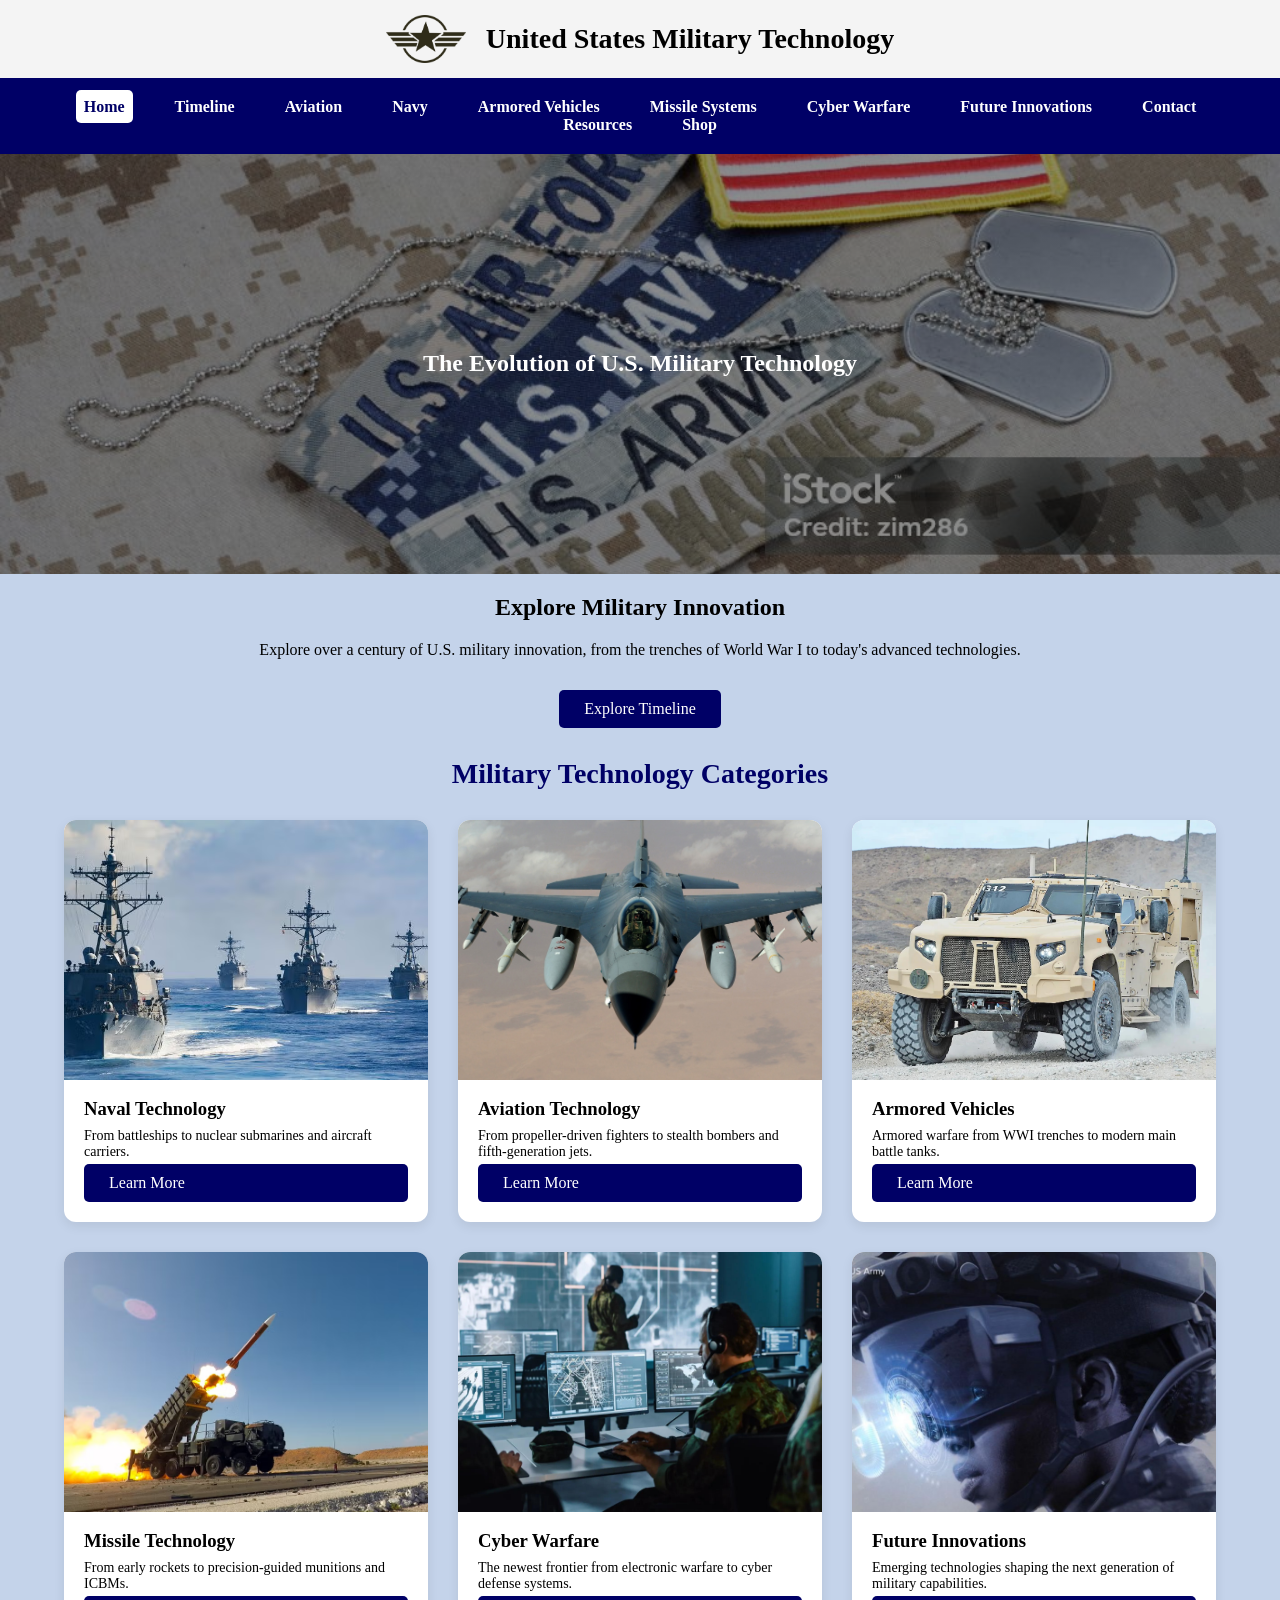
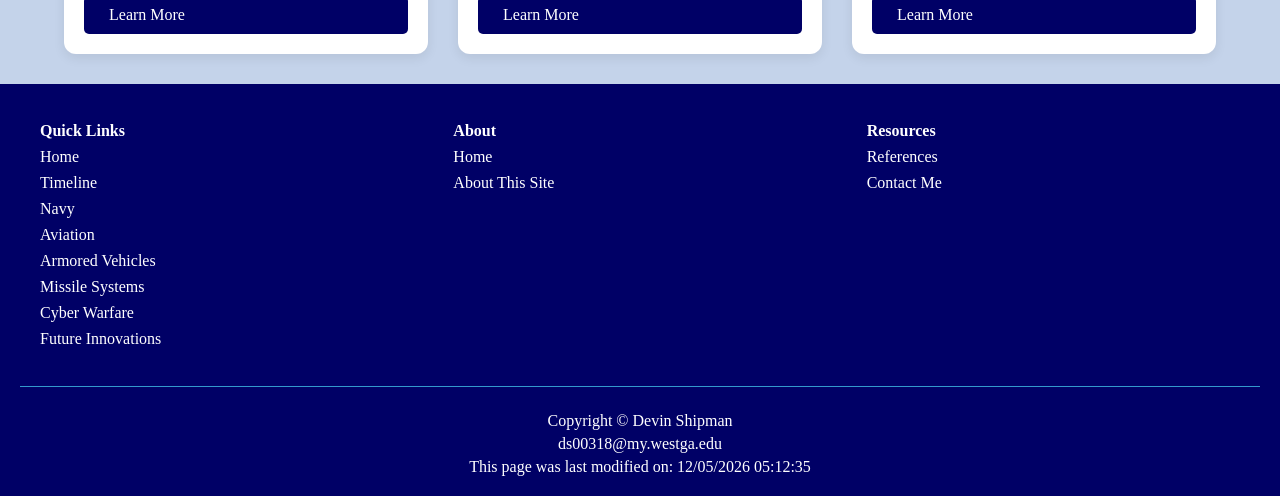
<file: index.html>
<!DOCTYPE html>
<html lang="en">

<head>
  <meta charset="UTF-8">
  <meta name="viewport" content="width=device-width, initial-scale=1.0">
  <meta name="description"
    content="Discover the evolution of U.S. military technology from WWI to today's advanced aviation, naval systems, armored vehicles, missiles, and cyber warfare innovations.">
  <title>Home | Military Technology</title>
  <link rel="stylesheet" href="project.css">
</head>

<body>

  <header class="top-header">
    <img src="images/logo1.png" alt="United States Military Technology website logo" class="logo">
    <a href="index.html" class="site-title-link">
      <h1 class="site-title">United States Military Technology</h1>
    </a>
  </header>

  <nav>
    <ul class="navbar">
      <li><a href="index.html">Home</a></li>
      <li><a href="timeline.html">Timeline</a></li>
      <li><a href="aviation.html">Aviation</a></li>
      <li><a href="navy.html">Navy</a></li>
      <li><a href="armored-vehicles.html">Armored Vehicles</a></li>
      <li><a href="missile-systems.html">Missile Systems</a></li>
      <li><a href="cyber-warfare.html">Cyber Warfare</a></li>
      <li><a href="future-innovations.html">Future Innovations</a></li>
      <li><a href="contact.html">Contact</a></li>
      <li><a href="resources.html">Resources</a></li>
      <li><a href="products.html">Shop</a></li>
    </ul>
  </nav>

  <main>

    <section class="hero">
      <h2>The Evolution of U.S. Military Technology</h2>
    </section>

    <section class="description">
      <h2>Explore Military Innovation</h2>
      <p>
        Explore over a century of U.S. military innovation, from the trenches of World War I to today's advanced
        technologies.
      </p>
      <a href="timeline.html" class="btn">Explore Timeline</a>
    </section>

    <section class="categories">

      <h2 class="section-title">Military Technology Categories</h2>

      <div class="learn-section">

        <article class="learn-card">
          <img src="images/navalhero_image1.avif" alt="Naval ships and submarines">
          <h3>Naval Technology</h3>
          <p>From battleships to nuclear submarines and aircraft carriers.</p>
          <a href="navy.html" class="btn">Learn More</a>
        </article>

        <article class="learn-card">
          <img src="images/aviationhero_image1.jpg" alt="Military aircraft and jets">
          <h3>Aviation Technology</h3>
          <p>From propeller-driven fighters to stealth bombers and fifth-generation jets.</p>
          <a href="aviation.html" class="btn">Learn More</a>
        </article>

        <article class="learn-card">
          <img src="images/armoredvehicleshero_image1.jpg" alt="Military tanks and armored vehicles">
          <h3>Armored Vehicles</h3>
          <p>Armored warfare from WWI trenches to modern main battle tanks.</p>
          <a href="armored-vehicles.html" class="btn">Learn More</a>
        </article>

        <article class="learn-card">
          <img src="images/missilehero_image1.avif" alt="Missile launch systems">
          <h3>Missile Technology</h3>
          <p>From early rockets to precision-guided munitions and ICBMs.</p>
          <a href="missile-systems.html" class="btn">Learn More</a>
        </article>

        <article class="learn-card">
          <img src="images/cyberwarfarehero_image1.jpg" alt="Cyber warfare and digital defense">
          <h3>Cyber Warfare</h3>
          <p>The newest frontier from electronic warfare to cyber defense systems.</p>
          <a href="cyber-warfare.html" class="btn">Learn More</a>
        </article>

        <article class="learn-card">
          <img src="images/futureinnovationshero_image1.jpeg" alt="Futuristic military technology concepts">
          <h3>Future Innovations</h3>
          <p>Emerging technologies shaping the next generation of military capabilities.</p>
          <a href="future-innovations.html" class="btn">Learn More</a>
        </article>

      </div>
    </section>

  </main>

  <footer>
    <div class="footer-container">

      <div class="footer-section">
        <p><strong>Quick Links</strong></p>
        <p><a href="index.html" class="active">Home</a></p>
        <p><a href="timeline.html">Timeline</a></p>
        <p><a href="navy.html">Navy</a></p>
        <p><a href="aviation.html">Aviation</a></p>
        <p><a href="armored-vehicles.html">Armored Vehicles</a></p>
        <p><a href="missile-systems.html">Missile Systems</a></p>
        <p><a href="cyber-warfare.html">Cyber Warfare</a></p>
        <p><a href="future-innovations.html">Future Innovations</a></p>
      </div>

      <div class="footer-section">
        <p><strong>About</strong></p>
        <p><a href="index.html">Home</a></p>
        <p><a href="timeline.html">About This Site</a></p>
      </div>

      <div class="footer-section">
        <p><strong>Resources</strong></p>
        <p><a href="resources.html">References</a></p>
        <p><a href="mailto:ds00318@my.westga.edu">Contact Me</a></p>
      </div>

    </div>

    <div class="footer-copyright">
      <p>Copyright &copy; Devin Shipman</p>
      <p><a href="mailto:ds00318@my.westga.edu">ds00318@my.westga.edu</a></p>
      <div>
        <script>
          document.write("This page was last modified on: " + document.lastModified)
        </script>
      </div>
    </div>
  </footer>

  <script src="script.js"></script>

</body>

</html>
</file>
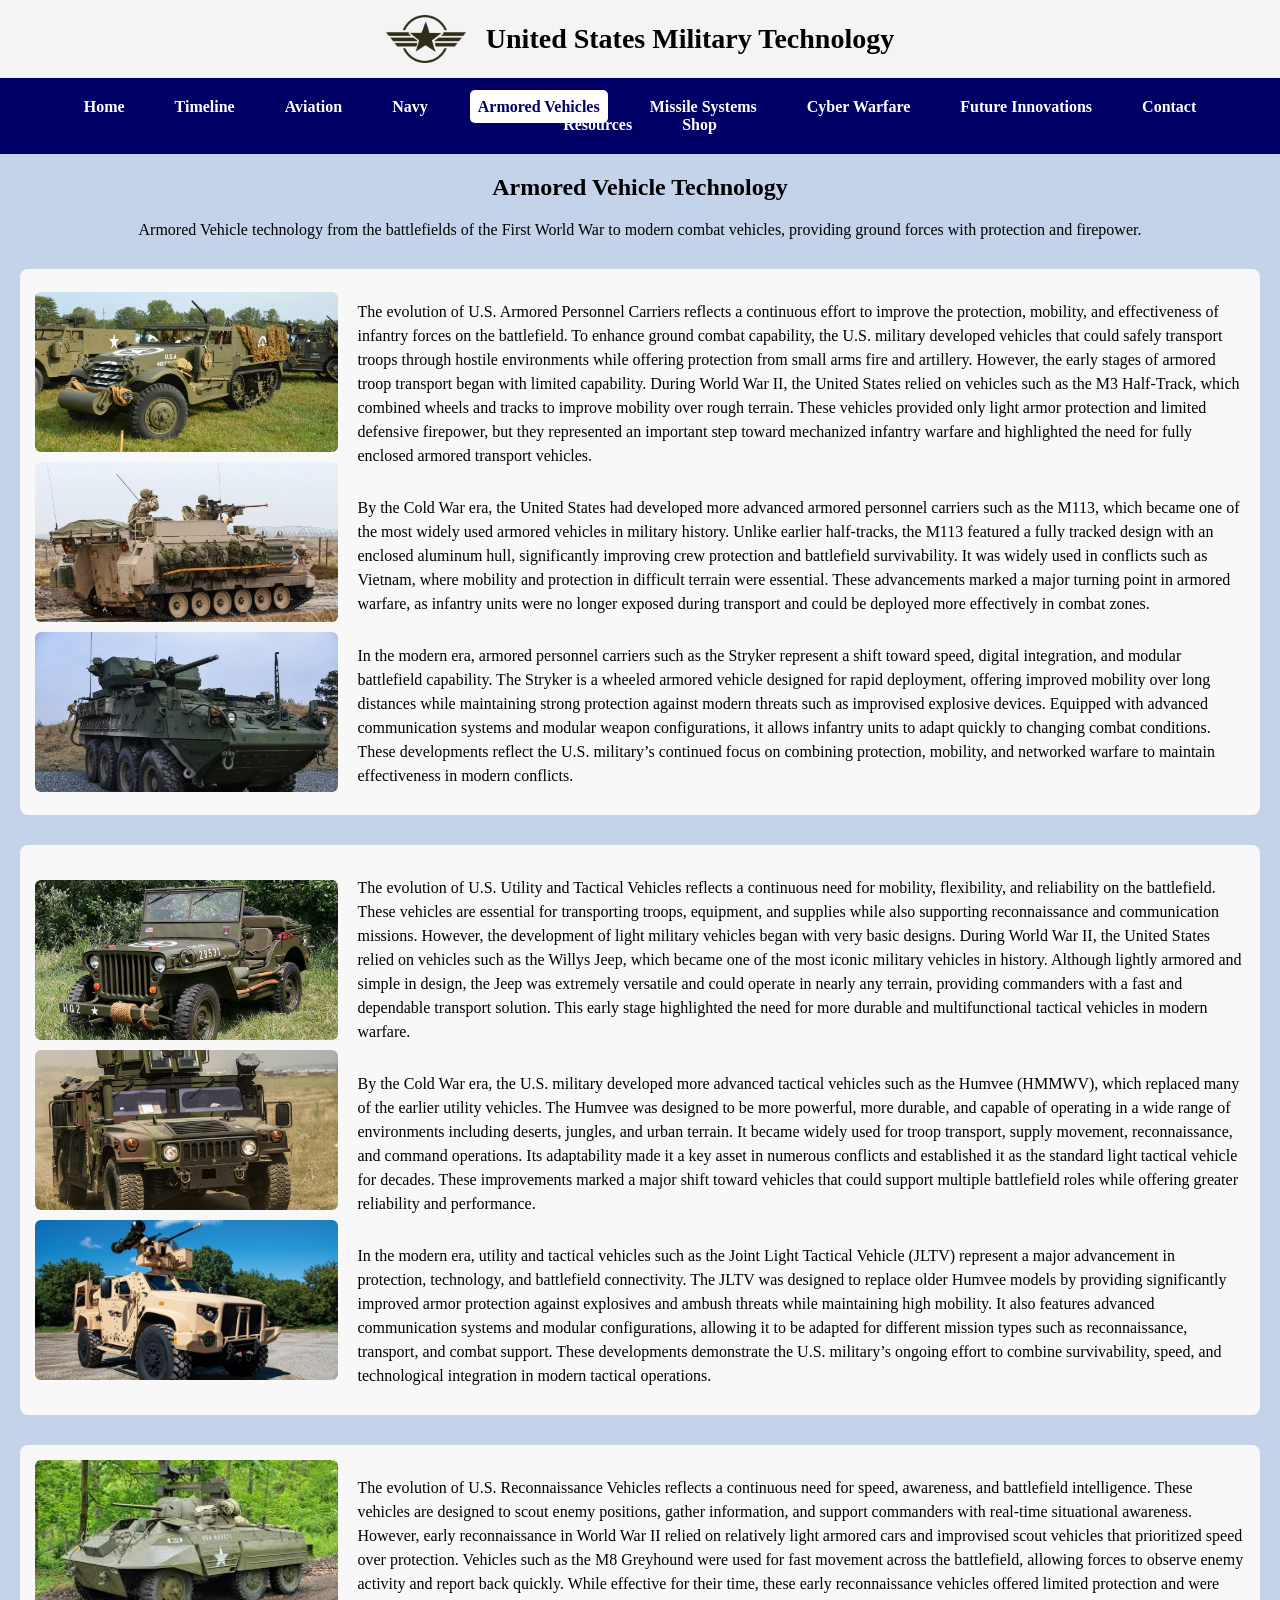
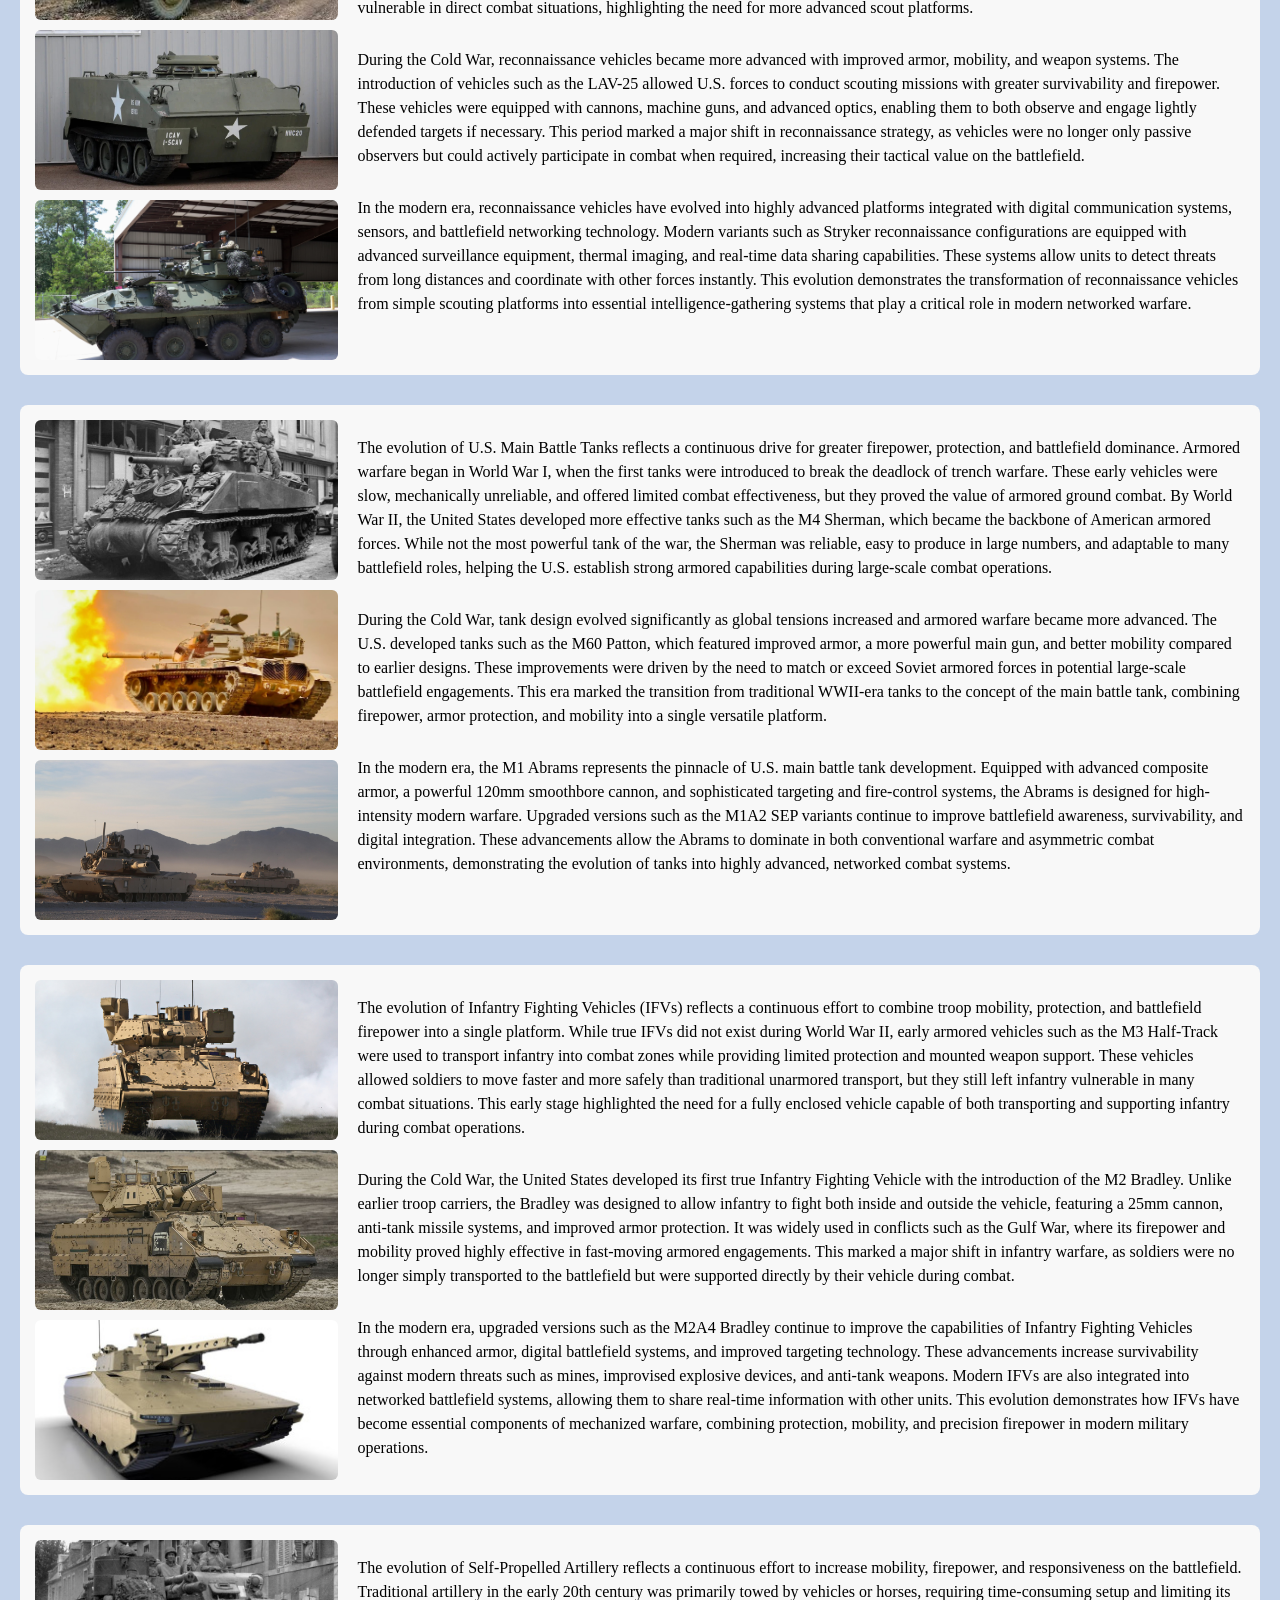
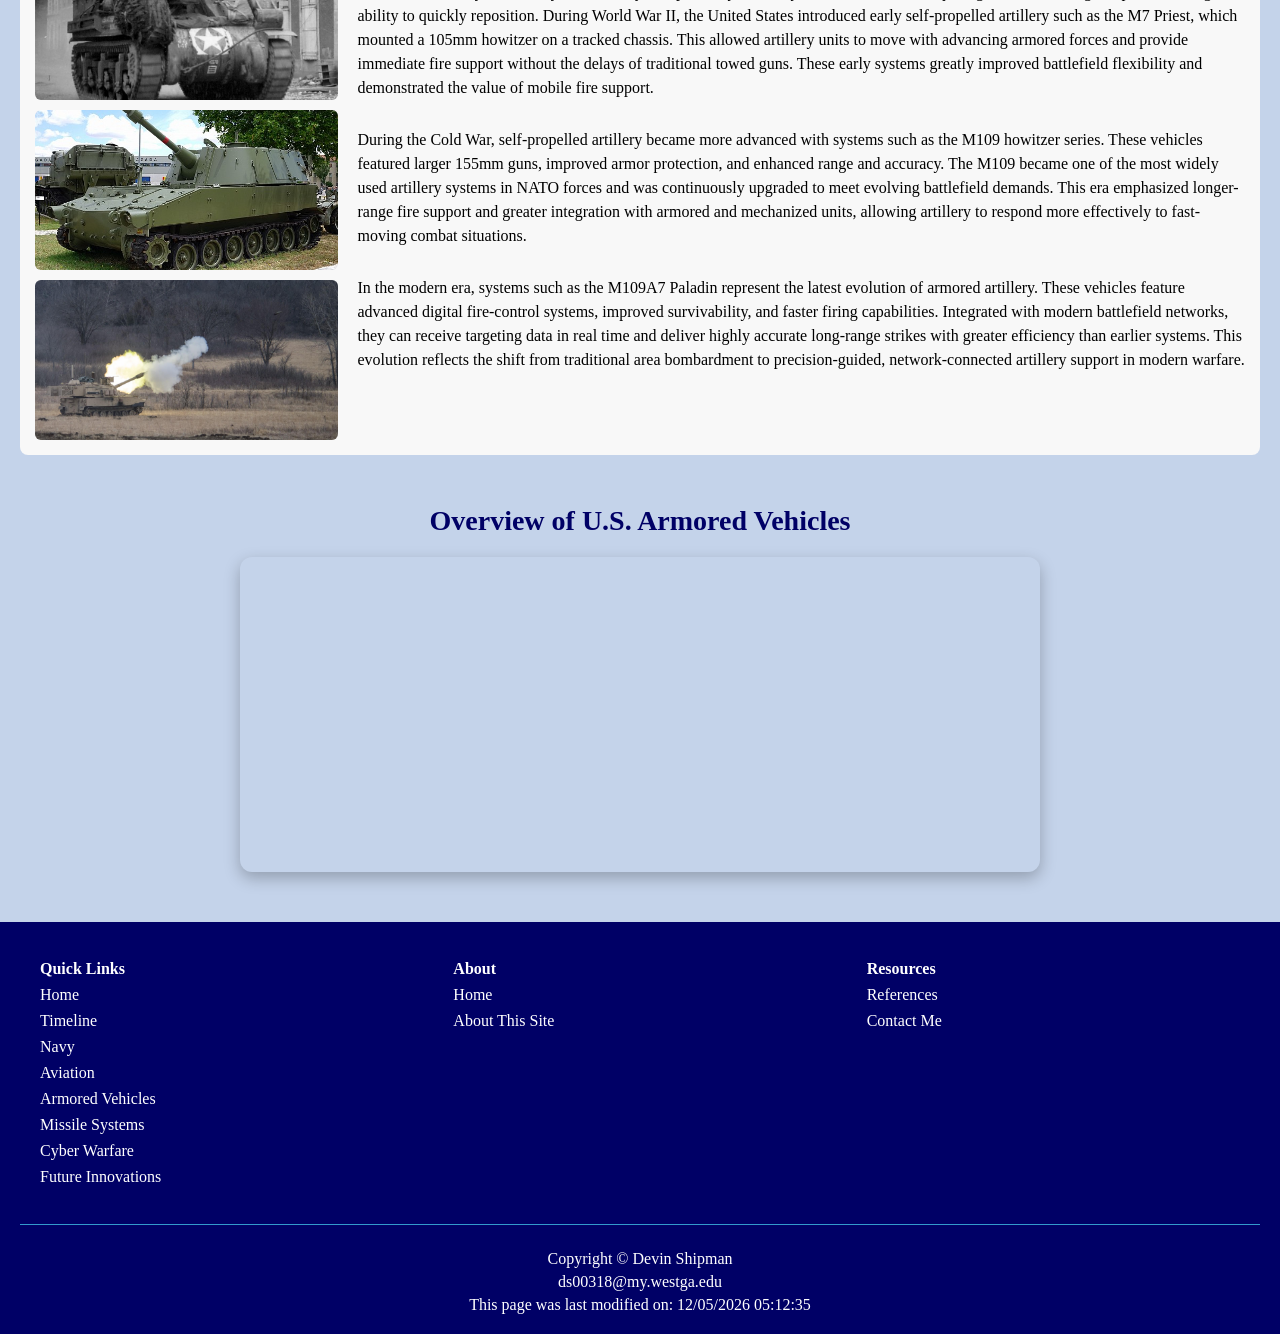
<file: armored-vehicles.html>
<!DOCTYPE html>
<html lang="en">

<head>
  <meta charset="UTF-8">
  <meta name="viewport" content="width=device-width, initial-scale=1.0">
  <meta name="description"
    content="Explore the evolution of U.S. armored vehicles, including  armored personnel carriers, tanks, reconnaissance vehicles, IFVs, and self-propelled artillery.">
  <title>Armored Vehicles | Military Technology</title>
  <link rel="stylesheet" href="project.css">
</head>

<body>

  <header class="top-header">
    <img src="images/logo1.png" alt="Logo" class="logo">
    <a href="index.html" class="site-title-link">
      <h1 class="site-title">United States Military Technology</h1>
    </a>
  </header>

  <nav>
    <ul class="navbar">
      <li><a href="index.html">Home</a></li>
      <li><a href="timeline.html">Timeline</a></li>
      <li><a href="aviation.html">Aviation</a></li>
      <li><a href="navy.html">Navy</a></li>
      <li><a href="armored-vehicles.html">Armored Vehicles</a></li>
      <li><a href="missile-systems.html">Missile Systems</a></li>
      <li><a href="cyber-warfare.html">Cyber Warfare</a></li>
      <li><a href="future-innovations.html">Future Innovations</a></li>
      <li><a href="contact.html">Contact</a></li>
      <li><a href="resources.html">Resources</a></li>
      <li><a href="products.html">Shop</a></li>
    </ul>
  </nav>

  <main>

    <section class="description">
      <h2> Armored Vehicle Technology</h2>
      <p>Armored Vehicle technology from the battlefields of the First World War to modern combat vehicles, providing
        ground
        forces with protection
        and firepower.</p>
    </section>


    <div class="content-section">

      <div class="content-card">
        <div class="image-column">
          <img src="images/M3_Half_Track.jpg" alt="M3 Half Track">
          <img src="images/M113_APC.jpeg" alt="M113 APC">
          <img src="images/Stryker.jpg" alt="Stryker">
        </div>

        <div class="content-text">
          <p>The evolution of U.S. Armored Personnel Carriers reflects a continuous effort to improve the protection,
            mobility, and effectiveness of infantry forces on the battlefield. To enhance ground combat capability, the
            U.S. military developed vehicles that could safely transport troops through hostile environments while
            offering protection from small arms fire and artillery. However, the early stages of armored troop transport
            began with limited capability. During World War II, the United States relied on vehicles such as the M3
            Half-Track, which combined wheels and tracks to improve mobility over rough terrain. These vehicles provided
            only light armor protection and limited defensive firepower, but they represented an important step toward
            mechanized infantry warfare and highlighted the need for fully enclosed armored transport vehicles.</p>
          <p>By the Cold War era, the United States had developed more advanced armored personnel carriers such as the
            M113, which became one of the most widely used armored vehicles in military history. Unlike earlier
            half-tracks, the M113 featured a fully tracked design with an enclosed aluminum hull, significantly
            improving
            crew protection and battlefield survivability. It was widely used in conflicts such as Vietnam, where
            mobility
            and protection in difficult terrain were essential. These advancements marked a major turning point in
            armored
            warfare, as infantry units were no longer exposed during transport and could be deployed more effectively in
            combat zones.</p>
          <p>In the modern era, armored personnel carriers such as the Stryker represent a shift toward speed, digital
            integration, and modular battlefield capability. The Stryker is a wheeled armored vehicle designed for rapid
            deployment, offering improved mobility over long distances while maintaining strong protection against
            modern
            threats such as improvised explosive devices. Equipped with advanced communication systems and modular
            weapon
            configurations, it allows infantry units to adapt quickly to changing combat conditions. These developments
            reflect the U.S. military’s continued focus on combining protection, mobility, and networked warfare to
            maintain effectiveness in modern conflicts.</p>
        </div>
      </div>

      <div class="content-card">
        <div class="image-column">
          <img src="images/Willys_MB_Jeep.jpg" alt="Willys MB Jeep">
          <img src="images/Humvee.jpg" alt="Humvee">
          <img src="images/JLTV.jpg" alt="JLTV">
        </div>

        <div class="content-text">
          <p>The evolution of U.S. Utility and Tactical Vehicles reflects a continuous need for mobility, flexibility,
            and
            reliability on the battlefield. These vehicles are essential for transporting troops, equipment, and
            supplies
            while also supporting reconnaissance and communication missions. However, the development of light military
            vehicles began with very basic designs. During World War II, the United States relied on vehicles such as
            the
            Willys Jeep, which became one of the most iconic military vehicles in history. Although lightly armored and
            simple in design, the Jeep was extremely versatile and could operate in nearly any terrain, providing
            commanders with a fast and dependable transport solution. This early stage highlighted the need for more
            durable and multifunctional tactical vehicles in modern warfare.</p>
          <p>By the Cold War era, the U.S. military developed more advanced tactical vehicles such as the Humvee
            (HMMWV),
            which replaced many of the earlier utility vehicles. The Humvee was designed to be more powerful, more
            durable, and capable of operating in a wide range of environments including deserts, jungles, and urban
            terrain. It became widely used for troop transport, supply movement, reconnaissance, and command operations.
            Its adaptability made it a key asset in numerous conflicts and established it as the standard light tactical
            vehicle for decades. These improvements marked a major shift toward vehicles that could support multiple
            battlefield roles while offering greater reliability and performance.</p>
          <p>In the modern era, utility and tactical vehicles such as the Joint Light Tactical Vehicle (JLTV) represent
            a
            major advancement in protection, technology, and battlefield connectivity. The JLTV was designed to replace
            older Humvee models by providing significantly improved armor protection against explosives and ambush
            threats
            while maintaining high mobility. It also features advanced communication systems and modular configurations,
            allowing it to be adapted for different mission types such as reconnaissance, transport, and combat support.
            These developments demonstrate the U.S. military’s ongoing effort to combine survivability, speed, and
            technological integration in modern tactical operations.</p>
        </div>
      </div>

      <div class="content-card">
        <div class="image-column">
          <img src="images/M8_Greyhound.jpg" alt="M8 Greyhound">
          <img src="images/M114_AFV.jpg" alt="M114 AFV">
          <img src="images/LAV_25.jpg" alt="LAV-25">
        </div>
        <div class="content-text">
          <p>The evolution of U.S. Reconnaissance Vehicles reflects a continuous need for speed, awareness, and
            battlefield intelligence. These vehicles are designed to scout enemy positions, gather information, and
            support commanders with real-time situational awareness. However, early reconnaissance in World War II
            relied
            on relatively light armored cars and improvised scout vehicles that prioritized speed over protection.
            Vehicles such as the M8 Greyhound were used for fast movement across the battlefield, allowing forces to
            observe enemy activity and report back quickly. While effective for their time, these early reconnaissance
            vehicles offered limited protection and were vulnerable in direct combat situations, highlighting the need
            for
            more advanced scout platforms.</p>
          <p>During the Cold War, reconnaissance vehicles became more advanced with improved armor, mobility, and weapon
            systems. The introduction of vehicles such as the LAV-25 allowed U.S. forces to conduct scouting missions
            with
            greater survivability and firepower. These vehicles were equipped with cannons, machine guns, and advanced
            optics, enabling them to both observe and engage lightly defended targets if necessary. This period marked a
            major shift in reconnaissance strategy, as vehicles were no longer only passive observers but could actively
            participate in combat when required, increasing their tactical value on the battlefield.</p>
          <p>In the modern era, reconnaissance vehicles have evolved into highly advanced platforms integrated with
            digital communication systems, sensors, and battlefield networking technology. Modern variants such as
            Stryker
            reconnaissance configurations are equipped with advanced surveillance equipment, thermal imaging, and
            real-time data sharing capabilities. These systems allow units to detect threats from long distances and
            coordinate with other forces instantly. This evolution demonstrates the transformation of reconnaissance
            vehicles from simple scouting platforms into essential intelligence-gathering systems that play a critical
            role in modern networked warfare.</p>
        </div>
      </div>

      <div class="content-card">
        <div class="image-column">
          <img src="images/M4_Sherman.jpg" alt="M4 Sherman">
          <img src="images/M60_Tank.jpg" alt="M60 Tank">
          <img src="images/M1Abrams.jpg" alt="M1 Abrams">
        </div>
        <div class="content-text">
          <p>The evolution of U.S. Main Battle Tanks reflects a continuous drive for greater firepower, protection, and
            battlefield dominance. Armored warfare began in World War I, when the first tanks were introduced to break
            the
            deadlock of trench warfare. These early vehicles were slow, mechanically unreliable, and offered limited
            combat effectiveness, but they proved the value of armored ground combat. By World War II, the United States
            developed more effective tanks such as the M4 Sherman, which became the backbone of American armored forces.
            While not the most powerful tank of the war, the Sherman was reliable, easy to produce in large numbers, and
            adaptable to many battlefield roles, helping the U.S. establish strong armored capabilities during
            large-scale
            combat operations.</p>
          <p>During the Cold War, tank design evolved significantly as global tensions increased and armored warfare
            became more advanced. The U.S. developed tanks such as the M60 Patton, which featured improved armor, a more
            powerful main gun, and better mobility compared to earlier designs. These improvements were driven by the
            need
            to match or exceed Soviet armored forces in potential large-scale battlefield engagements. This era marked
            the
            transition from traditional WWII-era tanks to the concept of the main battle tank, combining firepower,
            armor
            protection, and mobility into a single versatile platform.</p>
          <p>In the modern era, the M1 Abrams represents the pinnacle of U.S. main battle tank development. Equipped
            with
            advanced composite armor, a powerful 120mm smoothbore cannon, and sophisticated targeting and fire-control
            systems, the Abrams is designed for high-intensity modern warfare. Upgraded versions such as the M1A2 SEP
            variants continue to improve battlefield awareness, survivability, and digital integration. These
            advancements
            allow the Abrams to dominate in both conventional warfare and asymmetric combat environments, demonstrating
            the evolution of tanks into highly advanced, networked combat systems.</p>
        </div>
      </div>


      <div class="content-card">
        <div class="image-column">
          <img src="images/M2_Bradley_IFV.jpg" alt="Bradley IFV">
          <img src="images/M2A4_Bradley_Fighting_Vehicle.jpg" alt="Bradley IFV">
          <img src="images/XM_30_Mechanized_Vehicle.jpg" alt="XM_30_Mechanized_Vehicle">
        </div>
        <div class="content-text">
          <p>The evolution of Infantry Fighting Vehicles (IFVs) reflects a continuous effort to combine troop mobility,
            protection, and battlefield firepower into a single platform. While true IFVs did not exist during World War
            II, early armored vehicles such as the M3 Half-Track were used to transport infantry into combat zones while
            providing limited protection and mounted weapon support. These vehicles allowed soldiers to move faster and
            more safely than traditional unarmored transport, but they still left infantry vulnerable in many combat
            situations. This early stage highlighted the need for a fully enclosed vehicle capable of both transporting
            and supporting infantry during combat operations.</p>
          <p>During the Cold War, the United States developed its first true Infantry Fighting Vehicle with the
            introduction of the M2 Bradley. Unlike earlier troop carriers, the Bradley was designed to allow infantry to
            fight both inside and outside the vehicle, featuring a 25mm cannon, anti-tank missile systems, and improved
            armor protection. It was widely used in conflicts such as the Gulf War, where its firepower and mobility
            proved highly effective in fast-moving armored engagements. This marked a major shift in infantry warfare,
            as
            soldiers were no longer simply transported to the battlefield but were supported directly by their vehicle
            during combat.</p>
          <p>In the modern era, upgraded versions such as the M2A4 Bradley continue to improve the capabilities of
            Infantry Fighting Vehicles through enhanced armor, digital battlefield systems, and improved targeting
            technology. These advancements increase survivability against modern threats such as mines, improvised
            explosive devices, and anti-tank weapons. Modern IFVs are also integrated into networked battlefield
            systems,
            allowing them to share real-time information with other units. This evolution demonstrates how IFVs have
            become essential components of mechanized warfare, combining protection, mobility, and precision firepower
            in
            modern military operations.</p>
        </div>
      </div>

      <div class="content-card">
        <div class="image-column">
          <img src="images/M7_Priest_Self_Propelled_Artillery.jpg" alt="M7 Priest Self-Propelled Artillery">
          <img src="images/M108_Self_Propelled_Howitzer.jpg" alt="M108 Self-Propelled Howitzer">
          <img src="images/M109A7_Paladin_Howitzer.jpg" alt="M109A7 Paladin Howitzer">
        </div>
        <div class="content-text">
          <p>The evolution of Self-Propelled Artillery reflects a continuous effort to increase mobility, firepower, and
            responsiveness on the battlefield. Traditional artillery in the early 20th century was primarily towed by
            vehicles or horses, requiring time-consuming setup and limiting its ability to quickly reposition. During
            World
            War II, the United States introduced early self-propelled artillery such as the M7 Priest, which mounted a
            105mm
            howitzer on a tracked chassis. This allowed artillery units to move with advancing armored forces and
            provide
            immediate fire support without the delays of traditional towed guns. These early systems greatly improved
            battlefield flexibility and demonstrated the value of mobile fire support.</p>

          <p>During the Cold War, self-propelled artillery became more advanced with systems such as the M109 howitzer
            series. These vehicles featured larger 155mm guns, improved armor protection, and enhanced range and
            accuracy.
            The M109 became one of the most widely used artillery systems in NATO forces and was continuously upgraded
            to
            meet evolving battlefield demands. This era emphasized longer-range fire support and greater integration
            with
            armored and mechanized units, allowing artillery to respond more effectively to fast-moving combat
            situations.
          </p>
          <p>In the modern era, systems such as the M109A7 Paladin represent the latest evolution of armored artillery.
            These vehicles feature advanced digital fire-control systems, improved survivability, and faster firing
            capabilities. Integrated with modern battlefield networks, they can receive targeting data in real time and
            deliver highly accurate long-range strikes with greater efficiency than earlier systems. This evolution
            reflects the shift from traditional area bombardment to precision-guided, network-connected artillery
            support
            in modern warfare.</p>
        </div>
      </div>

    </div>

    <section class="video-section">
      <h2 class="section-title">Overview of U.S. Armored Vehicles</h2>
      <div class="video-container">
        <iframe width="560" height="315" src="https://www.youtube.com/embed/SCa1Uw73URA?si=VFHiXOcRR_5IKPY6"
          title="YouTube video player"
          allow="accelerometer; autoplay; clipboard-write; encrypted-media; gyroscope; picture-in-picture; web-share"
          referrerpolicy="strict-origin-when-cross-origin" allowfullscreen></iframe>
      </div>
    </section>

  </main>

  <footer>
    <div class="footer-container">

      <div class="footer-section">
        <p><strong>Quick Links</strong></p>
        <p><a href="index.html">Home</a></p>
        <p><a href="timeline.html">Timeline</a></p>
        <p><a href="navy.html">Navy</a></p>
        <p><a href="aviation.html">Aviation</a></p>
        <p><a href="armored-vehicles.html">Armored Vehicles</a></p>
        <p><a href="missile-systems.html">Missile Systems</a></p>
        <p><a href="cyber-warfare.html">Cyber Warfare</a></p>
        <p><a href="future-innovations.html">Future Innovations</a></p>
      </div>

      <div class="footer-section">
        <p><strong>About</strong></p>
        <p><a href="index.html">Home</a></p>
        <p><a href="timeline.html">About This Site</a></p>
      </div>

      <div class="footer-section">
        <p><strong>Resources</strong></p>
        <p><a href="resources.html">References</a></p>
        <p><a href="mailto:ds00318@my.westga.edu">Contact Me</a></p>
      </div>

    </div>

    <div class="footer-copyright">
      <p>Copyright &copy; Devin Shipman</p>
      <p><a href="mailto:ds00318@my.westga.edu">ds00318@my.westga.edu</a></p>
      <div>
        <script>
          document.write("This page was last modified on: " + document.lastModified)
        </script>
      </div>
    </div>
  </footer>
  <script src="script.js"></script>
</body>

</html>
</file>
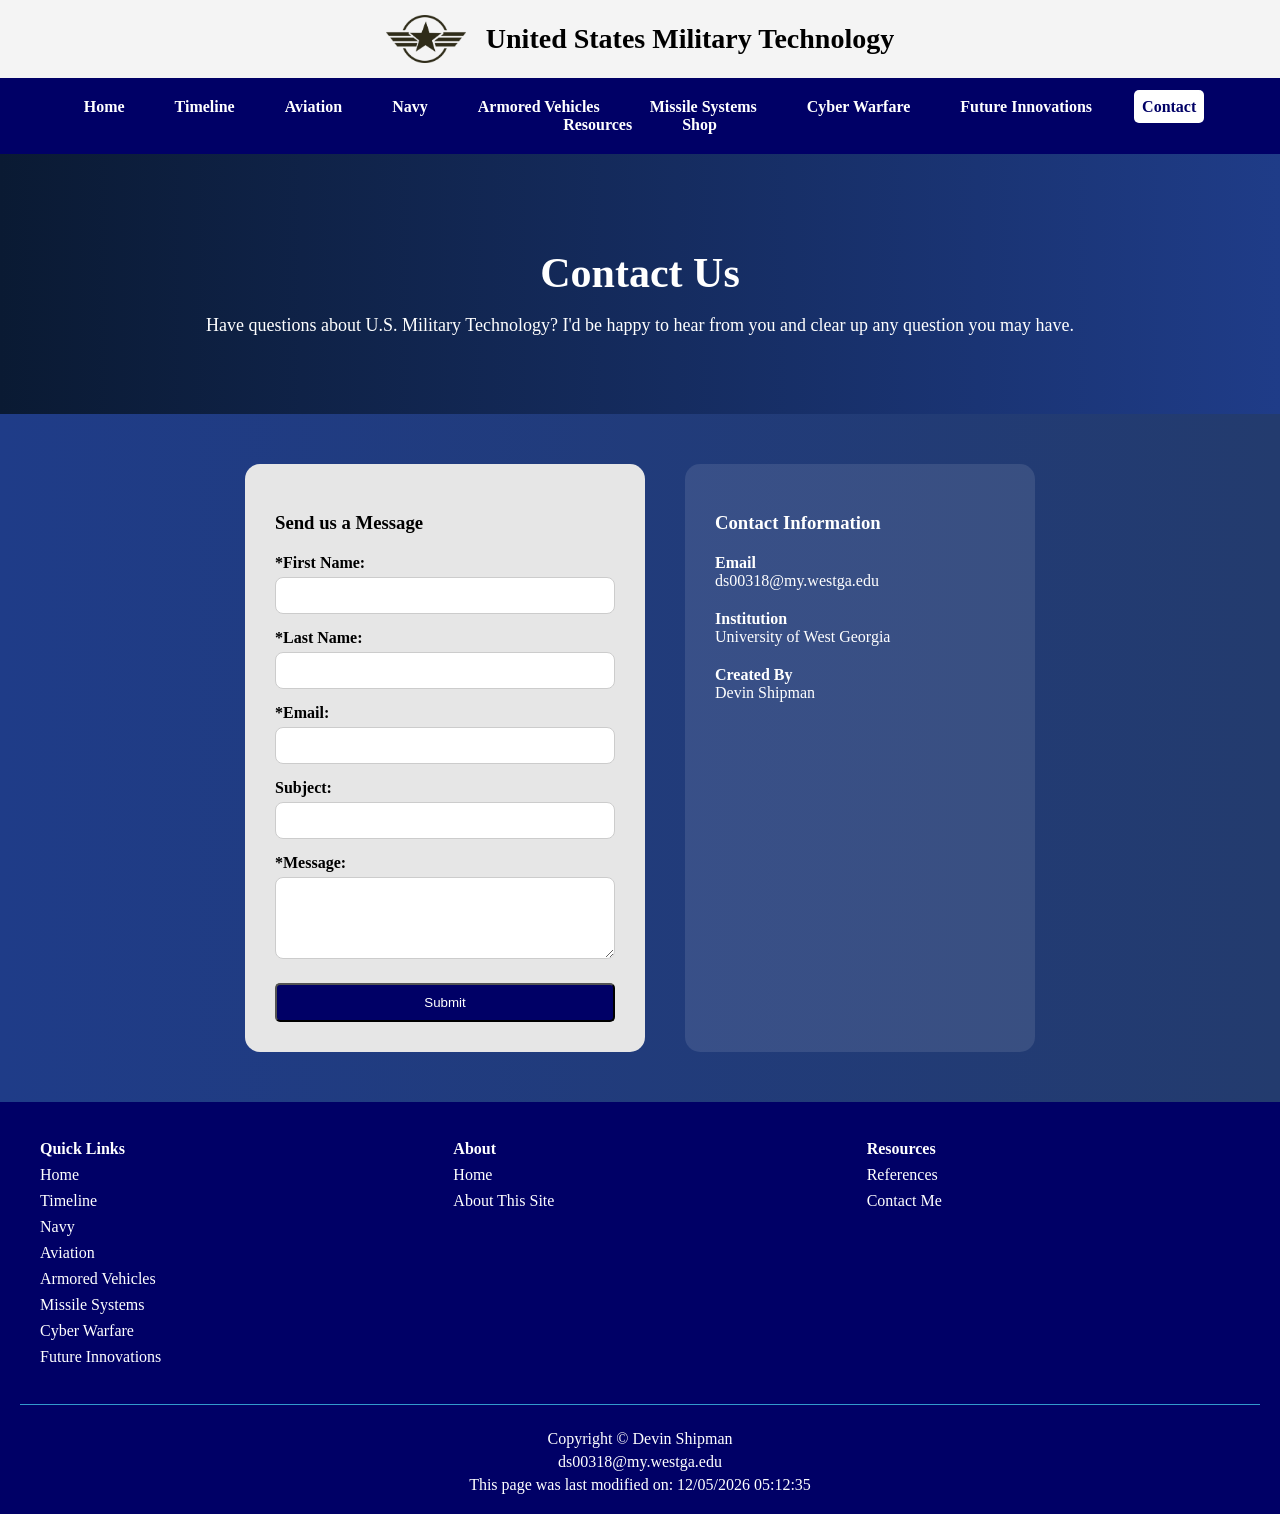
<file: contact.html>
<!DOCTYPE html>
<html lang="en">

<head>
    <meta charset="UTF-8">
    <meta name="viewport" content="width=device-width, initial-scale=1.0">
    <meta name="description"
        content="For any questions or concerns, filling out the form below is the best way to get in contact with the site creator.">
    <title>Contact | Military Technology</title>
    <link rel="stylesheet" href="project.css">
</head>

<body>

    <header class="top-header">
        <img src="images/logo1.png" alt="United States Military Technology website logo" class="logo">
        <a href="index.html" class="site-title-link">
            <h1 class="site-title">United States Military Technology</h1>
        </a>
    </header>

    <nav>
        <ul class="navbar">
            <li><a href="index.html">Home</a></li>
            <li><a href="timeline.html">Timeline</a></li>
            <li><a href="aviation.html">Aviation</a></li>
            <li><a href="navy.html">Navy</a></li>
            <li><a href="armored-vehicles.html">Armored Vehicles</a></li>
            <li><a href="missile-systems.html">Missile Systems</a></li>
            <li><a href="cyber-warfare.html">Cyber Warfare</a></li>
            <li><a href="future-innovations.html">Future Innovations</a></li>
            <li><a href="contact.html">Contact</a></li>
            <li><a href="resources.html">Resources</a></li>
            <li><a href="products.html">Shop</a></li>
        </ul>
    </nav>

    <main>

        <section class="contact-hero">
            <h2>Contact Us</h2>
            <p>Have questions about U.S. Military Technology? I'd be happy to hear from you and clear up any question
                you may have.
            </p>
        </section>

        <section class="contact-container">

            <div class="contact-form">
                <h3>Send us a Message</h3>

                <form method="post" action="https://webdevbasics.net/scripts/demo.php" onsubmit="return validateForm()">

                    <label for="First-Name">*First Name:</label>
                    <input type="text" id="First-Name" name="First-Name" required>

                    <label for="Last-Name">*Last Name:</label>
                    <input type="text" id="Last-Name" name="Last-Name" required>

                    <label for="Email">*Email:</label>
                    <input type="email" id="Email" name="Email" required>

                    <label for="Subject">Subject:</label>
                    <input type="text" id="Subject" name="Subject" required>

                    <label for="Message">*Message:</label>
                    <textarea id="Message" name="Message" rows="4" required></textarea>

                    <button type="submit" class="btn">Submit</button>

                </form>
            </div>

            <div class="contact-info">
                <h3>Contact Information</h3>

                <p><strong>Email</strong><br>ds00318@my.westga.edu</p>
                <p><strong>Institution</strong><br>University of West Georgia</p>
                <p><strong>Created By</strong><br>Devin Shipman</p>
            </div>

        </section>

    </main>
    <script src="script.js"></script>

    <footer>
        <div class="footer-container">

            <div class="footer-section">
                <p><strong>Quick Links</strong></p>
                <p><a href="index.html">Home</a></p>
                <p><a href="timeline.html">Timeline</a></p>
                <p><a href="navy.html">Navy</a></p>
                <p><a href="aviation.html">Aviation</a></p>
                <p><a href="armored-vehicles.html">Armored Vehicles</a></p>
                <p><a href="missile-systems.html">Missile Systems</a></p>
                <p><a href="cyber-warfare.html">Cyber Warfare</a></p>
                <p><a href="future-innovations.html">Future Innovations</a></p>
            </div>

            <div class="footer-section">
                <p><strong>About</strong></p>
                <p><a href="index.html">Home</a></p>
                <p><a href="timeline.html">About This Site</a></p>
            </div>

            <div class="footer-section">
                <p><strong>Resources</strong></p>
                <p><a href="resources.html">References</a></p>
                <p><a href="mailto:ds00318@my.westga.edu">Contact Me</a></p>
            </div>

        </div>

        <div class="footer-copyright">
            <p>Copyright &copy; Devin Shipman</p>
            <p><a href="mailto:ds00318@my.westga.edu">ds00318@my.westga.edu</a></p>
            <div>
                <script>
                    document.write("This page was last modified on: " + document.lastModified)
                </script>
            </div>
        </div>
    </footer>

</body>

</html>
</file>
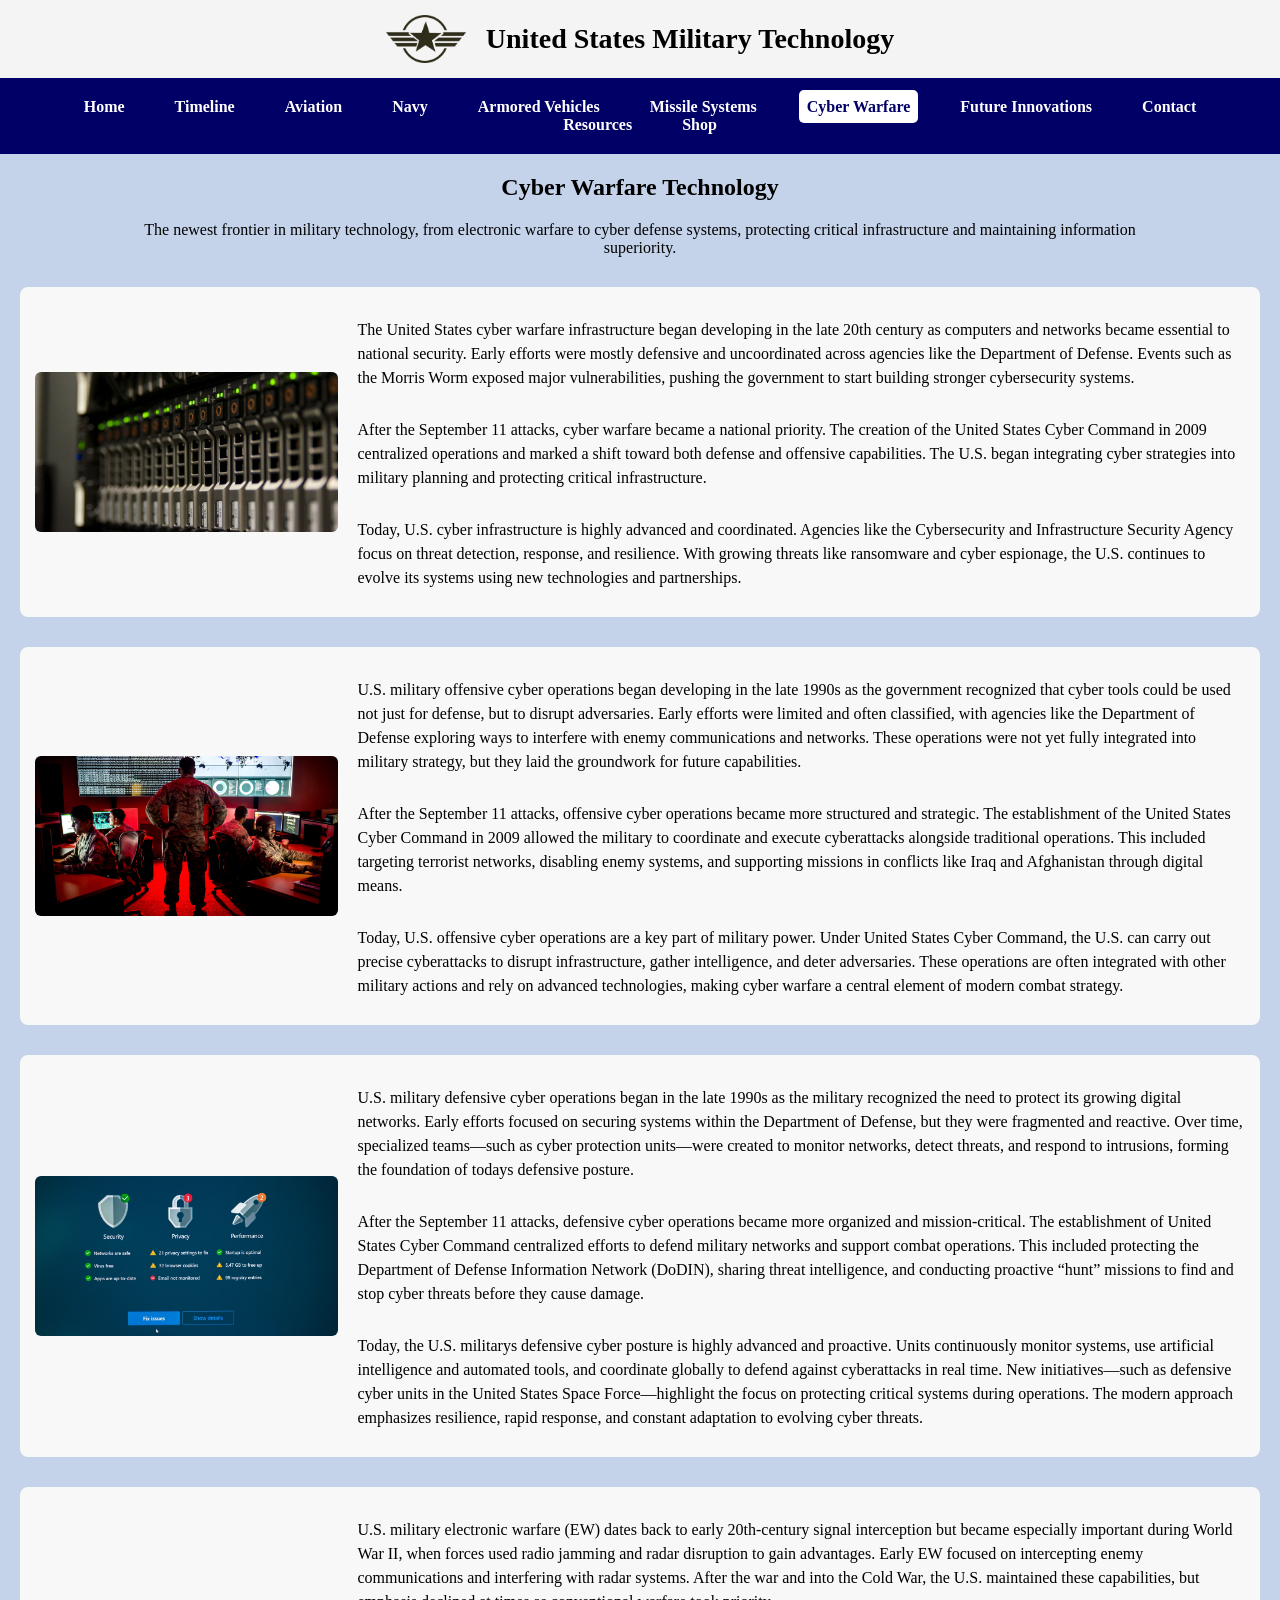
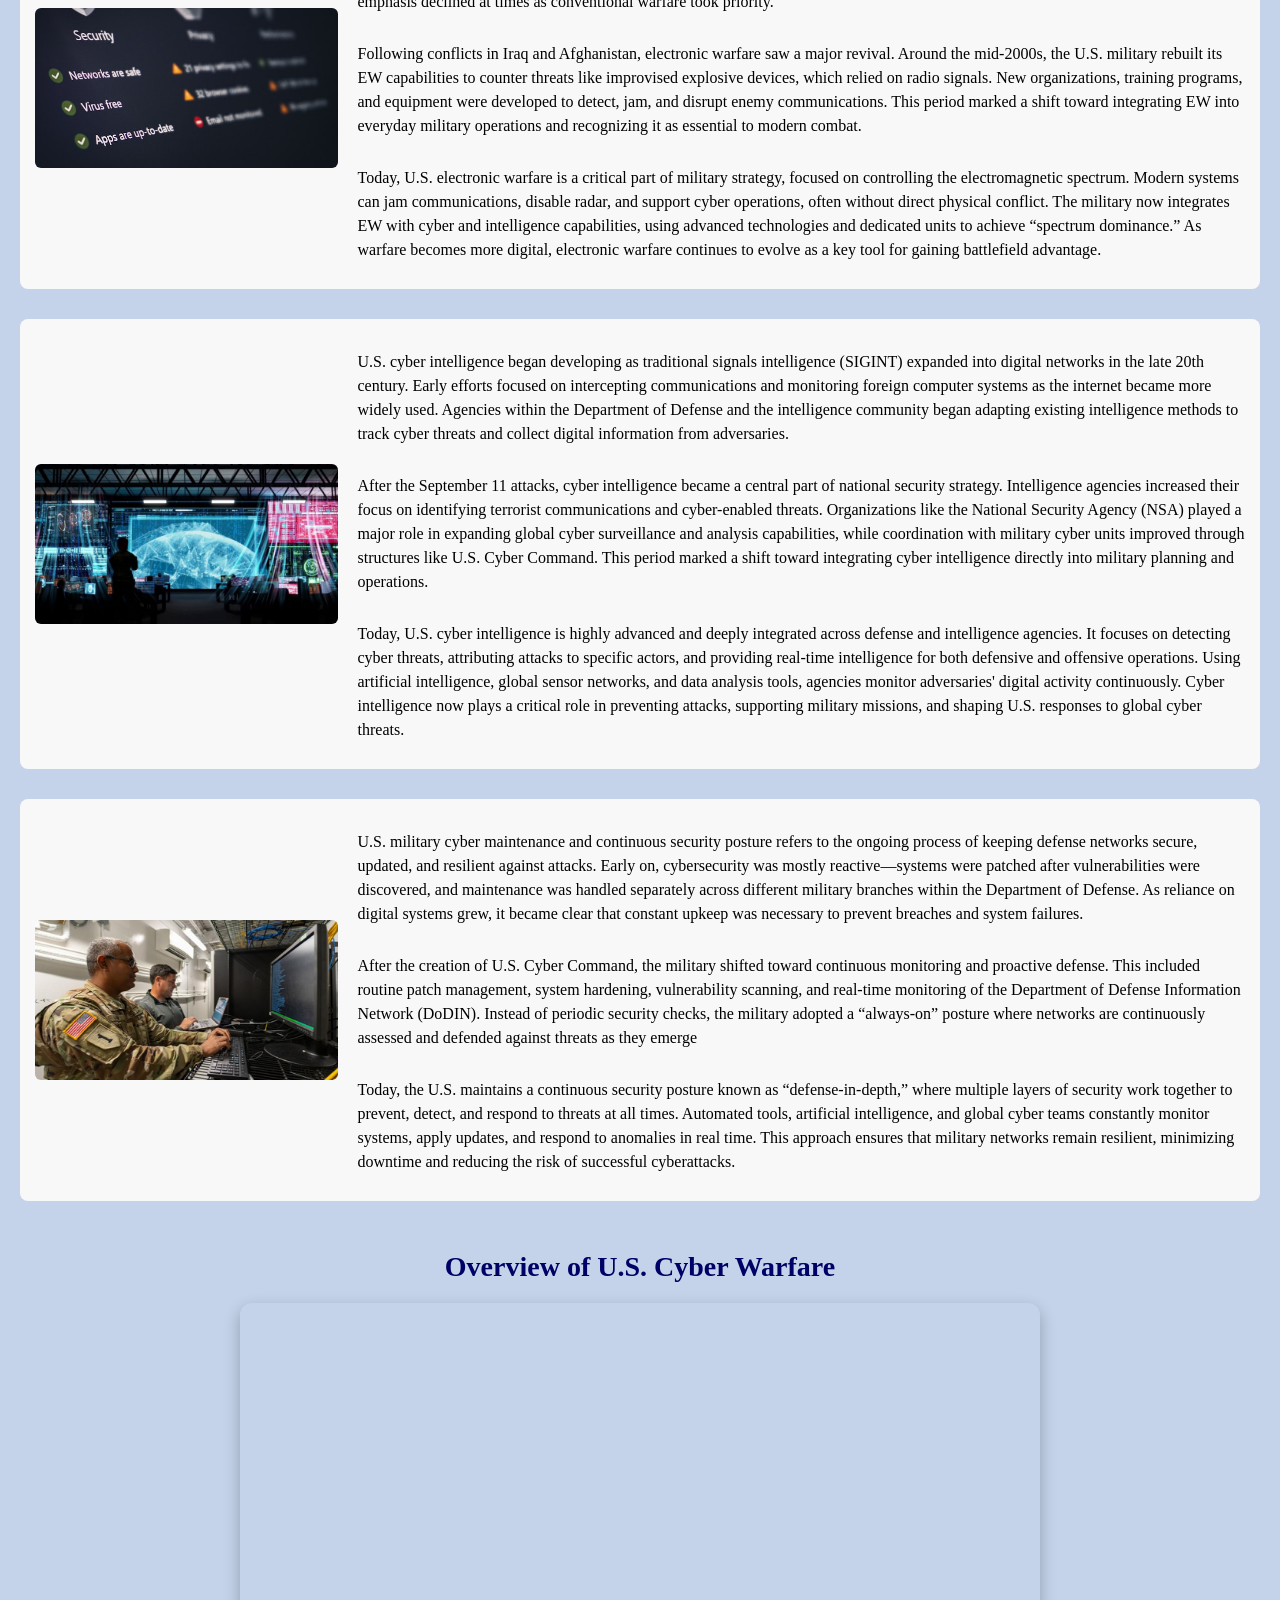
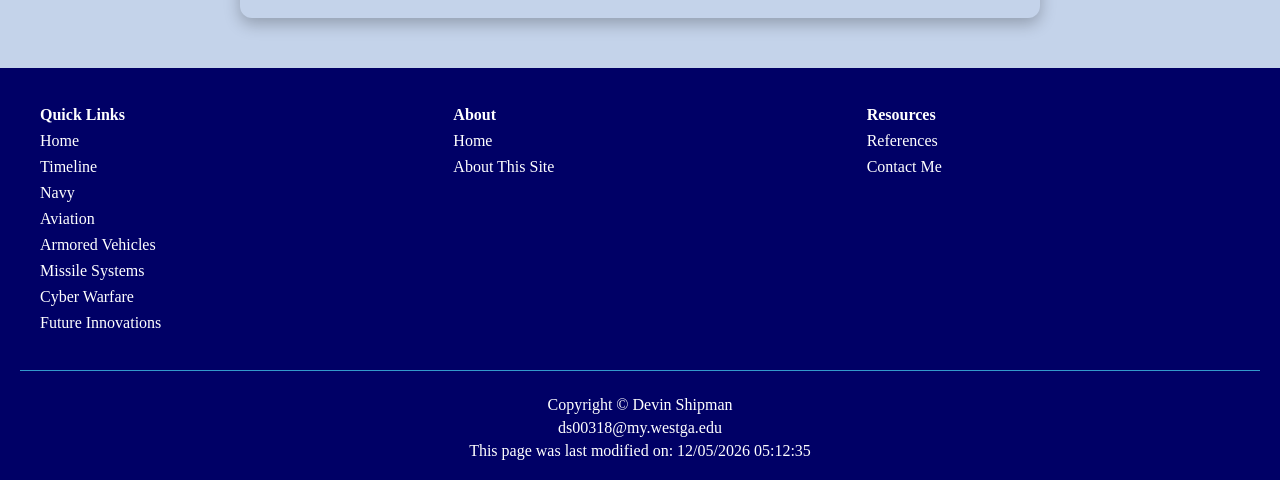
<file: cyber-warfare.html>
<!DOCTYPE html>
<html lang="en">

<head>
  <meta charset="UTF-8">
  <meta name="viewport" content="width=device-width, initial-scale=1.0">
  <meta name="description"
    content="Learn how the U.S. military built its cyber warfare capabilities from early network defense to modern offensive and electronic operations.">
  <title>Cyber Warfare | Military Technology</title>
  <link rel="stylesheet" href="project.css">
</head>

<body>

  <header class="top-header">
    <img src="images/logo1.png" alt="Logo" class="logo">
    <a href="index.html" class="site-title-link">
      <h1 class="site-title">United States Military Technology</h1>
    </a>
  </header>

  <nav>
    <ul class="navbar">
      <li><a href="index.html">Home</a></li>
      <li><a href="timeline.html">Timeline</a></li>
      <li><a href="aviation.html">Aviation</a></li>
      <li><a href="navy.html">Navy</a></li>
      <li><a href="armored-vehicles.html">Armored Vehicles</a></li>
      <li><a href="missile-systems.html">Missile Systems</a></li>
      <li><a href="cyber-warfare.html">Cyber Warfare</a></li>
      <li><a href="future-innovations.html">Future Innovations</a></li>
      <li><a href="contact.html">Contact</a></li>
      <li><a href="resources.html">Resources</a></li>
      <li><a href="products.html">Shop</a></li>
    </ul>
  </nav>

  <main>

    <section class="description">
      <h2> Cyber Warfare Technology</h2>
      <p>The newest frontier in military technology, from electronic warfare to cyber defense systems, protecting
        critical
        infrastructure and maintaining information superiority.</p>
    </section>


    <div class="content-section">

      <div class="content-card">
        <div class="image-column">
          <img src="images/Cyber_Infrastructure.jpg" alt="Cyber Infrastructure">
        </div>

        <div class="content-text">
          <p>The United States cyber warfare infrastructure began developing in the late 20th century as computers and
            networks became essential to national security. Early efforts were mostly defensive and uncoordinated across
            agencies like the Department of Defense. Events such as the Morris Worm exposed major vulnerabilities,
            pushing
            the government to start building stronger cybersecurity systems.
          </p>

          <p>After the September 11 attacks, cyber warfare became a national priority. The creation of the United States
            Cyber Command in 2009 centralized operations and marked a shift toward both defense and offensive
            capabilities. The U.S. began integrating cyber strategies into military planning and protecting critical
            infrastructure.</p>

          <p>Today, U.S. cyber infrastructure is highly advanced and coordinated. Agencies like the Cybersecurity and
            Infrastructure Security Agency focus on threat detection, response, and resilience. With growing threats
            like
            ransomware and cyber espionage, the U.S. continues to evolve its systems using new technologies and
            partnerships.</p>
        </div>
      </div>

      <div class="content-card">
        <div class="image-column">
          <img src="images/Offensive_Cyber_Operations.jpg" alt="Offensive Cyber Operations">
        </div>
        <div class="content-text">
          <p>U.S. military offensive cyber operations began developing in the late 1990s as the government recognized
            that
            cyber tools could be used not just for defense, but to disrupt adversaries. Early efforts were limited and
            often
            classified, with agencies like the Department of Defense exploring ways to interfere with enemy
            communications
            and networks. These operations were not yet fully integrated into military strategy, but they laid the
            groundwork for future capabilities.</p>

          <p>After the September 11 attacks, offensive cyber operations became more structured and strategic. The
            establishment of the United States Cyber Command in 2009 allowed the military to coordinate and execute
            cyberattacks alongside traditional operations. This included targeting terrorist networks, disabling enemy
            systems, and supporting missions in conflicts like Iraq and Afghanistan through digital means.</p>

          <p>Today, U.S. offensive cyber operations are a key part of military power. Under United States Cyber Command,
            the
            U.S. can carry out precise cyberattacks to disrupt infrastructure, gather intelligence, and deter
            adversaries.
            These operations are often integrated with other military actions and rely on advanced technologies, making
            cyber warfare a central element of modern combat strategy.</p>
        </div>
      </div>

      <div class="content-card">
        <div class="image-column">
          <img src="images/Cyber_Deffensive_Operations.jpg" alt="Defensive Cyber Operations">
        </div>
        <div class="content-text">
          <p>U.S. military defensive cyber operations began in the late 1990s as the military recognized the need to
            protect its growing digital networks. Early efforts focused on securing systems within the Department of
            Defense, but they were fragmented and reactive. Over time, specialized teams—such as cyber protection
            units—were created to monitor networks, detect threats, and respond to intrusions, forming the foundation of
            todays defensive posture.</p>

          <p>After the September 11 attacks, defensive cyber operations became more organized and mission-critical. The
            establishment of United States Cyber Command centralized efforts to defend military networks and support
            combat operations. This included protecting the Department of Defense Information Network (DoDIN), sharing
            threat intelligence, and conducting proactive “hunt” missions to find and stop cyber threats before they
            cause
            damage.</p>

          <p>Today, the U.S. militarys defensive cyber posture is highly advanced and proactive. Units continuously
            monitor systems, use artificial intelligence and automated tools, and coordinate globally to defend against
            cyberattacks in real time. New initiatives—such as defensive cyber units in the United States Space
            Force—highlight the focus on protecting critical systems during operations. The modern approach emphasizes
            resilience, rapid response, and constant adaptation to evolving cyber threats.</p>
        </div>
      </div>

      <div class="content-card">
        <div class="image-column">
          <img src="images/Electronic_Warfare.jpg" alt="Electronic Warfare">
        </div>
        <div class="content-text">
          <p>U.S. military electronic warfare (EW) dates back to early 20th-century signal interception but became
            especially important during World War II, when forces used radio jamming and radar disruption to gain
            advantages. Early EW focused on intercepting enemy communications and interfering with radar systems. After
            the
            war and into the Cold War, the U.S. maintained these capabilities, but emphasis declined at times as
            conventional warfare took priority.</p>
          <p>Following conflicts in Iraq and Afghanistan, electronic warfare saw a major revival. Around the mid-2000s,
            the
            U.S. military rebuilt its EW capabilities to counter threats like improvised explosive devices, which relied
            on
            radio signals. New organizations, training programs, and equipment were developed to detect, jam, and
            disrupt
            enemy communications. This period marked a shift toward integrating EW into everyday military operations and
            recognizing it as essential to modern combat.</p>
          <p>Today, U.S. electronic warfare is a critical part of military strategy, focused on controlling the
            electromagnetic spectrum. Modern systems can jam communications, disable radar, and support cyber
            operations,
            often without direct physical conflict. The military now integrates EW with cyber and intelligence
            capabilities,
            using advanced technologies and dedicated units to achieve “spectrum dominance.” As warfare becomes more
            digital, electronic warfare continues to evolve as a key tool for gaining battlefield advantage.</p>
        </div>
      </div>

      <div class="content-card">
        <div class="image-column">
          <img src="images/Cyber_Intelligence.jpg" alt="Cyber Intelligence">
        </div>
        <div class="content-text">
          <p>U.S. cyber intelligence began developing as traditional signals intelligence (SIGINT) expanded into digital
            networks in the late 20th century. Early efforts focused on intercepting communications and monitoring
            foreign
            computer systems as the internet became more widely used. Agencies within the Department of Defense and the
            intelligence community began adapting existing intelligence methods to track cyber threats and collect
            digital
            information from adversaries.</p>
          <p>After the September 11 attacks, cyber intelligence became a central part of national security strategy.
            Intelligence agencies increased their focus on identifying terrorist communications and cyber-enabled
            threats.
            Organizations like the National Security Agency (NSA) played a major role in expanding global cyber
            surveillance and analysis capabilities, while coordination with military cyber units improved through
            structures like U.S. Cyber Command. This period marked a shift toward integrating cyber intelligence
            directly
            into military planning and operations.</p>
          <p>
            Today, U.S. cyber intelligence is highly advanced and deeply integrated across defense and intelligence
            agencies. It focuses on detecting cyber threats, attributing attacks to specific actors, and providing
            real-time intelligence for both defensive and offensive operations. Using artificial intelligence, global
            sensor networks, and data analysis tools, agencies monitor adversaries' digital activity continuously. Cyber
            intelligence now plays a critical role in preventing attacks, supporting military missions, and shaping U.S.
            responses to global cyber threats.
          </p>
        </div>
      </div>

      <div class="content-card">
        <div class="image-column">
          <img src="images/Cyber_Maintenance.jpg" alt="Cyber Maintenance">
        </div>
        <div class="content-text">
          <p>U.S. military cyber maintenance and continuous security posture refers to the ongoing process of keeping
            defense networks secure, updated, and resilient against attacks. Early on, cybersecurity was mostly
            reactive—systems were patched after vulnerabilities were discovered, and maintenance was handled separately
            across different military branches within the Department of Defense. As reliance on digital systems grew, it
            became clear that constant upkeep was necessary to prevent breaches and system failures.</p>
          <p>After the creation of U.S. Cyber Command, the military shifted toward continuous monitoring and proactive
            defense. This included routine patch management, system hardening, vulnerability scanning, and real-time
            monitoring of the Department of Defense Information Network (DoDIN). Instead of periodic security checks,
            the
            military adopted a “always-on” posture where networks are continuously assessed and defended against threats
            as
            they emerge</p>
          <p>Today, the U.S. maintains a continuous security posture known as “defense-in-depth,” where multiple layers
            of
            security work together to prevent, detect, and respond to threats at all times. Automated tools, artificial
            intelligence, and global cyber teams constantly monitor systems, apply updates, and respond to anomalies in
            real
            time. This approach ensures that military networks remain resilient, minimizing downtime and reducing the
            risk
            of successful cyberattacks.</p>
        </div>
      </div>

    </div>
  </main>

  <section class="video-section">
    <h2 class="section-title">Overview of U.S. Cyber Warfare</h2>

    <div class="video-container">
      <iframe width="560" height="315" src="https://www.youtube.com/embed/0h_cVa5fo14?si=65ajBOq6ZWZZk7c1"
        title="YouTube video player"
        allow="accelerometer; autoplay; clipboard-write; encrypted-media; gyroscope; picture-in-picture; web-share"
        referrerpolicy="strict-origin-when-cross-origin" allowfullscreen></iframe>
    </div>
  </section>

  <footer>
    <div class="footer-container">

      <div class="footer-section">
        <p><strong>Quick Links</strong></p>
        <p><a href="index.html">Home</a></p>
        <p><a href="timeline.html">Timeline</a></p>
        <p><a href="navy.html">Navy</a></p>
        <p><a href="aviation.html">Aviation</a></p>
        <p><a href="armored-vehicles.html">Armored Vehicles</a></p>
        <p><a href="missile-systems.html">Missile Systems</a></p>
        <p><a href="cyber-warfare.html">Cyber Warfare</a></p>
        <p><a href="future-innovations.html">Future Innovations</a></p>
      </div>

      <div class="footer-section">
        <p><strong>About</strong></p>
        <p><a href="index.html">Home</a></p>
        <p><a href="timeline.html">About This Site</a></p>
      </div>

      <div class="footer-section">
        <p><strong>Resources</strong></p>
        <p><a href="resources.html">References</a></p>
        <p><a href="mailto:ds00318@my.westga.edu">Contact Me</a></p>
      </div>

    </div>

    <div class="footer-copyright">
      <p>Copyright &copy; Devin Shipman</p>
      <p><a href="mailto:ds00318@my.westga.edu">ds00318@my.westga.edu</a></p>
      <div>
        <script>
          document.write("This page was last modified on: " + document.lastModified)
        </script>
      </div>
    </div>
  </footer>

  <script src="script.js"></script>
</body>

</html>
</file>
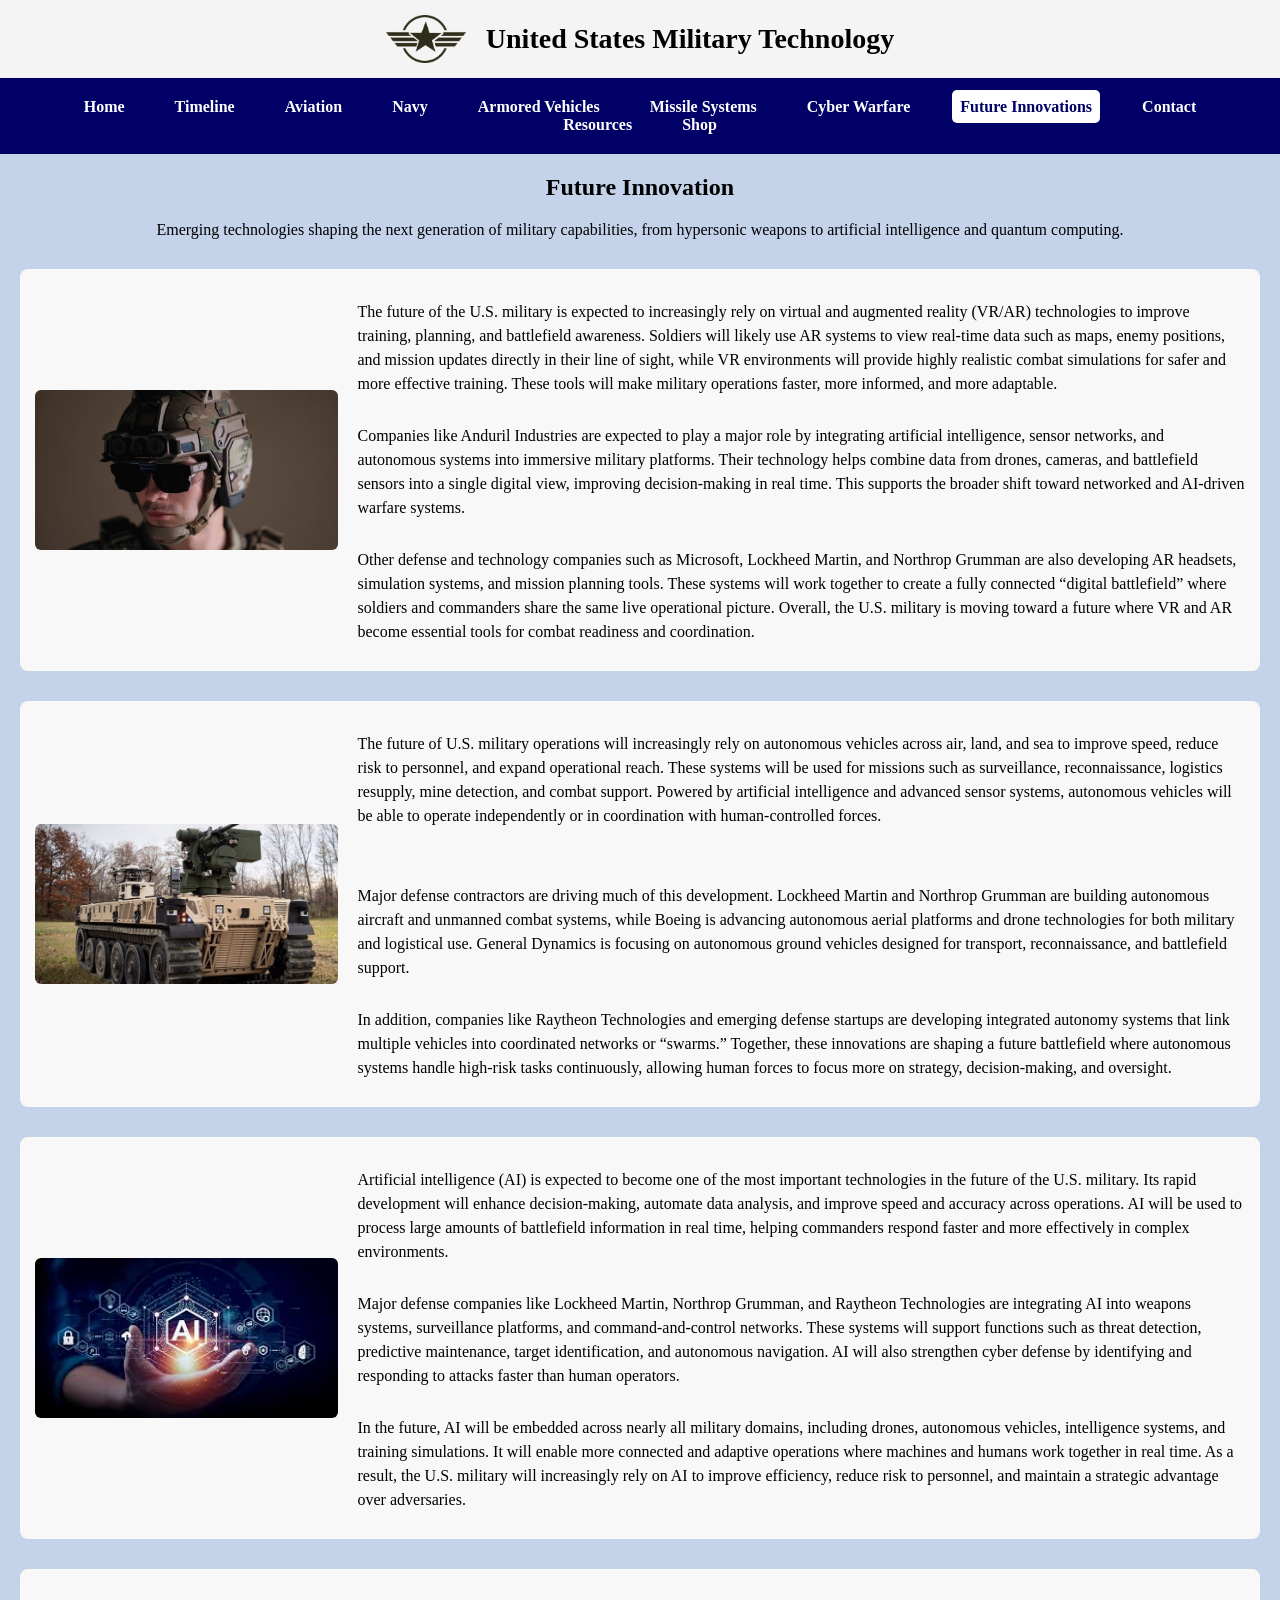
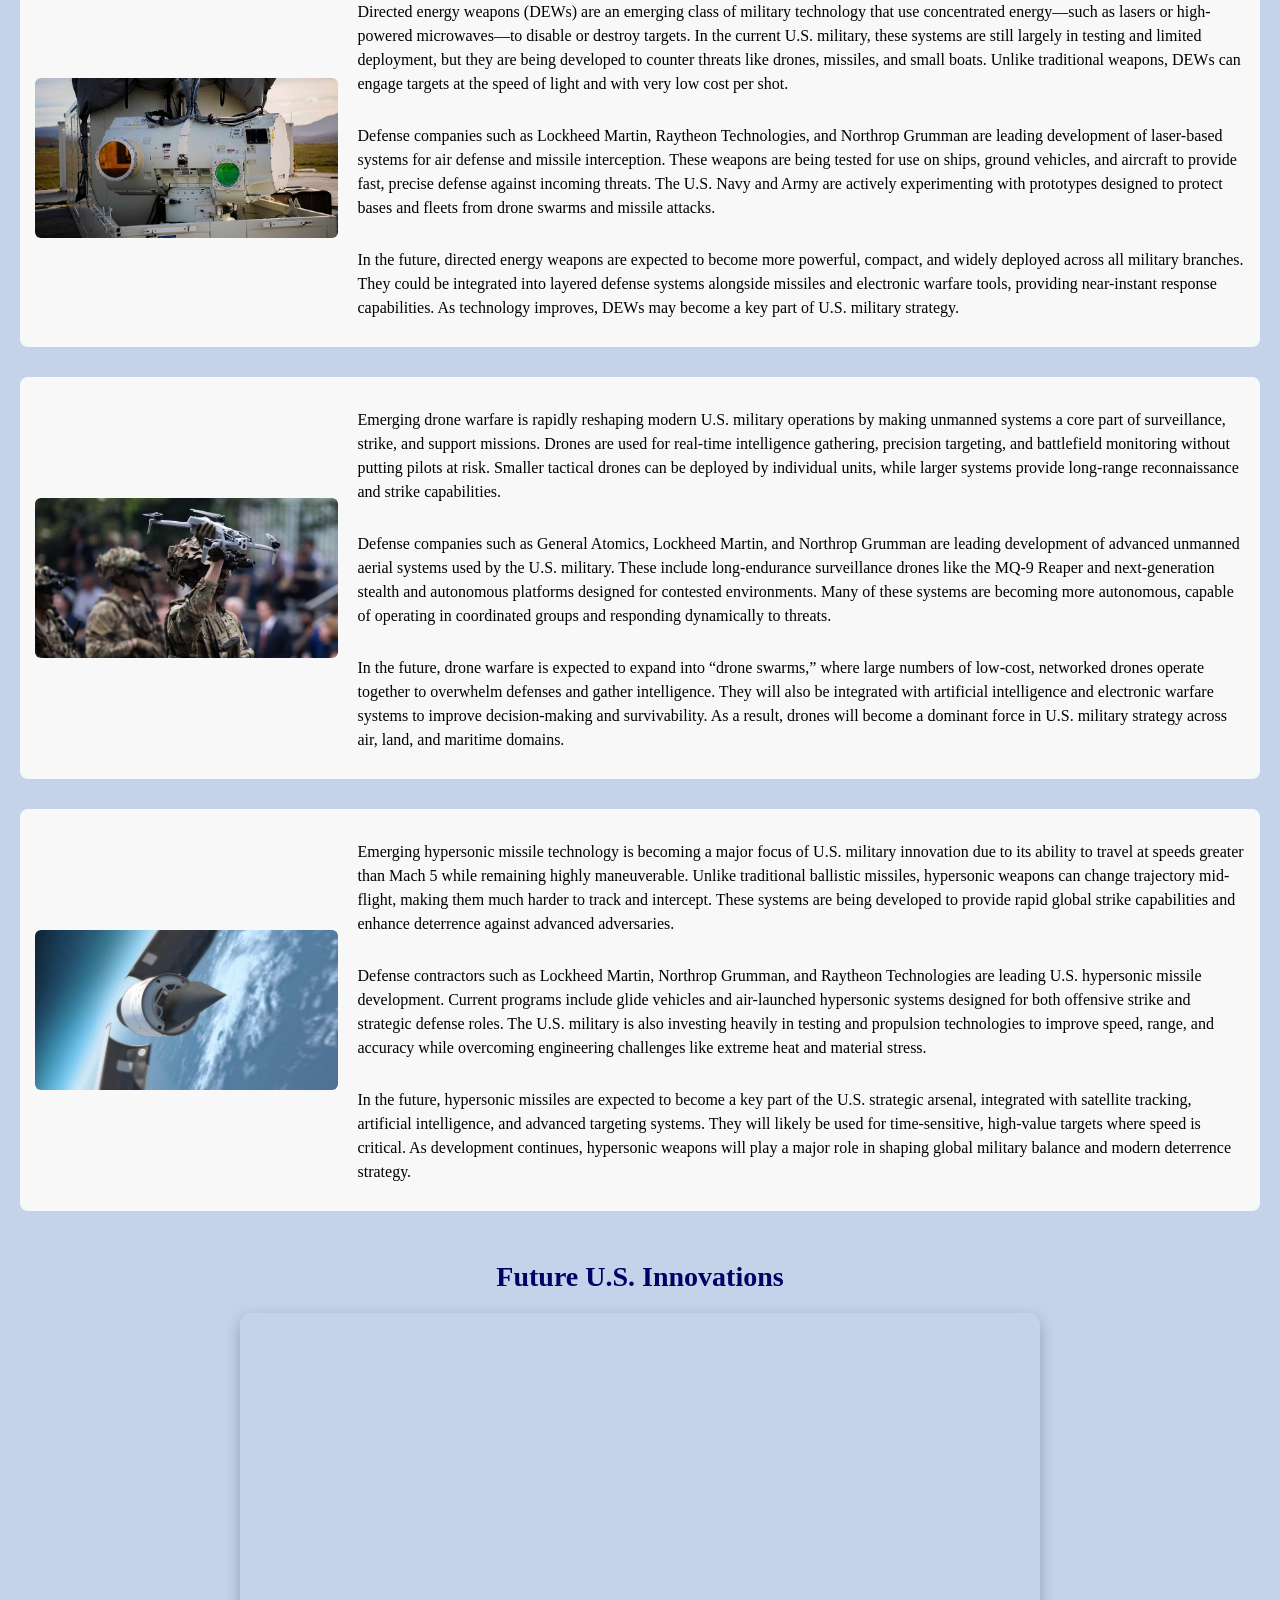
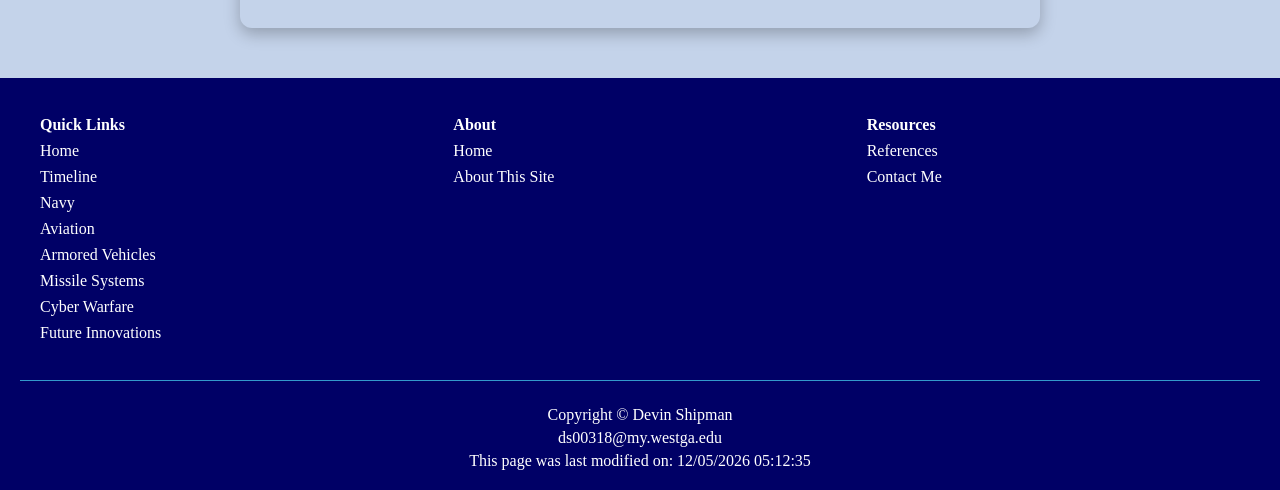
<file: future-innovations.html>
<!DOCTYPE html>
<html lang="en">

<head>
  <meta charset="UTF-8">
  <meta name="viewport" content="width=device-width, initial-scale=1.0">
  <meta name="description"
    content="Explore emerging U.S. military technologies including AI, hypersonic missiles, directed energy weapons, and autonomous vehicles, drones and more.">
  <title>Futrure Innovations | Military Technology</title>
  <link rel="stylesheet" href="project.css">
</head>

<body>

  <header class="top-header">
    <img src="images/logo1.png" alt="Logo" class="logo">
    <a href="index.html" class="site-title-link">
      <h1 class="site-title">United States Military Technology</h1>
    </a>
  </header>

  <nav>
    <ul class="navbar">
      <li><a href="index.html">Home</a></li>
      <li><a href="timeline.html">Timeline</a></li>
      <li><a href="aviation.html">Aviation</a></li>
      <li><a href="navy.html">Navy</a></li>
      <li><a href="armored-vehicles.html">Armored Vehicles</a></li>
      <li><a href="missile-systems.html">Missile Systems</a></li>
      <li><a href="cyber-warfare.html">Cyber Warfare</a></li>
      <li><a href="future-innovations.html">Future Innovations</a></li>
      <li><a href="contact.html">Contact</a></li>
      <li><a href="resources.html">Resources</a></li>
      <li><a href="products.html">Shop</a></li>
    </ul>
  </nav>

  <main>
    <section class="description">
      <h2> Future Innovation</h2>
      <p>Emerging technologies shaping the next generation of military capabilities, from hypersonic weapons to
        artificial
        intelligence and quantum computing.</p>
    </section>


    <div class="content-section">

      <div class="content-card">
        <div class="image-column">
          <img src="images/Virtual_Augmented_Reality_Equipment.jpg" alt="Virtual/Augmented Reality Equipment">
        </div>

        <div class="content-text">
          <p>The future of the U.S. military is expected to increasingly rely on virtual and augmented reality (VR/AR)
            technologies to improve training, planning, and battlefield awareness. Soldiers will likely use AR systems
            to
            view real-time data such as maps, enemy positions, and mission updates directly in their line of sight,
            while
            VR
            environments will provide highly realistic combat simulations for safer and more effective training. These
            tools
            will make military operations faster, more informed, and more adaptable.</p>

          <p>Companies like Anduril Industries are expected to play a major role by integrating artificial intelligence,
            sensor networks, and autonomous systems into immersive military platforms. Their technology helps combine
            data
            from drones, cameras, and battlefield sensors into a single digital view, improving decision-making in real
            time. This supports the broader shift toward networked and AI-driven warfare systems.</p>

          <p>Other defense and technology companies such as Microsoft, Lockheed Martin, and Northrop Grumman are also
            developing AR headsets, simulation systems, and mission planning tools. These systems will work together to
            create a fully connected “digital battlefield” where soldiers and commanders share the same live operational
            picture. Overall, the U.S. military is moving toward a future where VR and AR become essential tools for
            combat
            readiness and coordination.</p>
        </div>
      </div>

      <div class="content-card">
        <div class="image-column">
          <img src="images/Future_Autonomous_vehicles.jpg" alt="Future Autonomous Vehicles">
        </div>

        <div class="content-text">
          <p>The future of U.S. military operations will increasingly rely on autonomous vehicles across air, land, and
            sea
            to improve speed, reduce risk to personnel, and expand operational reach. These systems will be used for
            missions such as surveillance, reconnaissance, logistics resupply, mine detection, and combat support.
            Powered
            by artificial intelligence and advanced sensor systems, autonomous vehicles will be able to operate
            independently or in coordination with human-controlled forces.
          <p>

          <p>Major defense contractors are driving much of this development. Lockheed Martin and Northrop Grumman are
            building autonomous aircraft and unmanned combat systems, while Boeing is advancing autonomous aerial
            platforms
            and drone technologies for both military and logistical use. General Dynamics is focusing on autonomous
            ground
            vehicles designed for transport, reconnaissance, and battlefield support.</p>

          <p>In addition, companies like Raytheon Technologies and emerging defense startups are developing integrated
            autonomy systems that link multiple vehicles into coordinated networks or “swarms.” Together, these
            innovations
            are shaping a future battlefield where autonomous systems handle high-risk tasks continuously, allowing
            human
            forces to focus more on strategy, decision-making, and oversight.</p>
        </div>
      </div>


      <div class="content-card">
        <div class="image-column">
          <img src="images/Artifical_Intelligence.jpg" alt="Artificial Intelligence">
        </div>

        <div class="content-text">
          <p>Artificial intelligence (AI) is expected to become one of the most important technologies in the future of
            the U.S. military. Its rapid development will enhance decision-making, automate data analysis, and improve
            speed and accuracy across operations. AI will be used to process large amounts of battlefield information in
            real time, helping commanders respond faster and more effectively in complex environments.</p>

          <p>Major defense companies like Lockheed Martin, Northrop Grumman, and Raytheon Technologies are integrating
            AI
            into weapons systems, surveillance platforms, and command-and-control networks. These systems will support
            functions such as threat detection, predictive maintenance, target identification, and autonomous
            navigation.
            AI will also strengthen cyber defense by identifying and responding to attacks faster than human operators.
          </p>
          <p>
            In the future, AI will be embedded across nearly all military domains, including drones, autonomous
            vehicles,
            intelligence systems, and training simulations. It will enable more connected and adaptive operations where
            machines and humans work together in real time. As a result, the U.S. military will increasingly rely on AI
            to
            improve efficiency, reduce risk to personnel, and maintain a strategic advantage over adversaries.
          </p>
        </div>
      </div>

      <div class="content-card">
        <div class="image-column">
          <img src="images/Direct_Energy_Weapons.jpeg" alt="Direct Energy Weapons">
        </div>

        <div class="content-text">
          <p>Directed energy weapons (DEWs) are an emerging class of military technology that use concentrated
            energy—such
            as lasers or high-powered microwaves—to disable or destroy targets. In the current U.S. military, these
            systems
            are still largely in testing and limited deployment, but they are being developed to counter threats like
            drones, missiles, and small boats. Unlike traditional weapons, DEWs can engage targets at the speed of light
            and
            with very low cost per shot.</p>

          <p>Defense companies such as Lockheed Martin, Raytheon Technologies, and Northrop Grumman are leading
            development
            of laser-based systems for air defense and missile interception. These weapons are being tested for use on
            ships, ground vehicles, and aircraft to provide fast, precise defense against incoming threats. The U.S.
            Navy
            and Army are actively experimenting with prototypes designed to protect bases and fleets from drone swarms
            and
            missile attacks.</p>

          <p> In the future, directed energy weapons are expected to become more powerful, compact, and widely deployed
            across
            all military branches. They could be integrated into layered defense systems alongside missiles and
            electronic
            warfare tools, providing near-instant response capabilities. As technology improves, DEWs may become a key
            part
            of U.S. military strategy.</p>
        </div>
      </div>

      <div class="content-card">
        <div class="image-column">
          <img src="images/Drone_Warfare.jpg" alt="Drone Warfare">
        </div>

        <div class="content-text">
          <p>Emerging drone warfare is rapidly reshaping modern U.S. military operations by making unmanned systems a
            core
            part of surveillance, strike, and support missions. Drones are used for real-time intelligence gathering,
            precision targeting, and battlefield monitoring without putting pilots at risk. Smaller tactical drones can
            be
            deployed by individual units, while larger systems provide long-range reconnaissance and strike
            capabilities.
          </p>
          <p>Defense companies such as General Atomics, Lockheed Martin, and Northrop Grumman are leading development of
            advanced unmanned aerial systems used by the U.S. military. These include long-endurance surveillance drones
            like the MQ-9 Reaper and next-generation stealth and autonomous platforms designed for contested
            environments.
            Many of these systems are becoming more autonomous, capable of operating in coordinated groups and
            responding
            dynamically to threats.</p>
          <p>In the future, drone warfare is expected to expand into “drone swarms,” where large numbers of low-cost,
            networked drones operate together to overwhelm defenses and gather intelligence. They will also be
            integrated
            with artificial intelligence and electronic warfare systems to improve decision-making and survivability. As
            a
            result, drones will become a dominant force in U.S. military strategy across air, land, and maritime
            domains.
          </p>
        </div>
      </div>


      <div class="content-card">
        <div class="image-column">
          <img src="images/US_Hypersonic_Missile_Program.jpg" alt="US Hypersonic Missile Program">
        </div>

        <div class="content-text">
          <p>Emerging hypersonic missile technology is becoming a major focus of U.S. military innovation due to its
            ability
            to travel at speeds greater than Mach 5 while remaining highly maneuverable. Unlike traditional ballistic
            missiles, hypersonic weapons can change trajectory mid-flight, making them much harder to track and
            intercept.
            These systems are being developed to provide rapid global strike capabilities and enhance deterrence against
            advanced adversaries.</p>
          <p>Defense contractors such as Lockheed Martin, Northrop Grumman, and Raytheon Technologies are leading U.S.
            hypersonic missile development. Current programs include glide vehicles and air-launched hypersonic systems
            designed for both offensive strike and strategic defense roles. The U.S. military is also investing heavily
            in
            testing and propulsion technologies to improve speed, range, and accuracy while overcoming engineering
            challenges like extreme heat and material stress.</p>
          <p>
            In the future, hypersonic missiles are expected to become a key part of the U.S. strategic arsenal,
            integrated
            with satellite tracking, artificial intelligence, and advanced targeting systems. They will likely be used
            for
            time-sensitive, high-value targets where speed is critical. As development continues, hypersonic weapons
            will
            play a major role in shaping global military balance and modern deterrence strategy.
          </p>
        </div>
      </div>

    </div>

    <section class="video-section">
      <h2 class="section-title">Future U.S. Innovations</h2>
      <div class="video-container">
        <iframe width="560" height="315" src="https://www.youtube.com/embed/8PGc2eShdjw?si=RbIY75Vvl1UL0UlY"
          title="YouTube video player"
          allow="accelerometer; autoplay; clipboard-write; encrypted-media; gyroscope; picture-in-picture; web-share"
          referrerpolicy="strict-origin-when-cross-origin" allowfullscreen></iframe>

      </div>
    </section>

  </main>

  <footer>
    <div class="footer-container">

      <div class="footer-section">
        <p><strong>Quick Links</strong></p>
        <p><a href="index.html">Home</a></p>
        <p><a href="timeline.html">Timeline</a></p>
        <p><a href="navy.html">Navy</a></p>
        <p><a href="aviation.html">Aviation</a></p>
        <p><a href="armored-vehicles.html">Armored Vehicles</a></p>
        <p><a href="missile-systems.html">Missile Systems</a></p>
        <p><a href="cyber-warfare.html">Cyber Warfare</a></p>
        <p><a href="future-innovations.html">Future Innovations</a></p>
      </div>

      <div class="footer-section">
        <p><strong>About</strong></p>
        <p><a href="index.html">Home</a></p>
        <p><a href="timeline.html">About This Site</a></p>
      </div>

      <div class="footer-section">
        <p><strong>Resources</strong></p>
        <p><a href="resources.html">References</a></p>
        <p><a href="mailto:ds00318@my.westga.edu">Contact Me</a></p>
      </div>

    </div>

    <div class="footer-copyright">
      <p>Copyright &copy; Devin Shipman</p>
      <p><a href="mailto:ds00318@my.westga.edu">ds00318@my.westga.edu</a></p>
      <div>
        <script>
          document.write("This page was last modified on: " + document.lastModified)
        </script>
      </div>
    </div>
  </footer>
  <script src="script.js"></script>
</body>

</html>
</file>
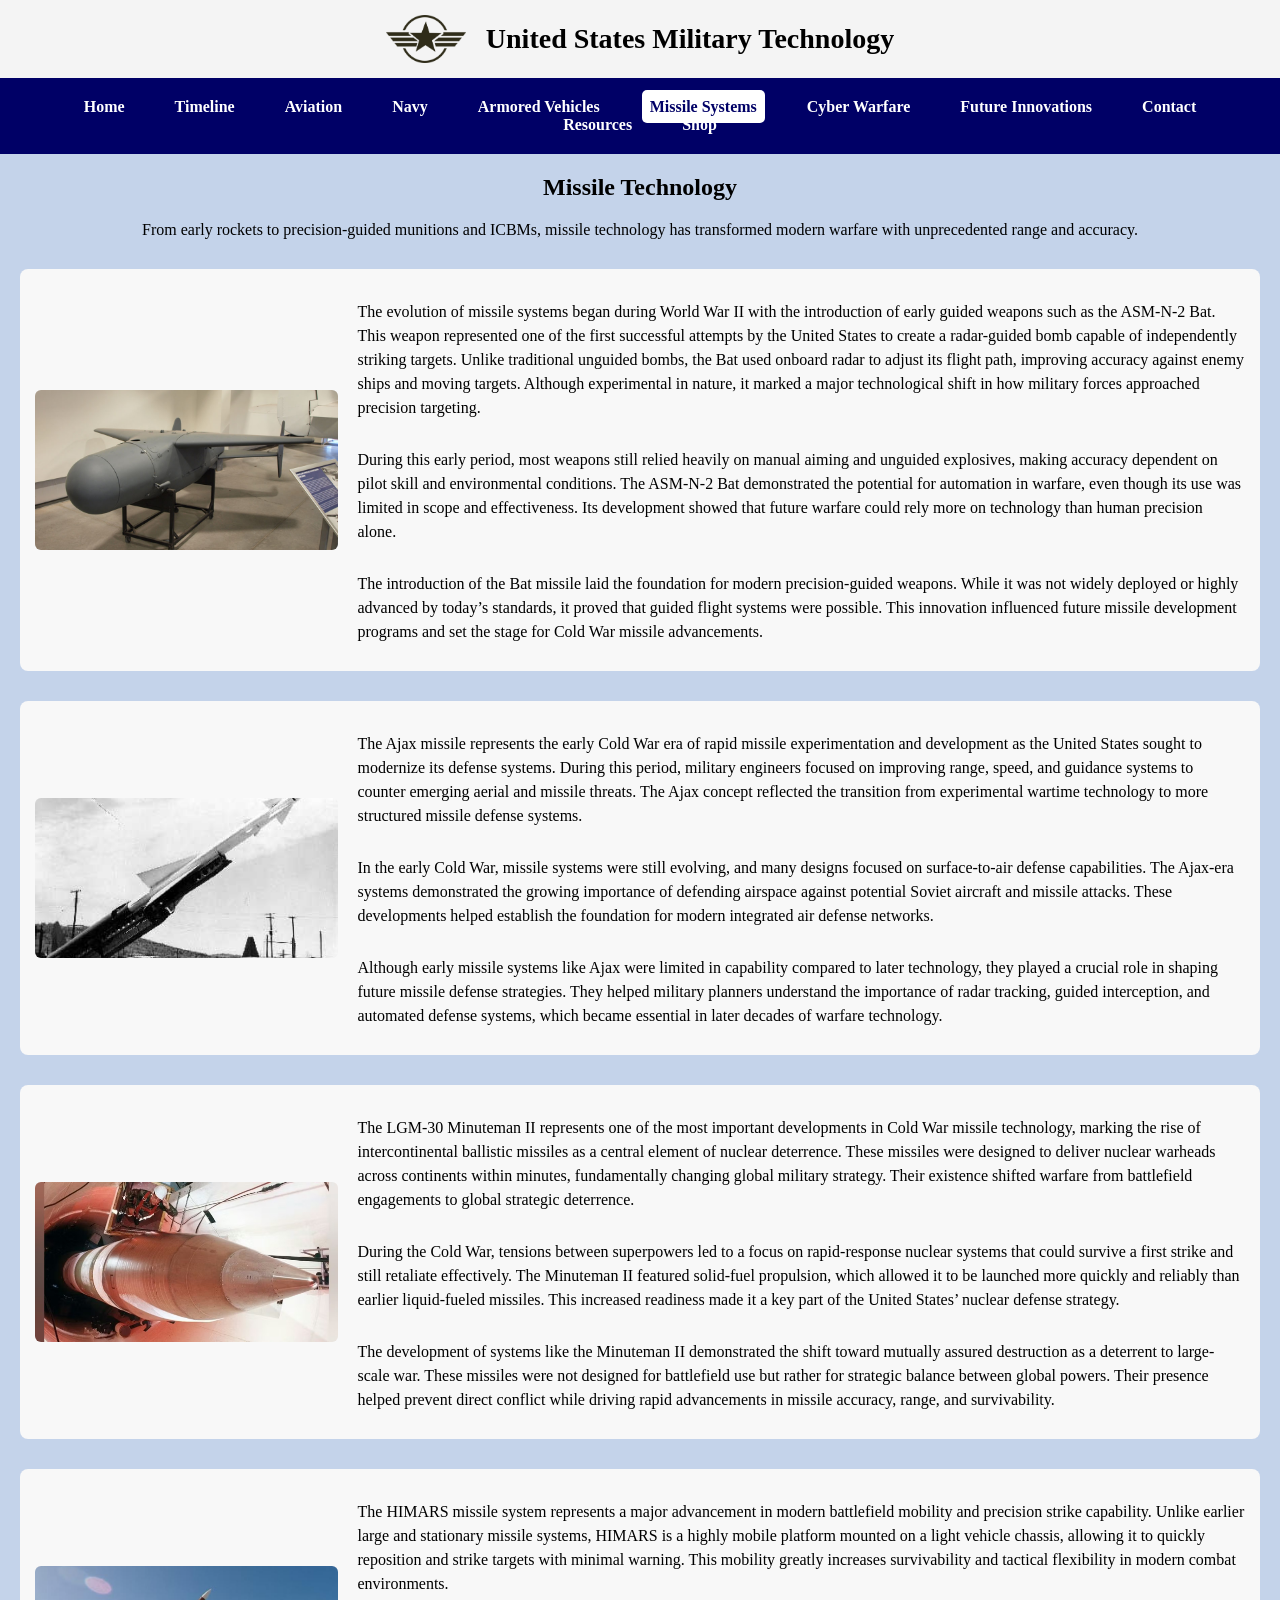
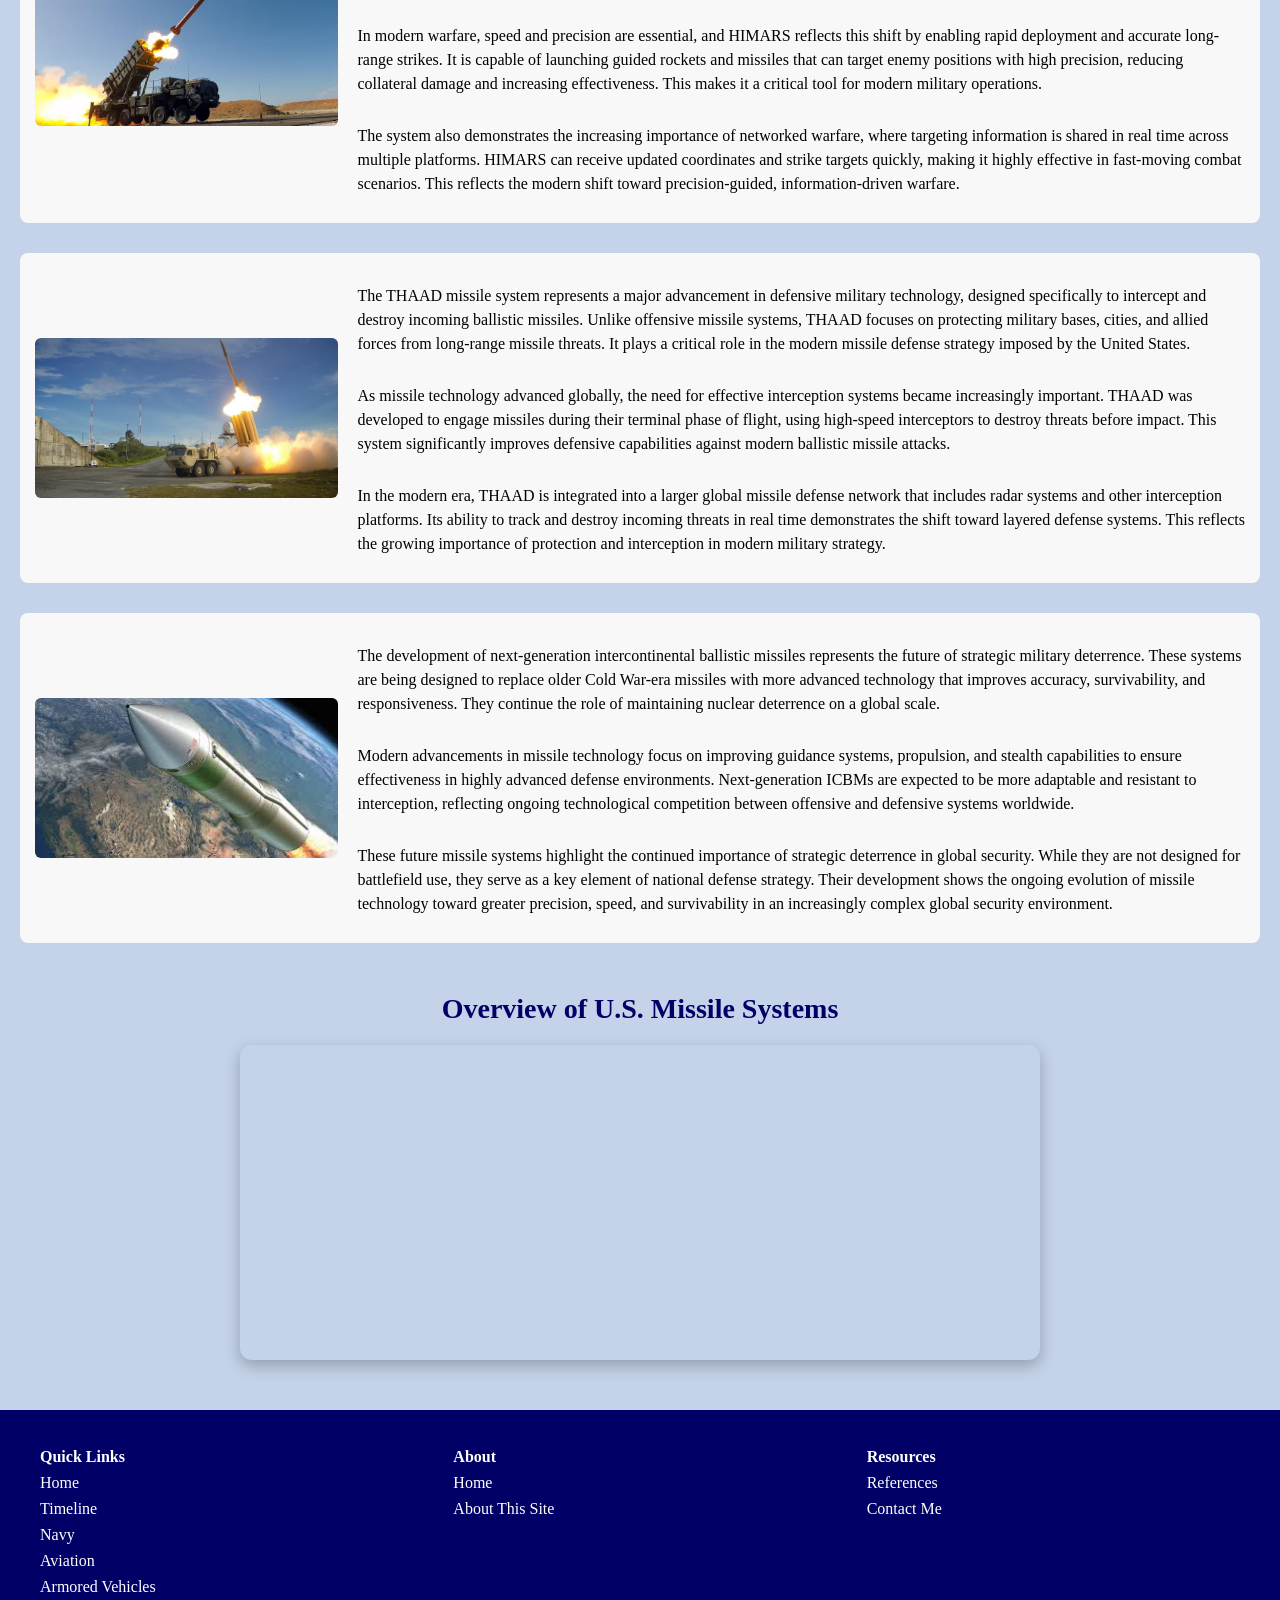
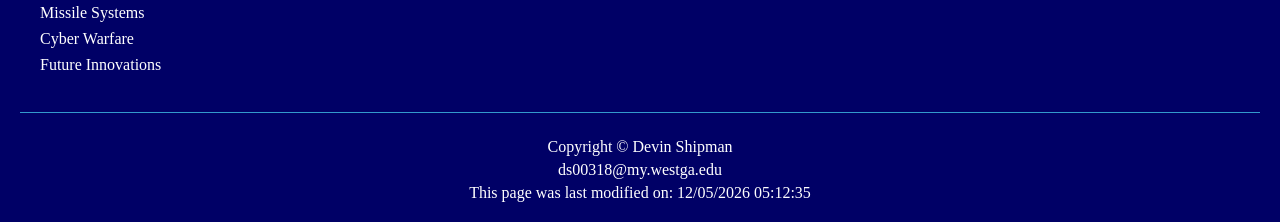
<file: missile-systems.html>
<!DOCTYPE html>
<html lang="en">

<head>
  <meta charset="UTF-8">
  <meta name="viewport" content="width=device-width, initial-scale=1.0">
  <meta name="description"
    content="From early guided bombs to ICBMs, HIMARS, and THAAD, explore the full evolution of U.S. precision missile technology.">
  <title>Missile Systems | Military Technology</title>
  <link rel="stylesheet" href="project.css">
</head>

<body>


  <header class="top-header">
    <img src="images/logo1.png" alt="Logo" class="logo">
    <a href="index.html" class="site-title-link">
      <h1 class="site-title">United States Military Technology</h1>
    </a>
  </header>

  <nav>
    <ul class="navbar">
      <li><a href="index.html">Home</a></li>
      <li><a href="timeline.html">Timeline</a></li>
      <li><a href="aviation.html">Aviation</a></li>
      <li><a href="navy.html">Navy</a></li>
      <li><a href="armored-vehicles.html">Armored Vehicles</a></li>
      <li><a href="missile-systems.html">Missile Systems</a></li>
      <li><a href="cyber-warfare.html">Cyber Warfare</a></li>
      <li><a href="future-innovations.html">Future Innovations</a></li>
      <li><a href="contact.html">Contact</a></li>
      <li><a href="resources.html">Resources</a></li>
      <li><a href="products.html">Shop</a></li>
    </ul>
  </nav>

  <main>

    <section class="description">
      <h2>Missile Technology</h2>
      <p>From early rockets to precision-guided munitions and ICBMs, missile technology has transformed modern warfare
        with
        unprecedented range and accuracy.</p>
    </section>


    <div class="content-section">

      <div class="content-card">
        <div class="image-column">
          <img src="images/ASM_N2_Bat_missile.jpg" alt="ASM-N-2 Bat Missile">
        </div>
        <div class="content-text">
          <p>The evolution of missile systems began during World War II with the introduction of early guided weapons
            such
            as the ASM-N-2 Bat. This weapon represented one of the first successful attempts by the United States to
            create
            a radar-guided bomb capable of independently striking targets. Unlike traditional unguided bombs, the Bat
            used
            onboard radar to adjust its flight path, improving accuracy against enemy ships and moving targets. Although
            experimental in nature, it marked a major technological shift in how military forces approached precision
            targeting.</p>
          <p>During this early period, most weapons still relied heavily on manual aiming and unguided explosives,
            making
            accuracy dependent on pilot skill and environmental conditions. The ASM-N-2 Bat demonstrated the potential
            for
            automation in warfare, even though its use was limited in scope and effectiveness. Its development showed
            that
            future warfare could rely more on technology than human precision alone.</p>
          <p>The introduction of the Bat missile laid the foundation for modern precision-guided weapons. While it was
            not
            widely deployed or highly advanced by today’s standards, it proved that guided flight systems were possible.
            This innovation influenced future missile development programs and set the stage for Cold War missile
            advancements.</p>
        </div>
      </div>

      <div class="content-card">
        <div class="image-column">
          <img src="images/Ajax-Missile.jpg" alt="Ajax Missile">
        </div>
        <div class="content-text">
          <p>The Ajax missile represents the early Cold War era of rapid missile experimentation and development as the
            United States sought to modernize its defense systems. During this period, military engineers focused on
            improving range, speed, and guidance systems to counter emerging aerial and missile threats. The Ajax
            concept
            reflected the transition from experimental wartime technology to more structured missile defense systems.
          </p>
          <p>In the early Cold War, missile systems were still evolving, and many designs focused on surface-to-air
            defense capabilities. The Ajax-era systems demonstrated the growing importance of defending airspace against
            potential Soviet aircraft and missile attacks. These developments helped establish the foundation for modern
            integrated air defense networks.</p>
          <p>Although early missile systems like Ajax were limited in capability compared to later technology, they
            played
            a crucial role in shaping future missile defense strategies. They helped military planners understand the
            importance of radar tracking, guided interception, and automated defense systems, which became essential in
            later decades of warfare technology.</p>
        </div>
      </div>

      <div class="content-card">
        <div class="image-column">
          <img src="images/LGM-30-Minuteman-II.jpg" alt="LGM-30 Minuteman II">
        </div>
        <div class="content-text">
          <p>The LGM-30 Minuteman II represents one of the most important developments in Cold War
            missile technology, marking the rise of intercontinental ballistic missiles as a central element of nuclear
            deterrence. These missiles were designed to deliver nuclear warheads across continents within minutes,
            fundamentally changing global military strategy. Their existence shifted warfare from battlefield
            engagements
            to
            global strategic deterrence.</p>
          <p>During the Cold War, tensions between superpowers led to a focus on rapid-response nuclear systems that
            could
            survive a first strike and still retaliate effectively. The Minuteman II featured solid-fuel propulsion,
            which
            allowed it to be launched more quickly and reliably than earlier liquid-fueled missiles. This increased
            readiness made it a key part of the United States’ nuclear defense strategy.</p>
          <p>The development of systems like the Minuteman II demonstrated the shift toward mutually assured destruction
            as a deterrent to large-scale war. These missiles were not designed for battlefield use but rather for
            strategic balance between global powers. Their presence helped prevent direct conflict while driving rapid
            advancements in missile accuracy, range, and survivability.</p>
        </div>
      </div>

      <div class="content-card">
        <div class="image-column">
          <img src="images/himars-missile-system.jpg" alt="HIMARS Missile System">
        </div>
        <div class="content-text">
          <p>The HIMARS missile system represents a major advancement in modern battlefield mobility and precision
            strike
            capability. Unlike earlier large and stationary missile systems, HIMARS is a highly mobile platform mounted
            on
            a light vehicle chassis, allowing it to quickly reposition and strike targets with minimal warning. This
            mobility greatly increases survivability and tactical flexibility in modern combat environments.</p>
          <p>In modern warfare, speed and precision are essential, and HIMARS reflects this shift by enabling rapid
            deployment and accurate long-range strikes. It is capable of launching guided rockets and missiles that can
            target enemy positions with high precision, reducing collateral damage and increasing effectiveness. This
            makes it a critical tool for modern military operations.</p>
          <p>The system also demonstrates the increasing importance of networked warfare, where targeting information is
            shared in real time across multiple platforms. HIMARS can receive updated coordinates and strike targets
            quickly, making it highly effective in fast-moving combat scenarios. This reflects the modern shift toward
            precision-guided, information-driven warfare.</p>
        </div>
      </div>

      <div class="content-card">
        <div class="image-column">
          <img src="images/THAAD-missile-system.jpg" alt="THAAD Missile System">
        </div>
        <div class="content-text">
          <p>The THAAD missile system represents a major advancement in defensive military technology, designed
            specifically to intercept and destroy incoming ballistic missiles. Unlike offensive missile systems, THAAD
            focuses on protecting military bases, cities, and allied forces from long-range missile threats. It plays a
            critical role in the modern missile defense strategy imposed by the United States.</p>
          <p>As missile technology advanced globally, the need for effective interception systems became increasingly
            important. THAAD was developed to engage missiles during their terminal phase of flight, using high-speed
            interceptors to destroy threats before impact. This system significantly improves defensive capabilities
            against modern ballistic missile attacks.</p>
          <p>In the modern era, THAAD is integrated into a larger global missile defense network that includes radar
            systems and other interception platforms. Its ability to track and destroy incoming threats in real time
            demonstrates the shift toward layered defense systems. This reflects the growing importance of protection
            and
            interception in modern military strategy.</p>
        </div>
      </div>

      <div class="content-card">
        <div class="image-column">
          <img src="images/next-generation-nuclear-icbm.jpg" alt="Next-Generation Nuclear ICBM">
        </div>
        <div class="content-text">
          <p>The development of next-generation intercontinental ballistic missiles represents the future of strategic
            military deterrence. These systems are being designed to replace older Cold War-era missiles with more
            advanced technology that improves accuracy, survivability, and responsiveness. They continue the role of
            maintaining nuclear deterrence on a global scale.</p>
          <p>Modern advancements in missile technology focus on improving guidance systems, propulsion, and stealth
            capabilities to ensure effectiveness in highly advanced defense environments. Next-generation ICBMs are
            expected to be more adaptable and resistant to interception, reflecting ongoing technological competition
            between offensive and defensive systems worldwide.</p>
          <p>These future missile systems highlight the continued importance of strategic deterrence in global security.
            While they are not designed for battlefield use, they serve as a key element of national defense strategy.
            Their development shows the ongoing evolution of missile technology toward greater precision, speed, and
            survivability in an increasingly complex global security environment.</p>
        </div>
      </div>

    </div>

    <section class="video-section">
      <h2 class="section-title">Overview of U.S. Missile Systems</h2>

      <div class="video-container">
        <iframe width="560" height="315" src="https://www.youtube.com/embed/skGqFVj--WM?si=PK7wye9Palst3DwY"
          title="YouTube video player"
          allow="accelerometer; autoplay; clipboard-write; encrypted-media; gyroscope; picture-in-picture; web-share"
          referrerpolicy="strict-origin-when-cross-origin" allowfullscreen></iframe>
      </div>
    </section>

  </main>

  <footer>
    <div class="footer-container">

      <div class="footer-section">
        <p><strong>Quick Links</strong></p>
        <p><a href="index.html">Home</a></p>
        <p><a href="timeline.html">Timeline</a></p>
        <p><a href="navy.html">Navy</a></p>
        <p><a href="aviation.html">Aviation</a></p>
        <p><a href="armored-vehicles.html">Armored Vehicles</a></p>
        <p><a href="missile-systems.html">Missile Systems</a></p>
        <p><a href="cyber-warfare.html">Cyber Warfare</a></p>
        <p><a href="future-innovations.html">Future Innovations</a></p>
      </div>

      <div class="footer-section">
        <p><strong>About</strong></p>
        <p><a href="index.html">Home</a></p>
        <p><a href="timeline.html">About This Site</a></p>
      </div>

      <div class="footer-section">
        <p><strong>Resources</strong></p>
        <p><a href="resources.html">References</a></p>
        <p><a href="mailto:ds00318@my.westga.edu">Contact Me</a></p>
      </div>

    </div>

    <div class="footer-copyright">
      <p>Copyright &copy; Devin Shipman</p>
      <p><a href="mailto:ds00318@my.westga.edu">ds00318@my.westga.edu</a></p>
      <div>
        <script>
          document.write("This page was last modified on: " + document.lastModified)
        </script>
      </div>
    </div>
  </footer>
  <script src="script.js"></script>
</body>

</html>
</file>
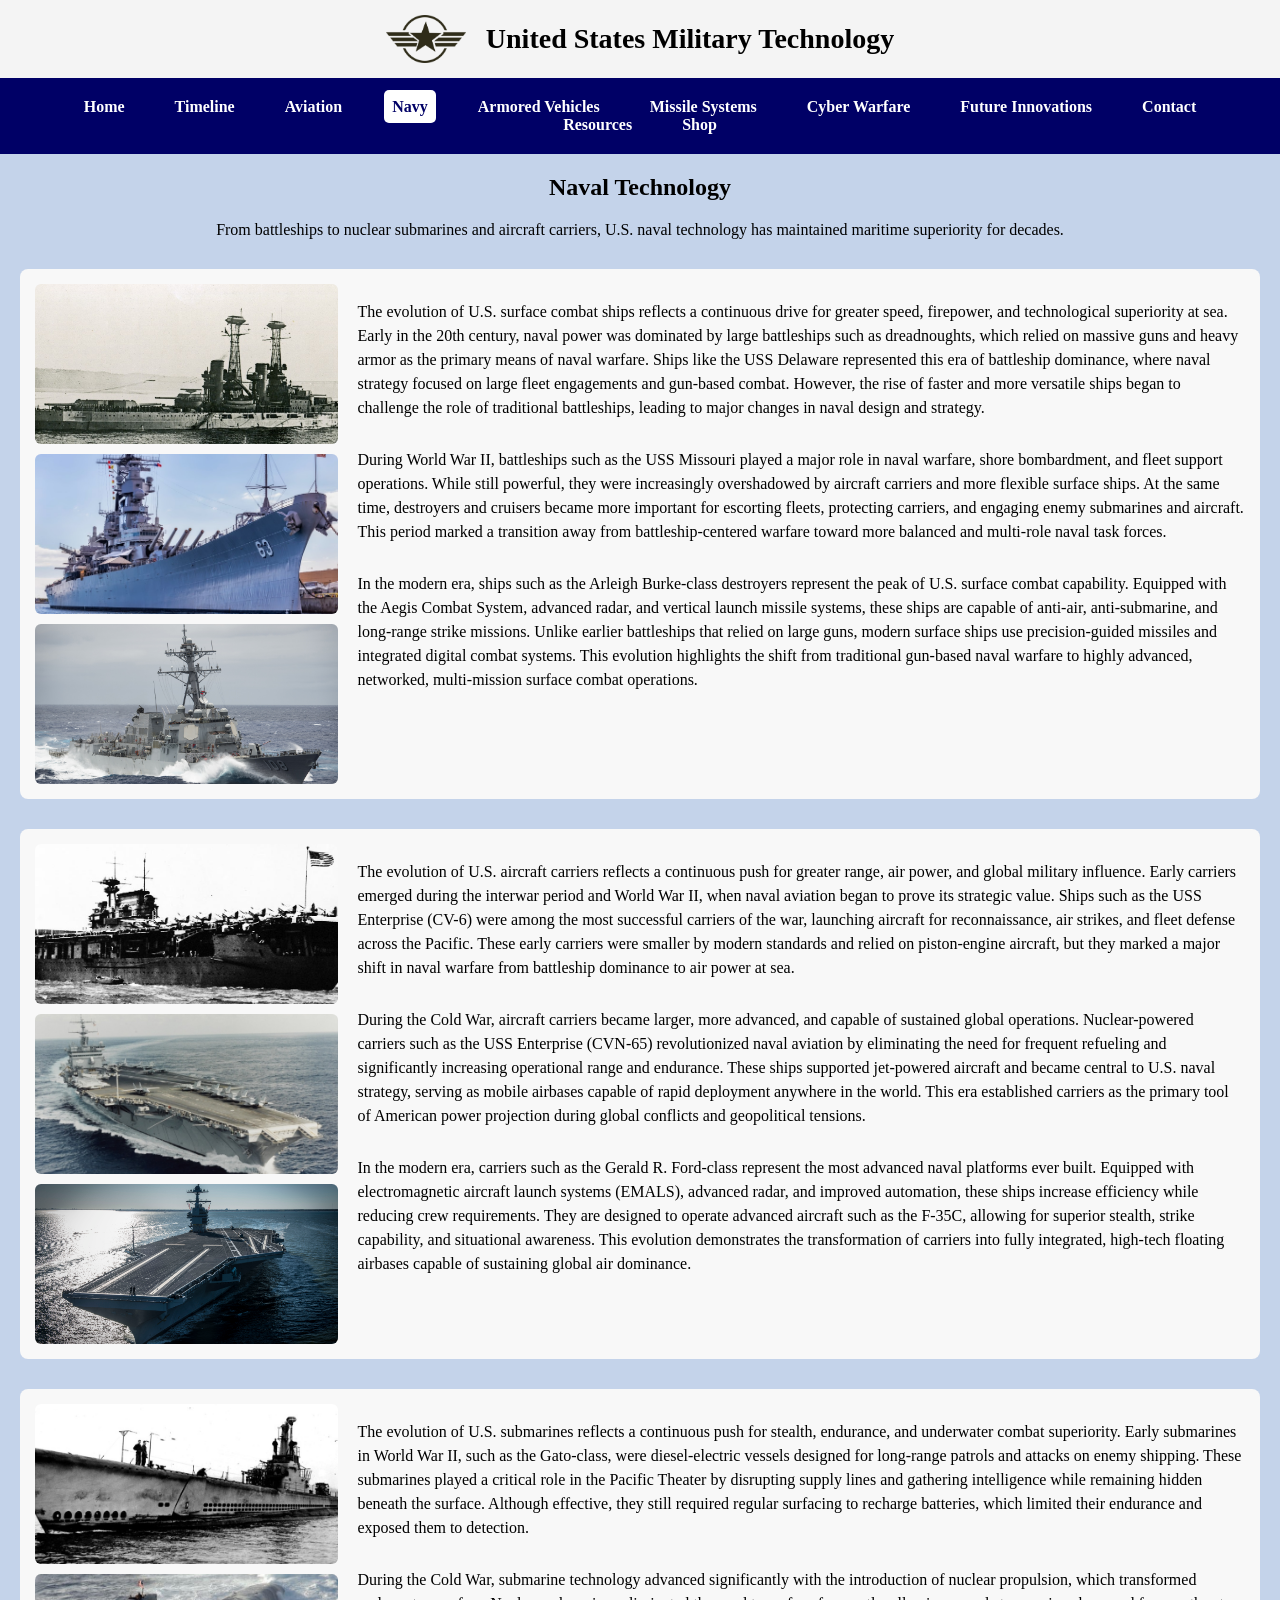
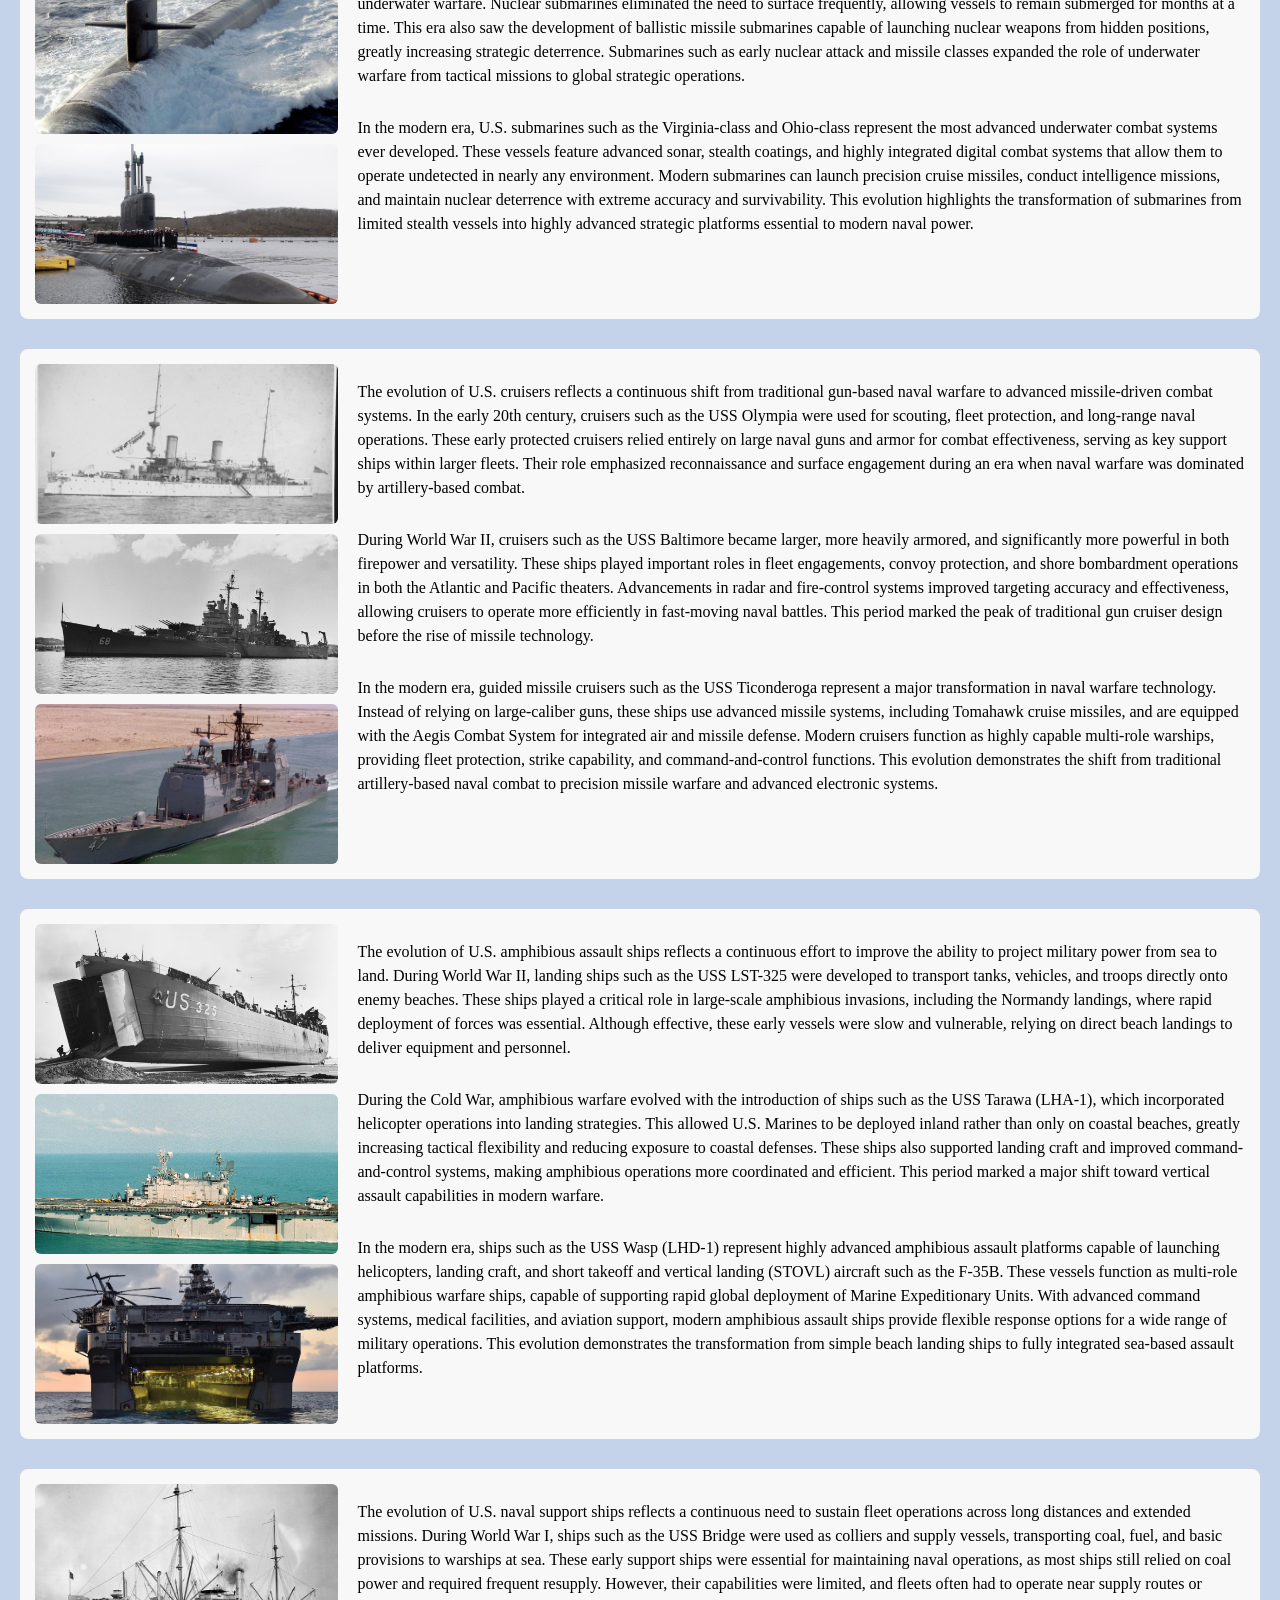
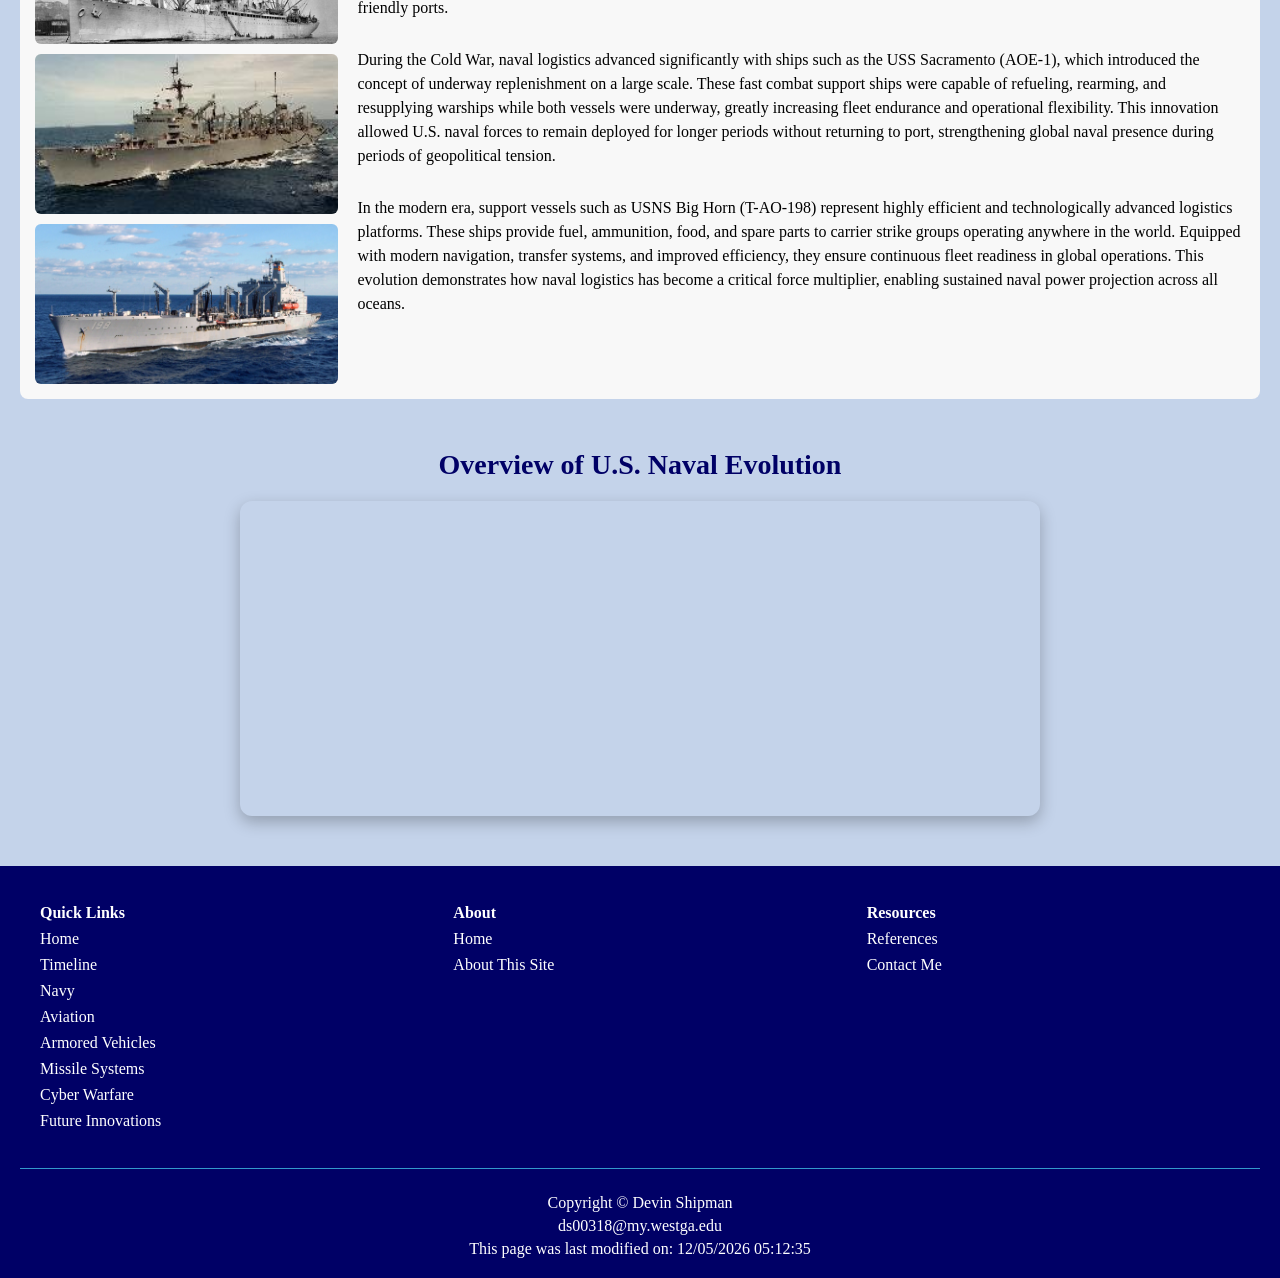
<file: navy.html>
<!DOCTYPE html>
<html lang="en">

<head>
  <meta charset="UTF-8">
  <meta name="viewport" content="width=device-width, initial-scale=1.0">
  <meta name="description"
    content="Explore the evolution of U.S. naval technology, from WWI battleships and submarines to modern aircraft carriers and amphibious assault ships.">
  <title>Navy | Military Technology</title>
  <link rel="stylesheet" href="project.css">
</head>

<body>

  <header class="top-header">
    <img src="images/logo1.png" alt="Logo" class="logo">
    <a href="index.html" class="site-title-link">
      <h1 class="site-title">United States Military Technology</h1>
    </a>
  </header>

  <nav>
    <ul class="navbar">
      <li><a href="index.html">Home</a></li>
      <li><a href="timeline.html">Timeline</a></li>
      <li><a href="aviation.html">Aviation</a></li>
      <li><a href="navy.html">Navy</a></li>
      <li><a href="armored-vehicles.html">Armored Vehicles</a></li>
      <li><a href="missile-systems.html">Missile Systems</a></li>
      <li><a href="cyber-warfare.html">Cyber Warfare</a></li>
      <li><a href="future-innovations.html">Future Innovations</a></li>
      <li><a href="contact.html">Contact</a></li>
      <li><a href="resources.html">Resources</a></li>
      <li><a href="products.html">Shop</a></li>
    </ul>
  </nav>

  <main>
    <section class="description">
      <h2>Naval Technology</h2>
      <p>From battleships to nuclear submarines and aircraft carriers, U.S. naval technology has maintained maritime
        superiority for decades.</p>
    </section>

    <div class="content-section">

      <div class="content-card">
        <div class="image-column">
          <img src="images/USS_Delaware_Dreadnought.jpg" alt="USS Delaware Dreadnought">
          <img src="images/USS_Missouri_Battleship.jpg" alt="USS Missouri Battleship">
          <img src="images/Arleigh_Burke_Class_Destroyer.jpg" alt="Arleigh Burke Class Destroyer">
        </div>

        <div class="content-text">
          <p>The evolution of U.S. surface combat ships reflects a continuous drive for greater speed, firepower, and
            technological superiority at sea. Early in the 20th century, naval power was dominated by large battleships
            such as dreadnoughts, which relied on massive guns and heavy armor as the primary means of naval warfare.
            Ships like the USS Delaware represented this era of battleship dominance, where naval strategy focused on
            large fleet engagements and gun-based combat. However, the rise of faster and more versatile ships began to
            challenge the role of traditional battleships, leading to major changes in naval design and strategy.</p>
          <p>During World War II, battleships such as the USS Missouri played a major role in naval warfare, shore
            bombardment, and fleet support operations. While still powerful, they were increasingly overshadowed by
            aircraft carriers and more flexible surface ships. At the same time, destroyers and cruisers became more
            important for escorting fleets, protecting carriers, and engaging enemy submarines and aircraft. This
            period marked a transition away from battleship-centered warfare toward more balanced and multi-role naval
            task forces.</p>
          <p>In the modern era, ships such as the Arleigh Burke-class destroyers represent the peak of U.S. surface
            combat capability. Equipped with the Aegis Combat System, advanced radar, and vertical launch missile
            systems, these ships are capable of anti-air, anti-submarine, and long-range strike missions. Unlike
            earlier battleships that relied on large guns, modern surface ships use precision-guided missiles and
            integrated digital combat systems. This evolution highlights the shift from traditional gun-based naval
            warfare to highly advanced, networked, multi-mission surface combat operations.</p>
        </div>
      </div>

      <div class="content-card">
        <div class="image-column">
          <img src="images/USS_Enterprise_CV6.jpg" alt="USS Enterprise CV6">
          <img src="images/USS_Enterprise_CVN65.jpg" alt="USS Enterprise CVN65">
          <img src="images/USS_Gerald_R_Ford.jpg" alt="USS Gerald R. Ford CVN78">
        </div>
        <div class="content-text">
          <p>The evolution of U.S. aircraft carriers reflects a continuous push for greater range, air power, and global
            military influence. Early carriers emerged during the interwar period and World War II, when naval aviation
            began to prove its strategic value. Ships such as the USS Enterprise (CV-6) were among the most successful
            carriers of the war, launching aircraft for reconnaissance, air strikes, and fleet defense across the
            Pacific. These early carriers were smaller by modern standards and relied on piston-engine aircraft, but
            they marked a major shift in naval warfare from battleship dominance to air power at sea.</p>
          <p>During the Cold War, aircraft carriers became larger, more advanced, and capable of sustained global
            operations. Nuclear-powered carriers such as the USS Enterprise (CVN-65) revolutionized naval aviation by
            eliminating the need for frequent refueling and significantly increasing operational range and endurance.
            These ships supported jet-powered aircraft and became central to U.S. naval strategy, serving as mobile
            airbases capable of rapid deployment anywhere in the world. This era established carriers as the primary
            tool of American power projection during global conflicts and geopolitical tensions.</p>
          <p>In the modern era, carriers such as the Gerald R. Ford-class represent the most advanced naval platforms
            ever built. Equipped with electromagnetic aircraft launch systems (EMALS), advanced radar, and improved
            automation, these ships increase efficiency while reducing crew requirements. They are designed to operate
            advanced aircraft such as the F-35C, allowing for superior stealth, strike capability, and situational
            awareness. This evolution demonstrates the transformation of carriers into fully integrated, high-tech
            floating airbases capable of sustaining global air dominance.</p>
        </div>
      </div>

      <div class="content-card">
        <div class="image-column">
          <img src="images/USS_Gato_Class_Submarines.jpg" alt="USS Gato Class Submarine">
          <img src="images/USS_Maine_Nuclear_Submarine.jpg" alt="USS Maine Nuclear Submarine">
          <img src="images/USS_Iowa_Nuclear_Submarine.jpg" alt="USS Iowa Nuclear Submarine">
        </div>
        <div class="content-text">
          <p>The evolution of U.S. submarines reflects a continuous push for stealth, endurance, and underwater combat
            superiority. Early submarines in World War II, such as the Gato-class, were diesel-electric vessels designed
            for long-range patrols and attacks on enemy shipping. These submarines played a critical role in the Pacific
            Theater by disrupting supply lines and gathering intelligence while remaining hidden beneath the surface.
            Although effective, they still required regular surfacing to recharge batteries, which limited their
            endurance and exposed them to detection.</p>
          <p>During the Cold War, submarine technology advanced significantly with the introduction of nuclear
            propulsion, which transformed underwater warfare. Nuclear submarines eliminated the need to surface
            frequently, allowing vessels to remain submerged for months at a time. This era also saw the development
            of ballistic missile submarines capable of launching nuclear weapons from hidden positions, greatly
            increasing strategic deterrence. Submarines such as early nuclear attack and missile classes expanded the
            role of underwater warfare from tactical missions to global strategic operations.</p>
          <p>In the modern era, U.S. submarines such as the Virginia-class and Ohio-class represent the most advanced
            underwater combat systems ever developed. These vessels feature advanced sonar, stealth coatings, and
            highly integrated digital combat systems that allow them to operate undetected in nearly any environment.
            Modern submarines can launch precision cruise missiles, conduct intelligence missions, and maintain
            nuclear deterrence with extreme accuracy and survivability. This evolution highlights the transformation
            of submarines from limited stealth vessels into highly advanced strategic platforms essential to modern
            naval power.</p>
        </div>
      </div>

      <div class="content-card">
        <div class="image-column">
          <img src="images/USS_Olympia_C6.jpg" alt="USS Olympia Protected Cruiser">
          <img src="images/USS_Baltimore_CA68.jpg" alt="USS Baltimore CA68">
          <img src="images/USS_Ticonderoga_Cruiser.jpg" alt="USS Ticonderoga Cruiser">
        </div>

        <div class="content-text">
          <p>The evolution of U.S. cruisers reflects a continuous shift from traditional gun-based naval warfare to
            advanced missile-driven combat systems. In the early 20th century, cruisers such as the USS Olympia were
            used for scouting, fleet protection, and long-range naval operations. These early protected cruisers relied
            entirely on large naval guns and armor for combat effectiveness, serving as key support ships within larger
            fleets. Their role emphasized reconnaissance and surface engagement during an era when naval warfare was
            dominated by artillery-based combat.</p>
          <p>During World War II, cruisers such as the USS Baltimore became larger, more heavily armored, and
            significantly more powerful in both firepower and versatility. These ships played important roles in fleet
            engagements, convoy protection, and shore bombardment operations in both the Atlantic and Pacific theaters.
            Advancements in radar and fire-control systems improved targeting accuracy and effectiveness, allowing
            cruisers to operate more efficiently in fast-moving naval battles. This period marked the peak of
            traditional gun cruiser design before the rise of missile technology.</p>
          <p>In the modern era, guided missile cruisers such as the USS Ticonderoga represent a major transformation in
            naval warfare technology. Instead of relying on large-caliber guns, these ships use advanced missile
            systems, including Tomahawk cruise missiles, and are equipped with the Aegis Combat System for integrated
            air and missile defense. Modern cruisers function as highly capable multi-role warships, providing fleet
            protection, strike capability, and command-and-control functions. This evolution demonstrates the shift from
            traditional artillery-based naval combat to precision missile warfare and advanced electronic systems.</p>
        </div>
      </div>

      <div class="content-card">
        <div class="image-column">
          <img src="images/USS_LST_325.jpg" alt="USS LST 325">
          <img src="images/USS_Tarawa_LHA1.jpg" alt="USS Tarawa LHA1">
          <img src="images/USS_Wasp_LHD.jpg" alt="USS Wasp LHD">
        </div>

        <div class="content-text">
          <p>The evolution of U.S. amphibious assault ships reflects a continuous effort to improve the ability to
            project military power from sea to land. During World War II, landing ships such as the USS LST-325 were
            developed to transport tanks, vehicles, and troops directly onto enemy beaches. These ships played a
            critical role in large-scale amphibious invasions, including the Normandy landings, where rapid deployment
            of forces was essential. Although effective, these early vessels were slow and vulnerable, relying on direct
            beach landings to deliver equipment and personnel.</p>
          <p>During the Cold War, amphibious warfare evolved with the introduction of ships such as the USS Tarawa
            (LHA-1), which incorporated helicopter operations into landing strategies. This allowed U.S. Marines to be
            deployed inland rather than only on coastal beaches, greatly increasing tactical flexibility and reducing
            exposure to coastal defenses. These ships also supported landing craft and improved command-and-control
            systems, making amphibious operations more coordinated and efficient. This period marked a major shift
            toward vertical assault capabilities in modern warfare.</p>
          <p>In the modern era, ships such as the USS Wasp (LHD-1) represent highly advanced amphibious assault
            platforms capable of launching helicopters, landing craft, and short takeoff and vertical landing (STOVL)
            aircraft such as the F-35B. These vessels function as multi-role amphibious warfare ships, capable of
            supporting rapid global deployment of Marine Expeditionary Units. With advanced command systems, medical
            facilities, and aviation support, modern amphibious assault ships provide flexible response options for a
            wide range of military operations. This evolution demonstrates the transformation from simple beach landing
            ships to fully integrated sea-based assault platforms.</p>
        </div>
      </div>

      <div class="content-card">
        <div class="image-column">
          <img src="images/USS_Bridge_AF1.jpg" alt="USS Bridge AF1">
          <img src="images/USS_Sacramento_AOE1.jpg" alt="USS Sacramento AOE1">
          <img src="images/USNS_Big_Horn_T-AO-198.jpg" alt="USNS Big Horn T-AO-198">
        </div>

        <div class="content-text">
          <p>The evolution of U.S. naval support ships reflects a continuous need to sustain fleet operations across
            long distances and extended missions. During World War I, ships such as the USS Bridge were used as colliers
            and supply vessels, transporting coal, fuel, and basic provisions to warships at sea. These early support
            ships were essential for maintaining naval operations, as most ships still relied on coal power and required
            frequent resupply. However, their capabilities were limited, and fleets often had to operate near supply
            routes or friendly ports.</p>
          <p>During the Cold War, naval logistics advanced significantly with ships such as the USS Sacramento (AOE-1),
            which introduced the concept of underway replenishment on a large scale. These fast combat support ships
            were capable of refueling, rearming, and resupplying warships while both vessels were underway, greatly
            increasing fleet endurance and operational flexibility. This innovation allowed U.S. naval forces to remain
            deployed for longer periods without returning to port, strengthening global naval presence during periods of
            geopolitical tension.</p>
          <p>In the modern era, support vessels such as USNS Big Horn (T-AO-198) represent highly efficient and
            technologically advanced logistics platforms. These ships provide fuel, ammunition, food, and spare parts to
            carrier strike groups operating anywhere in the world. Equipped with modern navigation, transfer systems,
            and improved efficiency, they ensure continuous fleet readiness in global operations. This evolution
            demonstrates how naval logistics has become a critical force multiplier, enabling sustained naval power
            projection across all oceans.</p>
        </div>
      </div>

    </div>

    <section class="video-section">
      <h2 class="section-title">Overview of U.S. Naval Evolution</h2>

      <div class="video-container">
        <iframe width="560" height="315" src="https://www.youtube.com/embed/YU0tDYPF4p8?si=TQQA1gDESj6gIpkU"
          title="YouTube video player"
          allow="accelerometer; autoplay; clipboard-write; encrypted-media; gyroscope; picture-in-picture; web-share"
          referrerpolicy="strict-origin-when-cross-origin" allowfullscreen></iframe>
      </div>
    </section>

  </main>

  <footer>
    <div class="footer-container">

      <div class="footer-section">
        <p><strong>Quick Links</strong></p>
        <p><a href="index.html">Home</a></p>
        <p><a href="timeline.html">Timeline</a></p>
        <p><a href="navy.html">Navy</a></p>
        <p><a href="aviation.html">Aviation</a></p>
        <p><a href="armored-vehicles.html">Armored Vehicles</a></p>
        <p><a href="missile-systems.html">Missile Systems</a></p>
        <p><a href="cyber-warfare.html">Cyber Warfare</a></p>
        <p><a href="future-innovations.html">Future Innovations</a></p>
      </div>

      <div class="footer-section">
        <p><strong>About</strong></p>
        <p><a href="index.html">Home</a></p>
        <p><a href="timeline.html">About This Site</a></p>
      </div>

      <div class="footer-section">
        <p><strong>Resources</strong></p>
        <p><a href="resources.html">References</a></p>
        <p><a href="mailto:ds00318@my.westga.edu">Contact Me</a></p>
      </div>

    </div>

    <div class="footer-copyright">
      <p>Copyright &copy; Devin Shipman</p>
      <p><a href="mailto:ds00318@my.westga.edu">ds00318@my.westga.edu</a></p>
      <div>
        <script>
          document.write("This page was last modified on: " + document.lastModified)
        </script>
      </div>
    </div>
  </footer>
  <script src="script.js"></script>
</body>

</html>
</file>
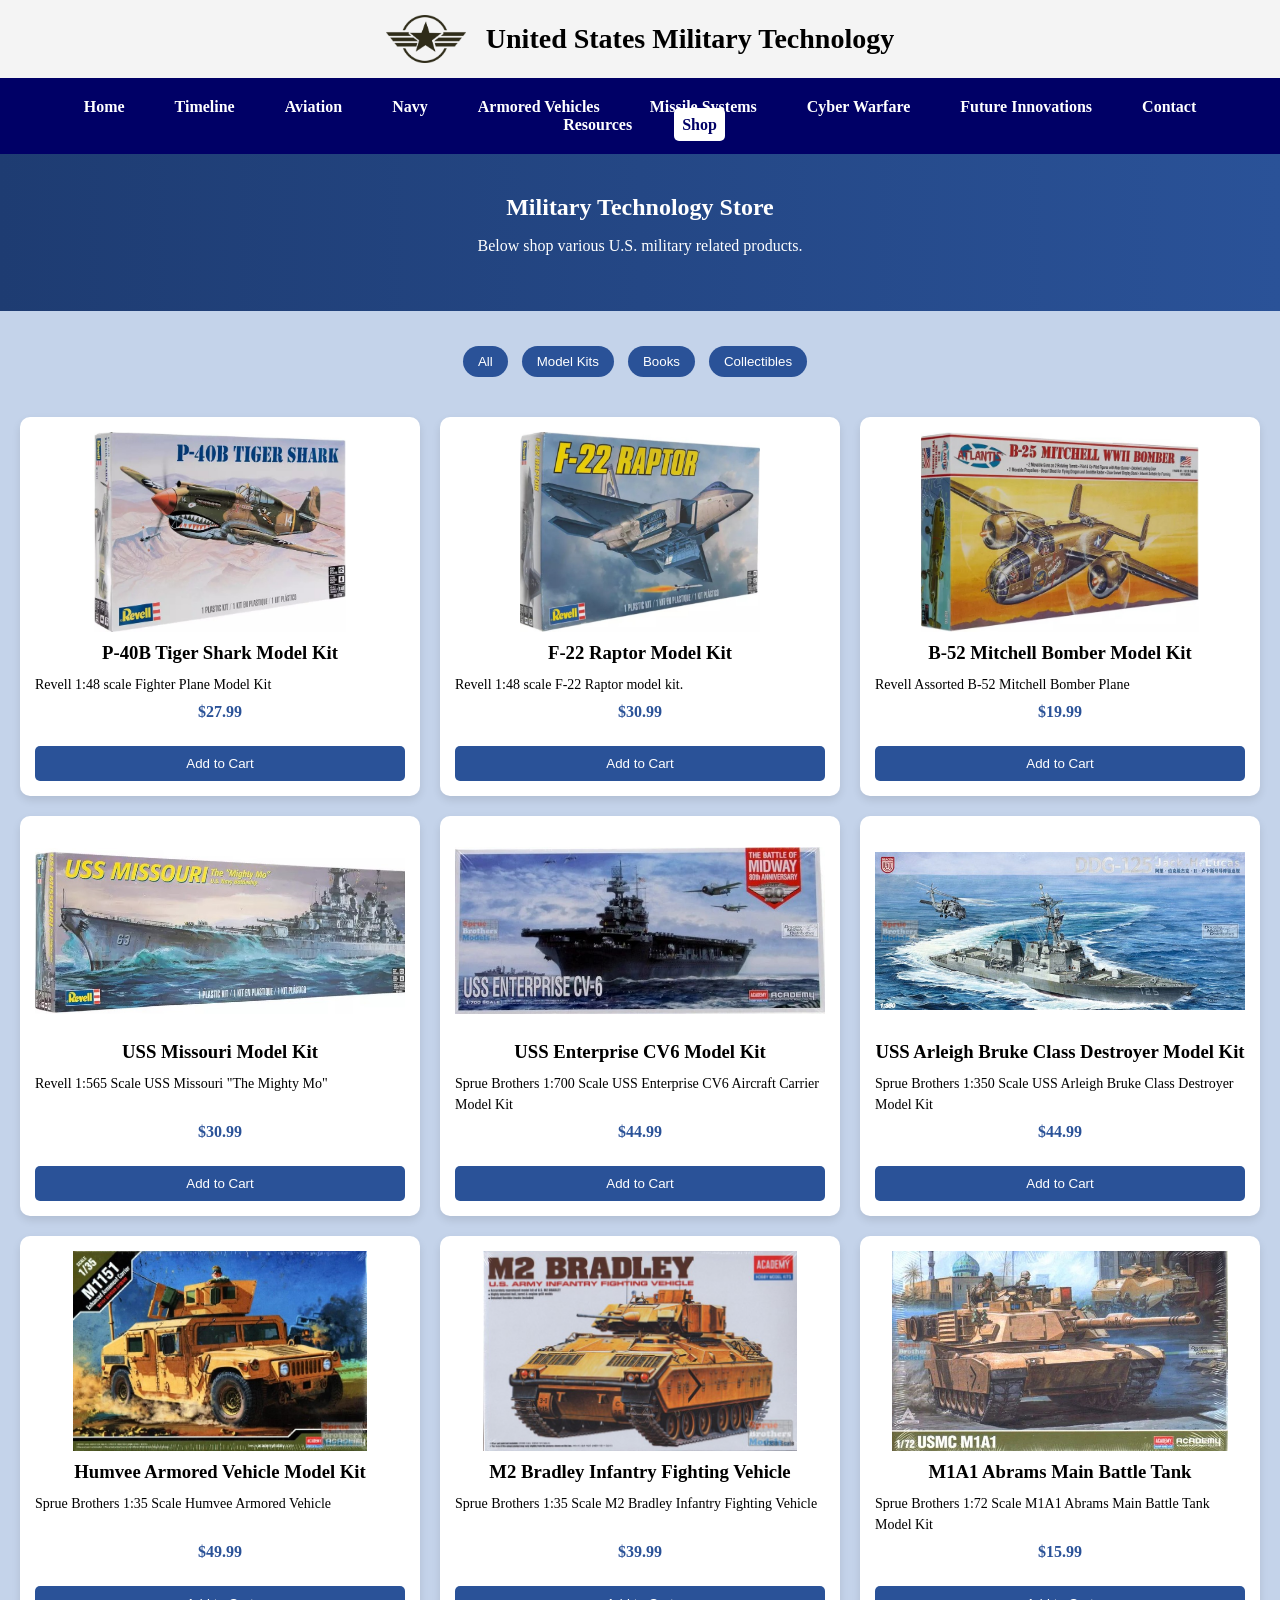
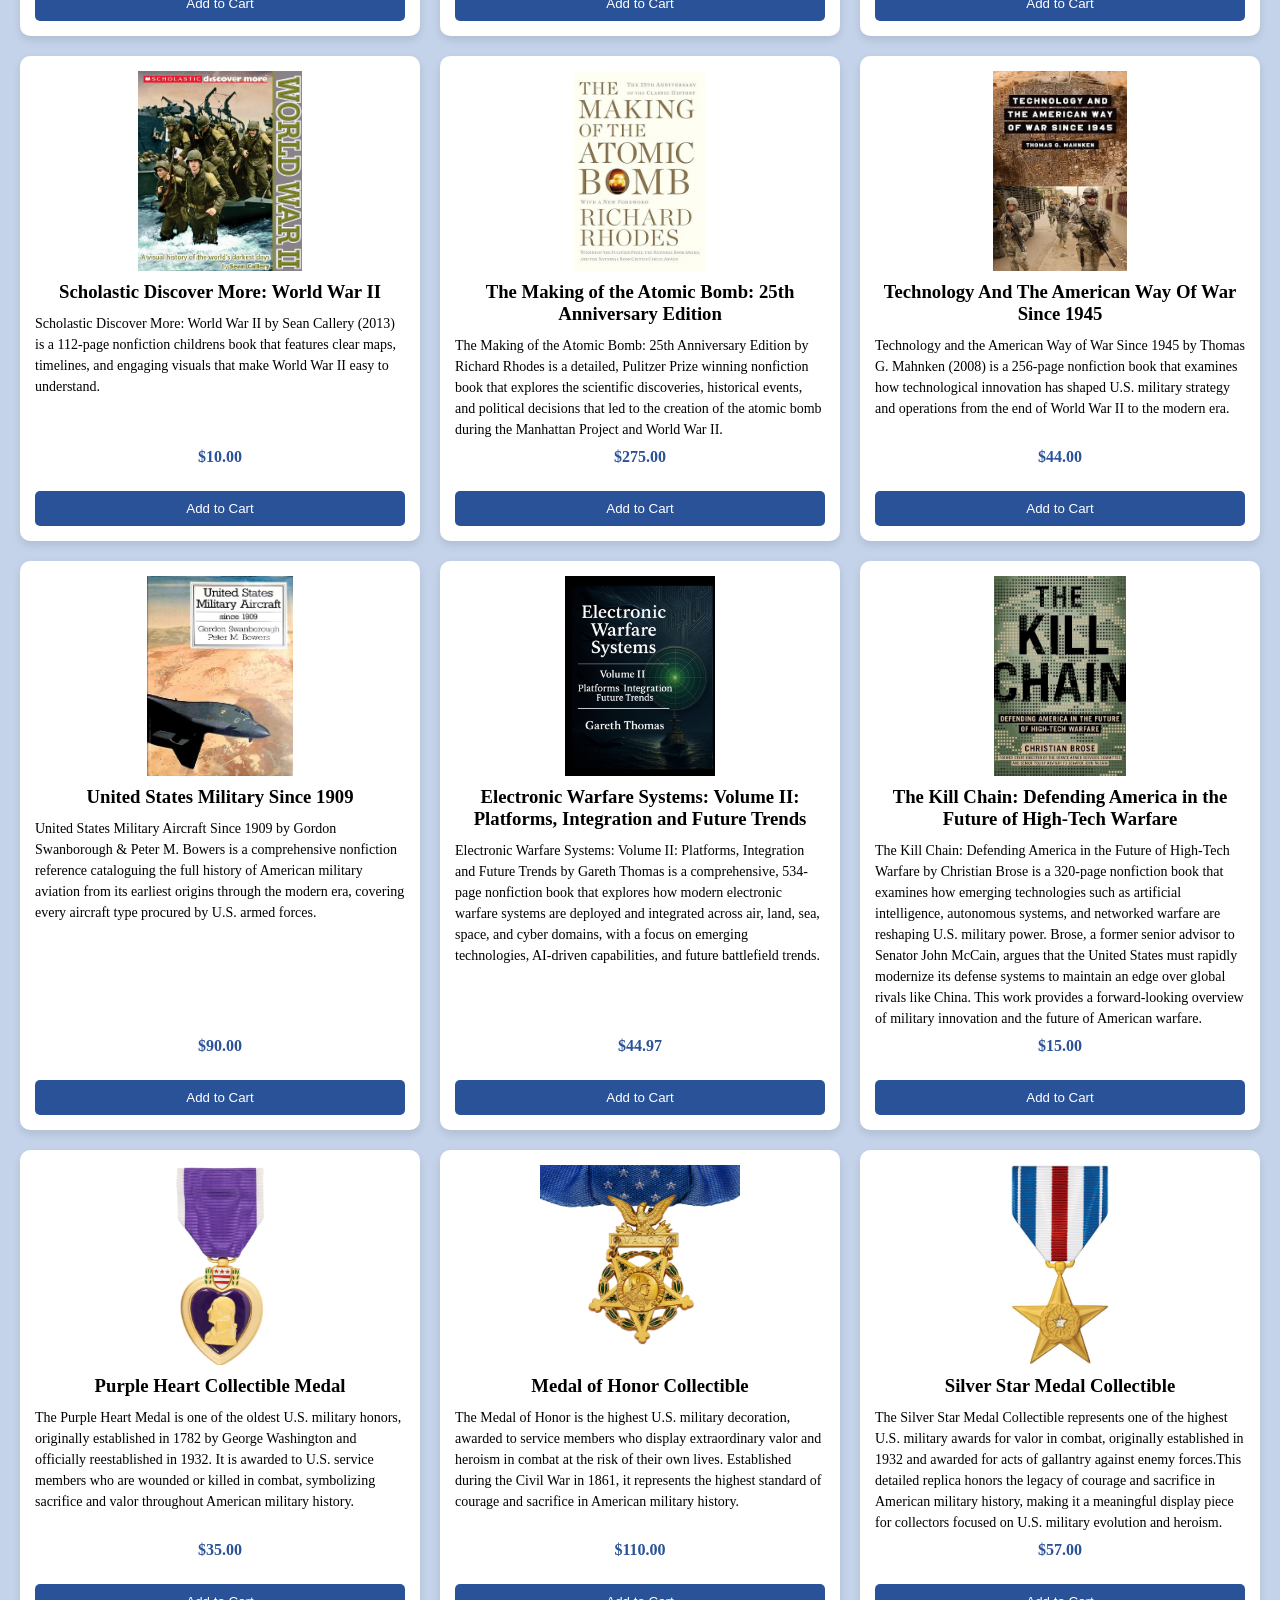
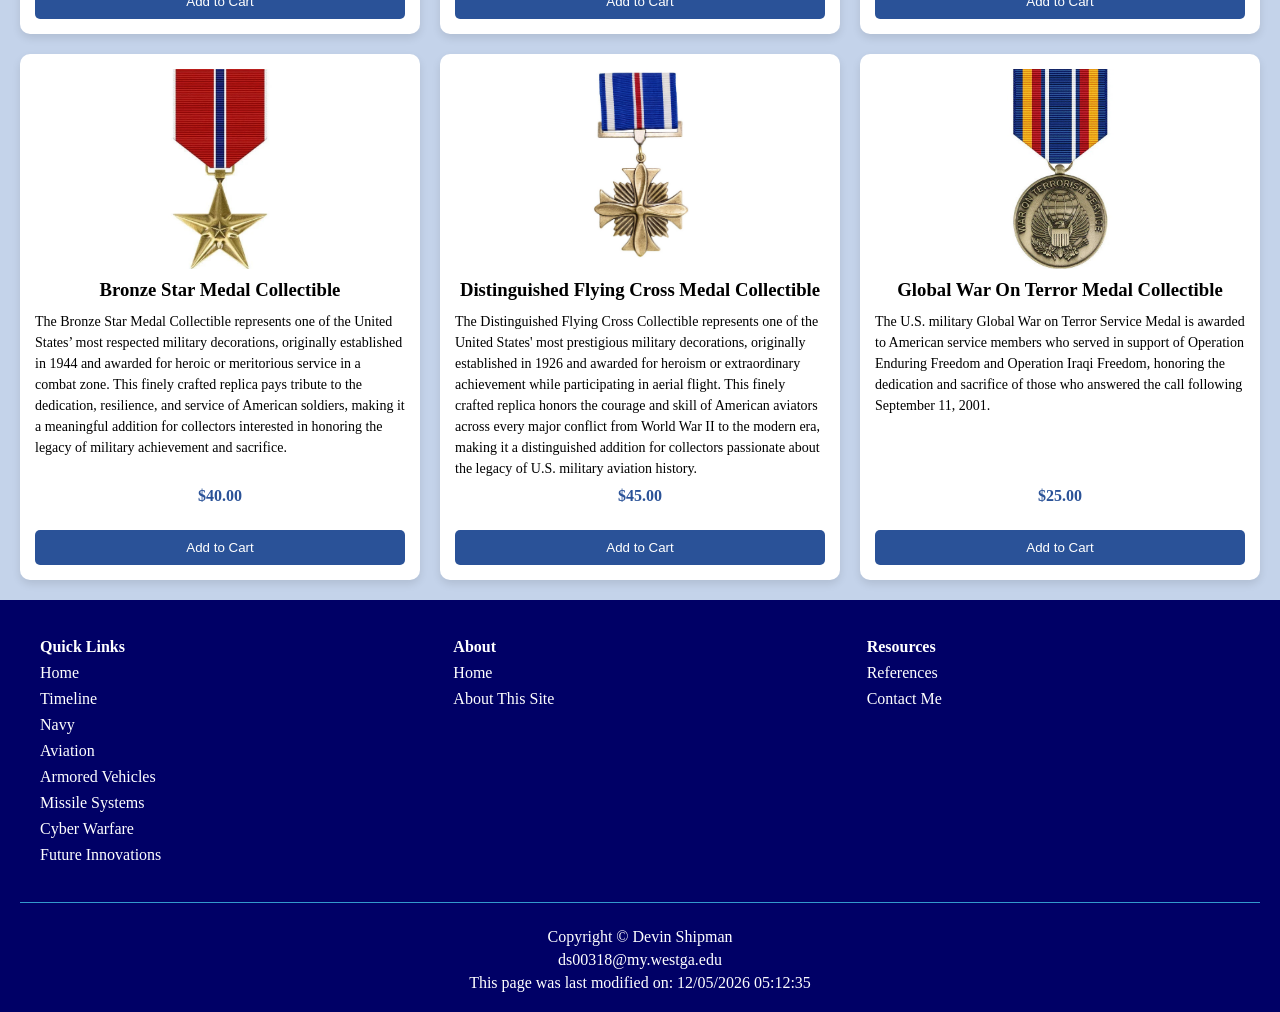
<file: products.html>
<!DOCTYPE html>
<html lang="en">

<head>
  <meta charset="UTF-8">
  <meta name="viewport" content="width=device-width, initial-scale=1.0">
  <meta name="description"
    content="Shop merchandise related to U.S. military history, including model kits, books, and collectible medals.">
  <title>Products | Military Technology</title>
  <link rel="stylesheet" href="project.css">
</head>

<body>

  <header class="top-header">
    <img src="images/logo1.png" alt="Logo" class="logo">
    <a href="index.html" class="site-title-link">
      <h1 class="site-title">United States Military Technology</h1>
    </a>
  </header>

  <nav>
    <ul class="navbar">
      <li><a href="index.html">Home</a></li>
      <li><a href="timeline.html">Timeline</a></li>
      <li><a href="aviation.html">Aviation</a></li>
      <li><a href="navy.html">Navy</a></li>
      <li><a href="armored-vehicles.html">Armored Vehicles</a></li>
      <li><a href="missile-systems.html">Missile Systems</a></li>
      <li><a href="cyber-warfare.html">Cyber Warfare</a></li>
      <li><a href="future-innovations.html">Future Innovations</a></li>
      <li><a href="contact.html">Contact</a></li>
      <li><a href="resources.html">Resources</a></li>
      <li><a href="products.html">Shop</a></li>
    </ul>
  </nav>

  <main>

    <section class="store-header">
      <h2>Military Technology Store</h2>
      <p>Below shop various U.S. military related products.</p>
    </section>

    <div class="filters">
      <button class="btn filter-btn active" data-filter="all">All</button>
      <button class="btn filter-btn active" data-filter="model-kits">Model Kits</button>
      <button class="btn filter-btn active" data-filter="books">Books</button>
      <button class="btn filter-btn active" data-filter="collectibles">Collectibles</button>
    </div>

    <section class="product-grid">

      <div class="product-card" data-category="model-kits">
        <img src="images/P-40B_Model_Kit.jpg" alt="P-40B Tiger Shark Model Kit">
        <h3>P-40B Tiger Shark Model Kit</h3>
        <p>Revell 1:48 scale Fighter Plane Model Kit</p>
        <span class="price">$27.99</span>
        <form method="get" action="https://www.aitsafe.com/cf/add.cfm">
          <input type="hidden" name="userid" value="19113265">
          <input type="hidden" name="product" value="P-40B Tiger Shark Model Kit">
          <input type="hidden" name="price" value="27.99">
          <input type="hidden" name="qty" value="1">
          <input type="submit" value="Add to Cart" class="btn">
        </form>
      </div>

      <div class="product-card" data-category="model-kits">
        <img src="images/F22_Model_Kit.jpg" alt="F-22 Model Kit">
        <h3>F-22 Raptor Model Kit</h3>
        <p>Revell 1:48 scale F-22 Raptor model kit.</p>
        <span class="price">$30.99</span>
        <form method="get" action="https://www.aitsafe.com/cf/add.cfm">
          <input type="hidden" name="userid" value="19113265">
          <input type="hidden" name="product" value="F-22 Raptor Model Kit">
          <input type="hidden" name="price" value="30.99">
          <input type="hidden" name="qty" value="1">
          <input type="submit" value="Add to Cart" class="btn">
        </form>
      </div>

      <div class="product-card" data-category="model-kits">
        <img src="images/B52_Model_Kit.jpg" alt="B-52 Mitchell Bomber Model Kit">
        <h3>B-52 Mitchell Bomber Model Kit</h3>
        <p>Revell Assorted B-52 Mitchell Bomber Plane</p>
        <span class="price">$19.99</span>
        <form method="get" action="https://www.aitsafe.com/cf/add.cfm">
          <input type="hidden" name="userid" value="19113265">
          <input type="hidden" name="product" value="B-52 Bomber Model Kit">
          <input type="hidden" name="price" value="19.99">
          <input type="hidden" name="qty" value="1">
          <input type="submit" value="Add to Cart" class="btn">
        </form>
      </div>

      <div class="product-card" data-category="model-kits">
        <img src="images/USS_Missouri_Model_Kit.jpg" alt="USS Missouri Model Kit">
        <h3>USS Missouri Model Kit</h3>
        <p>Revell 1:565 Scale USS Missouri "The Mighty Mo"</p>
        <span class="price">$30.99</span>
        <form method="get" action="https://www.aitsafe.com/cf/add.cfm">
          <input type="hidden" name="userid" value="19113265">
          <input type="hidden" name="product" value="USS Missouri The Mighty Mo Model Kit">
          <input type="hidden" name="price" value="30.99">
          <input type="hidden" name="qty" value="1">
          <input type="submit" value="Add to Cart" class="btn">
        </form>
      </div>

      <div class="product-card" data-category="model-kits">
        <img src="images/USS_EnterpriseCV6_Model_Kit.jpg" alt="USS Enterprise CV6 Aircraft Carrier Model Kit">
        <h3>USS Enterprise CV6 Model Kit</h3>
        <p>Sprue Brothers 1:700 Scale USS Enterprise CV6 Aircraft Carrier Model Kit </p>
        <span class="price">$44.99</span>
        <form method="get" action="https://www.aitsafe.com/cf/add.cfm">
          <input type="hidden" name="userid" value="19113265">
          <input type="hidden" name="product" value="USS Enterprise CV6 Aircraft Carrier Model Kit">
          <input type="hidden" name="price" value="44.99">
          <input type="hidden" name="qty" value="1">
          <input type="submit" value="Add to Cart" class="btn">
        </form>
      </div>

      <div class="product-card" data-category="model-kits">
        <img src="images/USS_Arleigh_Bruke_Destroyer_Model_Kit.jpg" alt="USS Arleigh Bruke Class Destroyer Model Kit">
        <h3>USS Arleigh Bruke Class Destroyer Model Kit</h3>
        <p>Sprue Brothers 1:350 Scale USS Arleigh Bruke Class Destroyer Model Kit</p>
        <span class="price">$44.99</span>
        <form method="get" action="https://www.aitsafe.com/cf/add.cfm">
          <input type="hidden" name="userid" value="19113265">
          <input type="hidden" name="product" value="USS Arleigh Bruke Class Destroyer Model Kit">
          <input type="hidden" name="price" value="44.99">
          <input type="hidden" name="qty" value="1">
          <input type="submit" value="Add to Cart" class="btn">
        </form>
      </div>

      <div class="product-card" data-category="model-kits">
        <img src="images/Humvee_Model_Kit.jpg" alt="Humvee Model Kit">
        <h3>Humvee Armored Vehicle Model Kit</h3>
        <p>Sprue Brothers 1:35 Scale Humvee Armored Vehicle</p>
        <span class="price">$49.99</span>
        <form method="get" action="https://www.aitsafe.com/cf/add.cfm">
          <input type="hidden" name="userid" value="19113265">
          <input type="hidden" name="product" value="Humvee Armored Vehicle Model Kit">
          <input type="hidden" name="price" value="49.99">
          <input type="hidden" name="qty" value="1">
          <input type="submit" value="Add to Cart" class="btn">
        </form>
      </div>

      <div class="product-card" data-category="model-kits">
        <img src="images/M2_BradleyIFV_Model_Kit.jpg" alt="M2 Bradley IFV Model Kit">
        <h3>M2 Bradley Infantry Fighting Vehicle</h3>
        <p>Sprue Brothers 1:35 Scale M2 Bradley Infantry Fighting Vehicle</p>
        <span class="price">$39.99</span>
        <form method="get" action="https://www.aitsafe.com/cf/add.cfm">
          <input type="hidden" name="userid" value="19113265">
          <input type="hidden" name="product" value="M2 Bradley IFV Model Kit">
          <input type="hidden" name="price" value="39.99">
          <input type="hidden" name="qty" value="1">
          <input type="submit" value="Add to Cart" class="btn">
        </form>
      </div>

      <div class="product-card" data-category="model-kits">
        <img src="images/M1A1_Abrams_Model_Kit.jpg" alt="M1A1 Abrams Model Kit">
        <h3>M1A1 Abrams Main Battle Tank</h3>
        <p>Sprue Brothers 1:72 Scale M1A1 Abrams Main Battle Tank Model Kit</p>
        <span class="price">$15.99</span>
        <form method="get" action="https://www.aitsafe.com/cf/add.cfm">
          <input type="hidden" name="userid" value="19113265">
          <input type="hidden" name="product" value="M1A1 Abrams Main Battle Tank Model Kit">
          <input type="hidden" name="price" value="15.99">
          <input type="hidden" name="qty" value="1">
          <input type="submit" value="Add to Cart" class="btn">
        </form>
      </div>

      <div class="product-card" data-category="books">
        <img src="images/World_War_2_KidsBook.jpg" alt="Scholastic Discover More: World War II">
        <h3>Scholastic Discover More: World War II</h3>
        <p>Scholastic Discover More: World War II by Sean Callery (2013) is a 112-page nonfiction childrens book that
          features clear maps, timelines, and engaging visuals that make World War II easy to understand.</p>
        <span class="price">$10.00</span>
        <form method="get" action="https://www.aitsafe.com/cf/add.cfm">
          <input type="hidden" name="userid" value="19113265">
          <input type="hidden" name="product" value="Scholastic Discover More: World War II">
          <input type="hidden" name="price" value="10.00">
          <input type="hidden" name="qty" value="1">
          <input type="submit" value="Add to Cart" class="btn">
        </form>
      </div>

      <div class="product-card" data-category="books">
        <img src="images/The_Making_Of_The_Atomic_Bomb.jpg"
          alt="The Making of the Atomic Bomb: 25th Anniversary Edition">
        <h3>The Making of the Atomic Bomb: 25th Anniversary Edition</h3>
        <p>The Making of the Atomic Bomb: 25th Anniversary Edition by Richard Rhodes is a detailed, Pulitzer
          Prize winning nonfiction book that explores the
          scientific discoveries, historical events, and political decisions that led to the creation of the atomic bomb
          during the Manhattan Project and World War II. </p>
        <span class="price">$275.00</span>
        <form method="get" action="https://www.aitsafe.com/cf/add.cfm">
          <input type="hidden" name="userid" value="19113265">
          <input type="hidden" name="product" value="The Making of the Atomic Bomb: 25th Anniversary Edition">
          <input type="hidden" name="price" value="275.00">
          <input type="hidden" name="qty" value="1">
          <input type="submit" value="Add to Cart" class="btn">
        </form>
      </div>

      <div class="product-card" data-category="books">
        <img src="images/Technology_And_The_American_Way_Book.jpg"
          alt="Technology And The American Way Of War Since 1945">
        <h3>Technology And The American Way Of War Since 1945</h3>
        <p>Technology and the American Way of War Since 1945 by Thomas G. Mahnken (2008) is a 256-page nonfiction book
          that examines how technological innovation has shaped U.S. military strategy and operations from the end of
          World War II to the modern era.</p>
        <span class="price">$44.00</span>
        <form method="get" action="https://www.aitsafe.com/cf/add.cfm">
          <input type="hidden" name="userid" value="19113265">
          <input type="hidden" name="product" value="Technology And The American Way Of War Since 1945">
          <input type="hidden" name="price" value="44.00">
          <input type="hidden" name="qty" value="1">
          <input type="submit" value="Add to Cart" class="btn">
        </form>
      </div>

      <div class="product-card" data-category="books">
        <img src="images/US_Military_Aircraft_Since_1909.jpg" alt="United States Military Since 1909">
        <h3>United States Military Since 1909</h3>
        <p>United States Military Aircraft Since 1909 by Gordon Swanborough & Peter M. Bowers is a comprehensive
          nonfiction reference cataloguing the full history of American military aviation from its earliest origins
          through the modern era, covering every aircraft type procured by U.S. armed forces.</p>
        <span class="price">$90.00</span>
        <form method="get" action="https://www.aitsafe.com/cf/add.cfm">
          <input type="hidden" name="userid" value="19113265">
          <input type="hidden" name="product" value="United States Military Since 1909">
          <input type="hidden" name="price" value="90.00">
          <input type="hidden" name="qty" value="1">
          <input type="submit" value="Add to Cart" class="btn">
        </form>
      </div>


      <div class="product-card" data-category="books">
        <img src="images/Electronic_Warfare_Systems.jpg"
          alt="Electronic Warfare Systems: Volume II: Platforms, Integration and Future Trends">
        <h3>Electronic Warfare Systems: Volume II: Platforms, Integration and Future Trends</h3>
        <p> Electronic Warfare Systems: Volume II: Platforms, Integration and Future Trends by Gareth Thomas is a
          comprehensive, 534-page nonfiction book that explores how modern electronic warfare systems are deployed and
          integrated across air, land, sea, space, and cyber domains, with a focus on emerging technologies, AI-driven
          capabilities, and future battlefield trends.</p>
        <span class="price">$44.97</span>
        <form method="get" action="https://www.aitsafe.com/cf/add.cfm">
          <input type="hidden" name="userid" value="19113265">
          <input type="hidden" name="product"
            value="Electronic Warfare Systems: Volume II: Platforms, Integration and Future Trends">
          <input type="hidden" name="price" value="44.97">
          <input type="hidden" name="qty" value="1">
          <input type="submit" value="Add to Cart" class="btn">
        </form>
      </div>

      <div class="product-card" data-category="books">
        <img src="images/The_Kill_Chain.jpg" alt="The Kill Chain">
        <h3>The Kill Chain: Defending America in the Future of High-Tech Warfare </h3>
        <p>The Kill Chain: Defending America in the Future of High-Tech Warfare by Christian Brose is a 320-page
          nonfiction book that examines how emerging technologies such as artificial intelligence, autonomous systems,
          and networked warfare are reshaping U.S. military power. Brose, a former senior advisor to Senator John
          McCain, argues that the United States must rapidly modernize its defense systems to maintain an edge over
          global rivals like China. This work provides a forward-looking overview of military innovation and the future
          of American warfare.</p>
        <span class="price">$15.00</span>
        <form method="get" action="https://www.aitsafe.com/cf/add.cfm">
          <input type="hidden" name="userid" value="19113265">
          <input type="hidden" name="product"
            value="The Kill Chain: Defending America in the Future of High-Tech Warfare">
          <input type="hidden" name="price" value="15.00">
          <input type="hidden" name="qty" value="1">
          <input type="submit" value="Add to Cart" class="btn">
        </form>
      </div>

      <div class="product-card" data-category="collectibles">
        <img src="images/Purple_Heart_Collectible.jpg" alt="Purple Heart Medal">
        <h3>Purple Heart Collectible Medal</h3>
        <p>The Purple Heart Medal is one of the oldest U.S. military honors, originally established in 1782 by George
          Washington and officially reestablished in 1932. It is awarded to U.S. service members who are wounded or
          killed in combat, symbolizing sacrifice and valor throughout American military history. </p>
        <span class="price">$35.00</span>
        <form method="get" action="https://www.aitsafe.com/cf/add.cfm">
          <input type="hidden" name="userid" value="19113265">
          <input type="hidden" name="product" value="Purple Heart Medal">
          <input type="hidden" name="price" value="35.00">
          <input type="hidden" name="qty" value="1">
          <input type="submit" value="Add to Cart" class="btn">
        </form>
      </div>

      <div class="product-card" data-category="collectibles">
        <img src="images/Medal_Of_Honor_Collectible.jpg" alt="Medal of Honor">
        <h3>Medal of Honor Collectible</h3>
        <p>The Medal of Honor is the highest U.S. military decoration, awarded to service members who display
          extraordinary valor and heroism in combat at the risk of their own lives. Established during the Civil War in
          1861, it represents the highest standard of courage and sacrifice in American military history. </p>
        <span class="price">$110.00</span>
        <form method="get" action="https://www.aitsafe.com/cf/add.cfm">
          <input type="hidden" name="userid" value="19113265">
          <input type="hidden" name="product" value="The Medal of Honor">
          <input type="hidden" name="price" value="110.00">
          <input type="hidden" name="qty" value="1">
          <input type="submit" value="Add to Cart" class="btn">
        </form>
      </div>

      <div class="product-card" data-category="collectibles">
        <img src="images/Silver_Star_Medal.jpg" alt="Silver Star Medal">
        <h3>Silver Star Medal Collectible</h3>
        <p>The Silver Star Medal Collectible represents one of the highest U.S. military awards for valor in combat,
          originally established in 1932 and awarded for acts of gallantry against enemy forces.This detailed replica
          honors the legacy of courage and sacrifice in American military history, making it a
          meaningful display piece for collectors focused on U.S. military evolution and heroism.</p>
        <span class="price">$57.00</span>
        <form method="get" action="https://www.aitsafe.com/cf/add.cfm">
          <input type="hidden" name="userid" value="19113265">
          <input type="hidden" name="product" value="Silver Star Medal">
          <input type="hidden" name="price" value="57.00">
          <input type="hidden" name="qty" value="1">
          <input type="submit" value="Add to Cart" class="btn">
        </form>
      </div>

      <div class="product-card" data-category="collectibles">
        <img src="images/Bronze_Star_Medal_Collectible.jpg" alt="Bronze Star Medal">
        <h3>Bronze Star Medal Collectible</h3>
        <p>The Bronze Star Medal Collectible represents one of the United States’ most respected military decorations,
          originally established in 1944 and awarded for heroic or meritorious service in a combat zone. This finely
          crafted replica pays tribute to the dedication, resilience, and service of American soldiers, making it a
          meaningful addition for collectors interested in honoring the legacy of military achievement and sacrifice.
        </p>
        <span class="price">$40.00</span>
        <form method="get" action="https://www.aitsafe.com/cf/add.cfm">
          <input type="hidden" name="userid" value="19113265">
          <input type="hidden" name="product" value="Bronze Star Medal">
          <input type="hidden" name="price" value="40.00">
          <input type="hidden" name="qty" value="1">
          <input type="submit" value="Add to Cart" class="btn">
        </form>
      </div>

      <div class="product-card" data-category="collectibles">
        <img src="images/Distinguished_Flying_Cross_Collectible.jpg" alt="Distinguished Flying Cross Medal">
        <h3>Distinguished Flying Cross Medal Collectible</h3>
        <p>The Distinguished Flying Cross Collectible represents one of the United States' most prestigious military
          decorations, originally established in 1926 and awarded for heroism or extraordinary achievement while
          participating in aerial flight. This finely crafted replica honors the courage and skill of American
          aviators across every major conflict from World War II to the modern era, making it a distinguished
          addition for collectors passionate about the legacy of U.S. military aviation history.
        </p>
        <span class="price">$45.00</span>
        <form method="get" action="https://www.aitsafe.com/cf/add.cfm">
          <input type="hidden" name="userid" value="19113265">
          <input type="hidden" name="product" value="Distinguished Flying Cross Medal Collectible">
          <input type="hidden" name="price" value="45.00">
          <input type="hidden" name="qty" value="1">
          <input type="submit" value="Add to Cart" class="btn">
        </form>
      </div>

      <div class="product-card" data-category="collectibles">
        <img src="images/Global_War_On_Terror_Medal.jpg" alt="Global War On Terror Medal">
        <h3>Global War On Terror Medal Collectible</h3>
        <p>The U.S. military Global War on Terror Service Medal is awarded to American service members who served in
          support
          of Operation Enduring Freedom and Operation Iraqi Freedom, honoring the dedication and sacrifice of those who
          answered the call following September 11, 2001.</p>
        <span class="price">$25.00</span>
        <form method="get" action="https://www.aitsafe.com/cf/add.cfm">
          <input type="hidden" name="userid" value="19113265">
          <input type="hidden" name="product" value="Distinguished Flying Cross Medal Collectible">
          <input type="hidden" name="price" value="25.00">
          <input type="hidden" name="qty" value="1">
          <input type="submit" value="Add to Cart" class="btn">
        </form>
      </div>
    </section>
  </main>
  <script src="script.js"></script>

  <footer>
    <div class="footer-container">

      <div class="footer-section">
        <p><strong>Quick Links</strong></p>
        <p><a href="index.html">Home</a></p>
        <p><a href="timeline.html">Timeline</a></p>
        <p><a href="navy.html">Navy</a></p>
        <p><a href="aviation.html">Aviation</a></p>
        <p><a href="armored-vehicles.html">Armored Vehicles</a></p>
        <p><a href="missile-systems.html">Missile Systems</a></p>
        <p><a href="cyber-warfare.html">Cyber Warfare</a></p>
        <p><a href="future-innovations.html">Future Innovations</a></p>
      </div>

      <div class="footer-section">
        <p><strong>About</strong></p>
        <p><a href="index.html">Home</a></p>
        <p><a href="timeline.html">About This Site</a></p>
      </div>

      <div class="footer-section">
        <p><strong>Resources</strong></p>
        <p><a href="resources.html">References</a></p>
        <p><a href="mailto:ds00318@my.westga.edu">Contact Me</a></p>
      </div>

    </div>

    <div class="footer-copyright">
      <p>Copyright &copy; Devin Shipman</p>
      <p><a href="mailto:ds00318@my.westga.edu">ds00318@my.westga.edu</a></p>
      <div>
        <script>
          document.write("This page was last modified on: " + document.lastModified)
        </script>
      </div>
    </div>
  </footer>

</body>

</html>
</file>
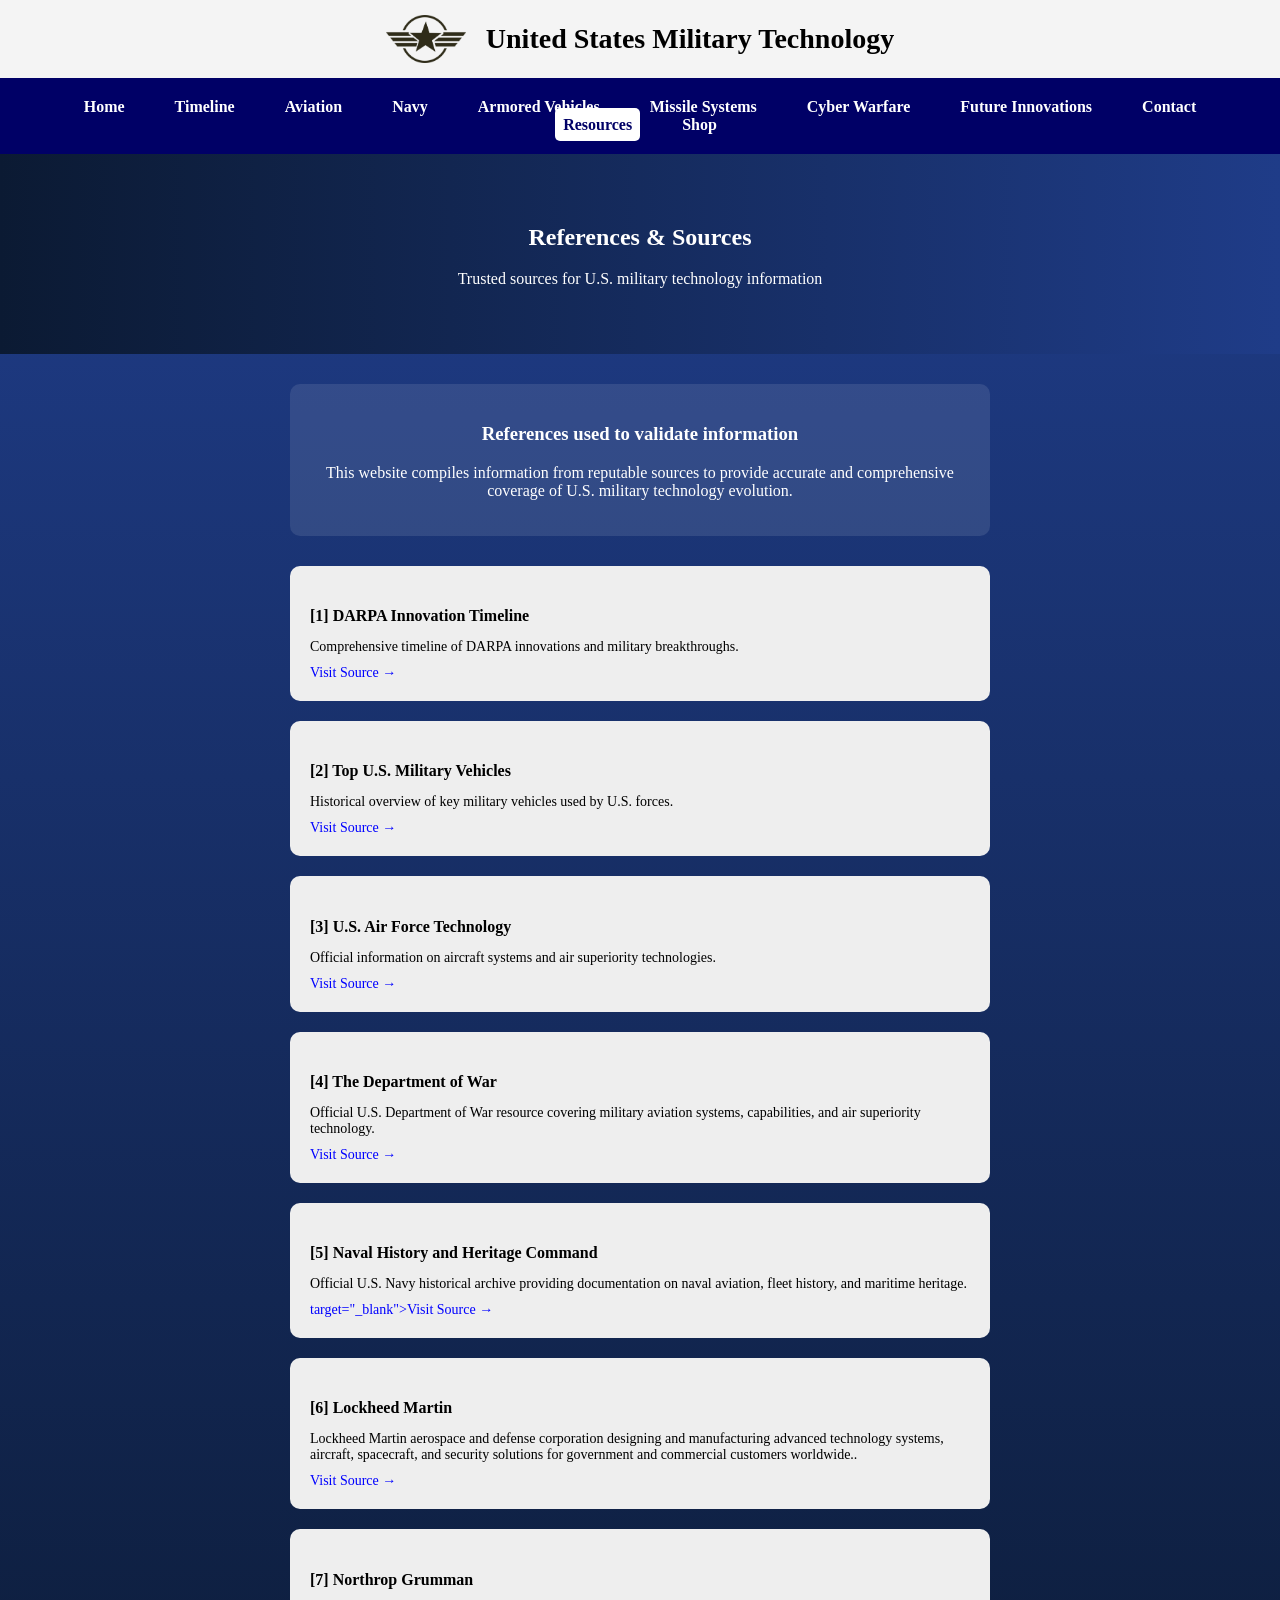
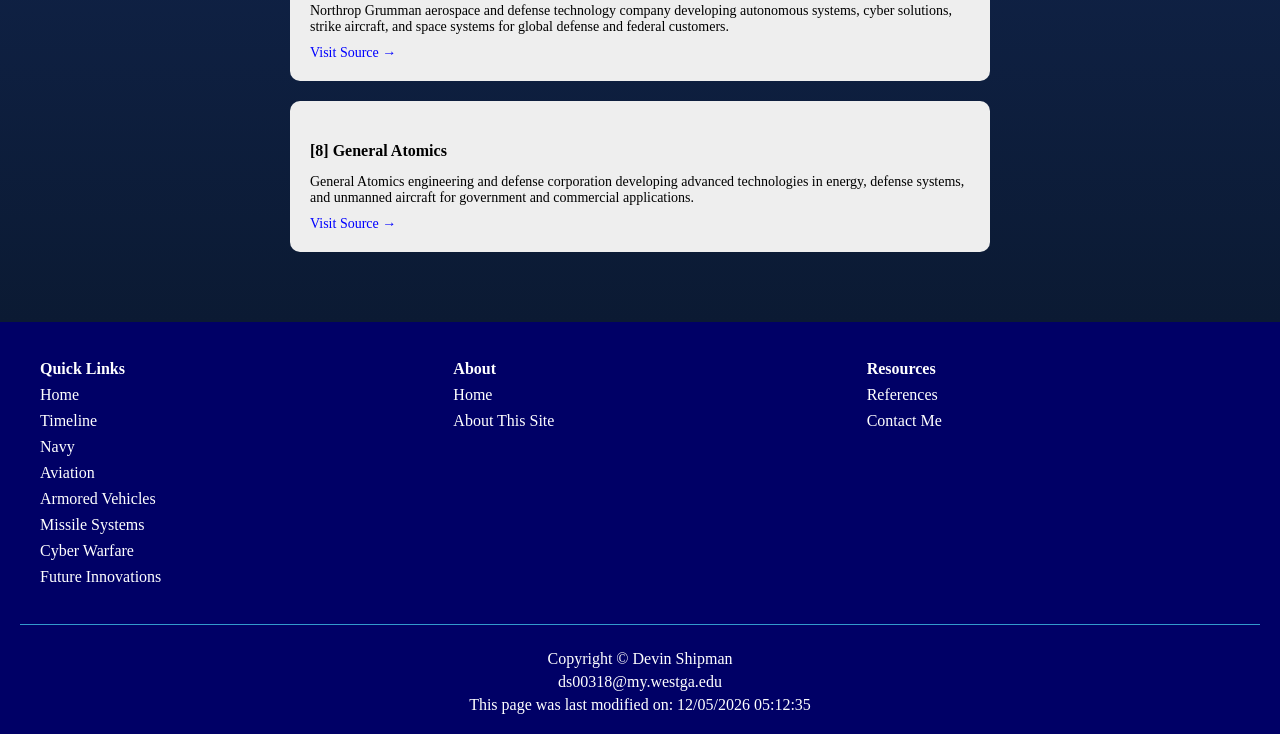
<file: resources.html>
<!DOCTYPE html>
<html lang="en">

<head>
  <meta charset="UTF-8">
  <meta name="viewport" content="width=device-width, initial-scale=1.0">
  <meta name="description"
    content="References and trusted sources used to research U.S. military technology, including DARPA, the U.S. Air Force, Lockheed Martin, and more.">
  <title>Resources | Military Technology</title>
  <link rel="stylesheet" href="project.css">
</head>

<body>

  <header class="top-header">
    <img src="images/logo1.png" alt="United States Military Technology website logo" class="logo">
   <a href="index.html" class="site-title-link">
      <h1 class="site-title">United States Military Technology</h1>
    </a>
  </header>

  <nav>
    <ul class="navbar">
      <li><a href="index.html">Home</a></li>
      <li><a href="timeline.html">Timeline</a></li>
      <li><a href="aviation.html">Aviation</a></li>
      <li><a href="navy.html">Navy</a></li>
      <li><a href="armored-vehicles.html">Armored Vehicles</a></li>
      <li><a href="missile-systems.html">Missile Systems</a></li>
      <li><a href="cyber-warfare.html">Cyber Warfare</a></li>
      <li><a href="future-innovations.html">Future Innovations</a></li>
      <li><a href="contact.html">Contact</a></li>
      <li><a href="resources.html">Resources</a></li>
      <li><a href="products.html">Shop</a></li>
    </ul>
  </nav>

  <main class="reference-main">

    <section class="references-hero">
      <h2>References & Sources</h2>
      <p>Trusted sources for U.S. military technology information</p>
    </section>

    <section class="references-about">
      <h3>References used to validate information</h3>
      <p>
        This website compiles information from reputable sources to provide accurate and comprehensive
        coverage of U.S. military technology evolution.
      </p>
    </section>

    <section class="references-list">

      <div class="reference-card">
        <div class="ref-content">
          <h4>[1] DARPA Innovation Timeline</h4>
          <p>Comprehensive timeline of DARPA innovations and military breakthroughs.</p>
          <a href="https://www.darpa.mil/about/innovation-timeline" target="_blank">Visit Source →</a>
        </div>
      </div>

      <div class="reference-card">
        <div class="ref-content">
          <h4>[2] Top U.S. Military Vehicles</h4>
          <p>Historical overview of key military vehicles used by U.S. forces.</p>
          <a href="https://www.history.com/articles/top-us-military-vehicles" target="_blank">Visit Source →</a>
        </div>
      </div>

      <div class="reference-card">
        <div class="ref-content">
          <h4>[3] U.S. Air Force Technology</h4>
          <p>Official information on aircraft systems and air superiority technologies.</p>
          <a href="https://www.af.mil" target="_blank">Visit Source →</a>
        </div>
      </div>

      <div class="reference-card">
        <div class="ref-content">
          <h4>[4] The Department of War</h4>
          <p>Official U.S. Department of War resource covering military aviation systems, capabilities, and air
            superiority technology.</p>
          <a href="https://www.war.gov/ " target="_blank">Visit Source →</a>
        </div>
      </div>

      <div class="reference-card">
        <div class="ref-content">
          <h4>[5] Naval History and Heritage Command</h4>
          <p>Official U.S. Navy historical archive providing documentation on naval aviation, fleet history, and
            maritime heritage.</p>
          <a href="https://www.history.navy.mil/"> target="_blank">Visit Source →</a>
        </div>
      </div>

      <div class="reference-card">
        <div class="ref-content">
          <h4>[6] Lockheed Martin</h4>
          <p>Lockheed Martin aerospace and defense corporation designing and manufacturing advanced technology systems,
            aircraft, spacecraft, and security solutions for government and commercial customers worldwide..</p>
          <a href="https://www.lockheedmartin.com/" target="_blank">Visit Source →</a>
        </div>
      </div>

      <div class="reference-card">
        <div class="ref-content">
          <h4>[7] Northrop Grumman</h4>
          <p>Northrop Grumman aerospace and defense technology company developing autonomous systems, cyber solutions,
            strike aircraft, and space systems for global defense and federal customers.</p>
          <a href="https://www.northropgrumman.com/ " target="_blank">Visit Source →</a>
        </div>
      </div>

      <div class="reference-card">
        <div class="ref-content">
          <h4>[8] General Atomics </h4>
          <p>General Atomics engineering and defense corporation developing advanced technologies in energy, defense
            systems, and unmanned aircraft for government and commercial applications.</p>
          <a href="https://www.ga.com/" target="_blank">Visit Source →</a>
        </div>
      </div>

    </section>

  </main>

  <footer>
    <div class="footer-container">

      <div class="footer-section">
        <p><strong>Quick Links</strong></p>
        <p><a href="index.html">Home</a></p>
        <p><a href="timeline.html">Timeline</a></p>
        <p><a href="navy.html">Navy</a></p>
        <p><a href="aviation.html">Aviation</a></p>
        <p><a href="armored-vehicles.html">Armored Vehicles</a></p>
        <p><a href="missile-systems.html">Missile Systems</a></p>
        <p><a href="cyber-warfare.html">Cyber Warfare</a></p>
        <p><a href="future-innovations.html">Future Innovations</a></p>
      </div>

      <div class="footer-section">
        <p><strong>About</strong></p>
        <p><a href="index.html">Home</a></p>
        <p><a href="timeline.html">About This Site</a></p>
      </div>

      <div class="footer-section">
        <p><strong>Resources</strong></p>
        <p><a href="resources.html">References</a></p>
        <p><a href="mailto:ds00318@my.westga.edu">Contact Me</a></p>
      </div>

    </div>

    <div class="footer-copyright">
      <p>Copyright &copy; Devin Shipman</p>
      <p><a href="mailto:ds00318@my.westga.edu">ds00318@my.westga.edu</a></p>
      <div>
        <script>
          document.write("This page was last modified on: " + document.lastModified)
        </script>
      </div>
    </div>
  </footer>
  <script src="script.js"></script>
</body>

</html>
</file>
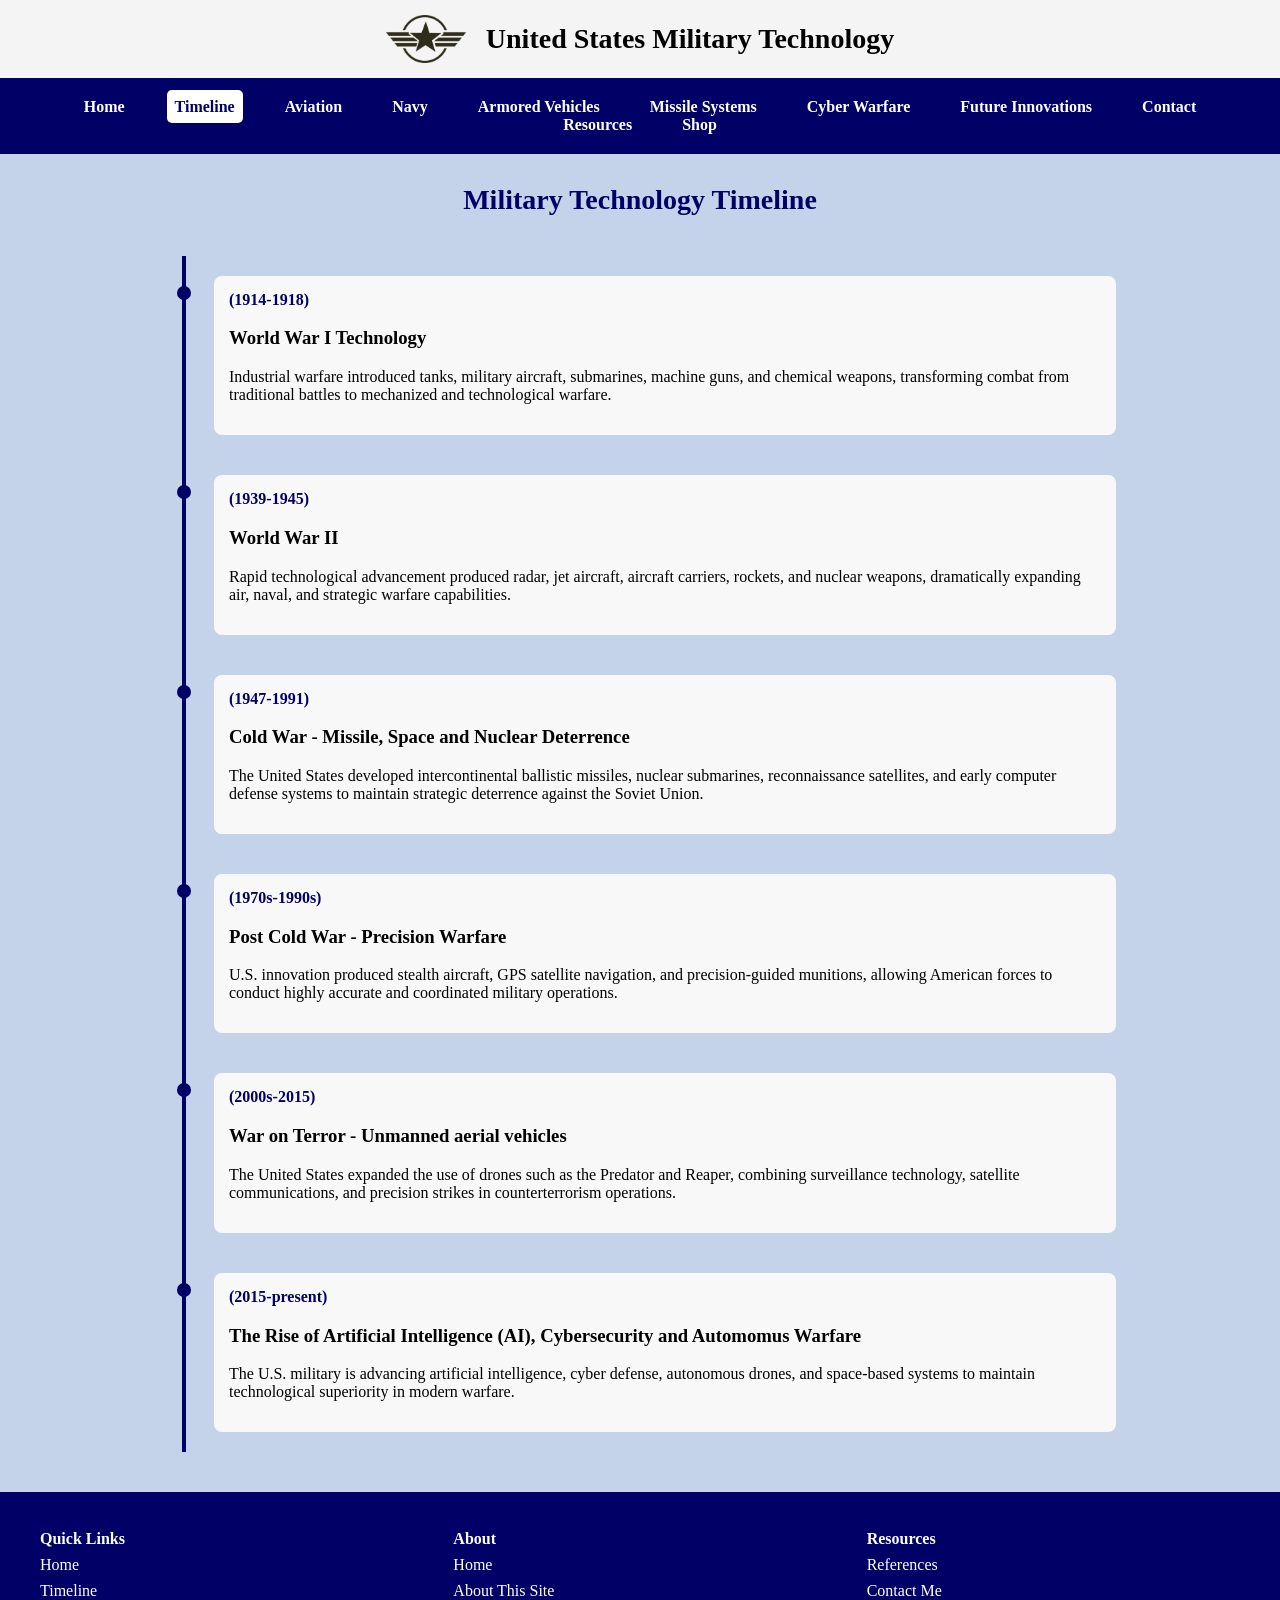
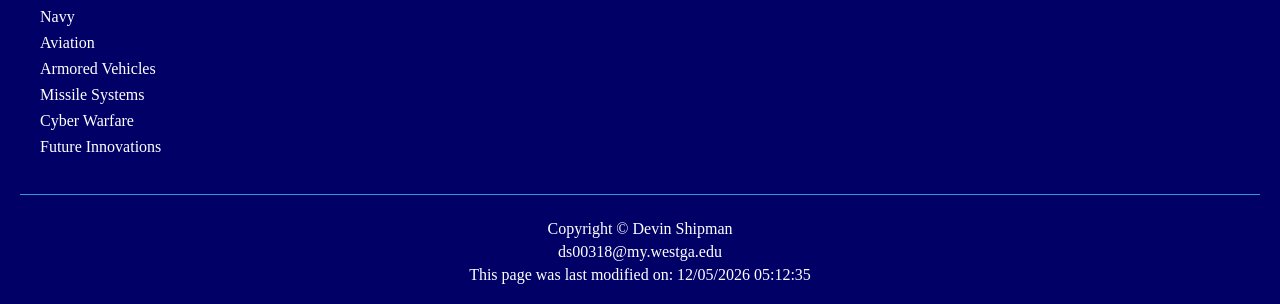
<file: timeline.html>
<!DOCTYPE html>
<html lang="en">

<head>
    <meta charset="UTF-8">
    <meta name="viewport" content="width=device-width, initial-scale=1.0">
    <meta name="description"
        content="This timeline highlights the major eras of U.S. military technology, showcasing key innovations from World War I to modern advancements.">
    <title>Timeline | Military Technology</title>
    <link rel="stylesheet" href="project.css">
</head>

<body>

    <header class="top-header">
        <img src="images/logo1.png" alt="Logo" class="logo">
        <a href="index.html" class="site-title-link">
            <h1 class="site-title">United States Military Technology</h1>
        </a>
    </header>

    <nav>
        <ul class="navbar">
            <li><a href="index.html">Home</a></li>
            <li><a href="timeline.html">Timeline</a></li>
            <li><a href="aviation.html">Aviation</a></li>
            <li><a href="navy.html">Navy</a></li>
            <li><a href="armored-vehicles.html">Armored Vehicles</a></li>
            <li><a href="missile-systems.html">Missile Systems</a></li>
            <li><a href="cyber-warfare.html">Cyber Warfare</a></li>
            <li><a href="future-innovations.html">Future Innovations</a></li>
            <li><a href="contact.html">Contact</a></li>
            <li><a href="resources.html">Resources</a></li>
            <li><a href="products.html">Shop</a></li>
        </ul>
    </nav>

    <main>

        <section class="content-section">

            <h2 class="section-title">Military Technology Timeline</h2>

            <div class="timeline">


                <div class="event">
                    <div class="timeline-card">
                        <div class="year"> (1914-1918) </div>
                        <h3>World War I Technology</h3>
                        <p>
                            Industrial warfare introduced tanks, military aircraft, submarines, machine guns, and
                            chemical
                            weapons, transforming combat from traditional battles to mechanized and technological
                            warfare.
                        </p>
                    </div>
                </div>

                <div class="event">
                    <div class="timeline-card">
                        <div class="year"> (1939-1945) </div>
                        <h3>World War II </h3>
                        <p>
                            Rapid technological advancement produced radar, jet aircraft, aircraft carriers, rockets,
                            and
                            nuclear weapons, dramatically expanding air, naval, and strategic warfare capabilities.
                        </p>
                    </div>
                </div>

                <div class="event">
                    <div class="timeline-card">
                        <div class="year"> (1947-1991) </div>
                        <h3>Cold War - Missile, Space and Nuclear Deterrence</h3>
                        <p>
                            The United States developed intercontinental ballistic missiles, nuclear submarines,
                            reconnaissance satellites, and early computer defense systems to maintain strategic
                            deterrence
                            against the Soviet Union.
                        </p>
                    </div>
                </div>

                <div class="event">
                    <div class="timeline-card">
                        <div class="year"> (1970s-1990s) </div>
                        <h3>Post Cold War - Precision Warfare</h3>
                        <p>
                            U.S. innovation produced stealth aircraft, GPS satellite navigation, and precision-guided
                            munitions, allowing American forces to conduct highly accurate and coordinated military
                            operations.
                        </p>
                    </div>
                </div>

                <div class="event">
                    <div class="timeline-card">
                        <div class="year"> (2000s-2015) </div>
                        <h3>War on Terror - Unmanned aerial vehicles </h3>
                        <p>
                            The United States expanded the use of drones such as the Predator and Reaper, combining
                            surveillance technology, satellite communications, and precision strikes in counterterrorism
                            operations.
                        </p>
                    </div>
                </div>

                <div class="event">
                    <div class="timeline-card">
                        <div class="year">(2015-present)</div>
                        <h3>The Rise of Artificial Intelligence (AI), Cybersecurity and Automomus Warfare</h3>
                        <p>
                            The U.S. military is advancing artificial intelligence, cyber defense, autonomous drones,
                            and
                            space-based systems to maintain technological superiority in modern warfare.
                        </p>
                    </div>
                </div>

            </div>

        </section>

    </main>

    <footer>
        <div class="footer-container">

            <div class="footer-section">
                <p><strong>Quick Links</strong></p>
                <p><a href="index.html">Home</a></p>
                <p><a href="timeline.html">Timeline</a></p>
                <p><a href="navy.html">Navy</a></p>
                <p><a href="aviation.html">Aviation</a></p>
                <p><a href="armored-vehicles.html">Armored Vehicles</a></p>
                <p><a href="missile-systems.html">Missile Systems</a></p>
                <p><a href="cyber-warfare.html">Cyber Warfare</a></p>
                <p><a href="future-innovations.html">Future Innovations</a></p>
            </div>

            <div class="footer-section">
                <p><strong>About</strong></p>
                <p><a href="index.html">Home</a></p>
                <p><a href="timeline.html">About This Site</a></p>
            </div>

            <div class="footer-section">
                <p><strong>Resources</strong></p>
                <p><a href="resources.html">References</a></p>
                <p><a href="mailto:ds00318@my.westga.edu">Contact Me</a></p>
            </div>

        </div>

        <div class="footer-copyright">
            <p>Copyright &copy; Devin Shipman</p>
            <p><a href="mailto:ds00318@my.westga.edu">ds00318@my.westga.edu</a></p>
            <div>
                <script>
                    document.write("This page was last modified on: " + document.lastModified)
                </script>
            </div>
        </div>
    </footer>
    <script src="script.js"></script>
</body>

</html>
</file>
<file: project.css>
/* BASE */

* {
  box-sizing: border-box;
}

body {
  font-family: Georgia, 'Times New Roman', Times, serif;
  margin: 0;
  text-align: center;
  background-color: #c4d3ea;
}

/* HEADER */

.top-header {
  display: flex;
  justify-content: center;
  align-items: center;
  background: #f4f4f4;
  padding: 15px;
  gap: 20px;
}

.logo {
  width: 80px;
}

.site-title {
  margin: 0;
  font-size: clamp(20px, 4vw, 28px);
}

.site-title-link {
  text-decoration: none;
  color: inherit;
}

/* NAVBAR */

.navbar {
  list-style: none;
  margin: 0;
  padding:  20px 10px;
  background: #000066;
}

.navbar li {
  display: inline;
  margin: 0 15px;
}

.navbar a {
  color: white;
  text-decoration: none;
  font-weight: bold;
  padding: 8px;
}

.navbar a:focus-visible {
  outline: 3px solid #3399CC;
  outline-offset: 2px;
}

.navbar a.active {
  background: white;
  color: #000066;
  border-radius: 5px;
}

/* HERO */

.hero {
  background-image: linear-gradient(rgba(0, 0, 0, .45), rgba(0, 0, 0, .45)), url("images/hero_image1.jpg");
  background-position: center;
  background-size: cover;
  background-repeat: no-repeat;

  color: white;
  min-height: clamp(250px, 50vh, 420px);

  display: flex;
  flex-direction: column;
  justify-content: center;
  align-items: center;
}

/* BUTTONS */

.btn {
  display: inline-block;
  padding: 10px 25px;
  margin-top: 15px;
  background: #000066;
  color: white;
  text-decoration: none;
  border-radius: 5px;
}

.btn:hover {
  background: white;
  color: #000066;
}

.btn:focus-visible {
  outline: 3px solid #3399CC;
  outline-offset: 2px;
}

/* DESCRIPTION & SECTION TITLES */

.description {
  font-size: 16px;
  width: 80%;
  margin: 20px auto;
}

.section-title {
  font-size: 28px;
  margin: 30px 0 15px;
  color: #000066;
}

/* LEARN SECTION (HOME PAGE) */

.learn-section {
  display: grid;
  grid-template-columns: repeat(3, 1fr);
  gap: 30px;
  width: 90%;
  max-width: 1400px;
  margin: 30px auto;
}

.learn-card {
  background: #ffffff;
  padding: 0;
  border-radius: 12px;
  box-shadow: 0 4px 12px rgba(0, 0, 0, 0.08);
  text-align: left;
  overflow: hidden;
  display: flex;
  flex-direction: column;
  transition: transform 0.3s ease;
}

.learn-card a {
  margin: auto 20px 20px;
}

.learn-card img {
  width: 100%;
  height: 260px;
  object-fit: cover;
}

.learn-card h3 {
  margin: 18px 20px 8px;
}

.learn-card p {
  font-size: 14px;
  margin: 0 20px 4px;
}

.learn-card:hover {
  transform: translateY(-5px);
}

/* CONTENT SECTION */

.content-section {
  width: 100%;
  max-width: 1400px;
  margin: 0 auto;
  padding: 0 20px;
}

.content-card {
  display: flex;
  gap: 20px;
  background: #f8f8f8;
  padding: 15px;
  margin: 30px auto;

  max-width: 1600px;
  width: 100%;

  border-radius: 8px;
  text-align: left;
  align-items: stretch;
}

.content-card img {
  width: 35%;
  max-width: 350px;
  height: 100%;
  object-fit: cover;
  border-radius: 6px;
}

.image-column {
  width: 25%;
  display: flex;
  flex-direction: column;
  gap: 10px;
  justify-content: center;
  align-content: center;
}

.image-column img {
  width: 100%;
  height: 160px;
  object-fit: cover;
  border-radius: 6px;
  display: block;
}

.content-text {
  text-align: left;
  max-width: 900px;
  display: flex;
  flex-direction: column;
  flex: 1;
}

.content-card p {
  font-size: 16px;
  line-height: 1.5;
  margin-bottom: 12px;
}

.content-card a {
  display: inline-block;
  margin-top: 10px;
  color: #000066;
  text-decoration: none;
}

.content-card a:hover {
  text-decoration: underline;
}

/* TIMELINE */

.timeline {
  position: relative;
  width: 80%;
  margin: 40px auto;
}

.timeline-card {
  background: #f8f8f8;
  padding: 15px;
  border-radius: 8px;
  width: 100%;
}

.timeline::after {
  content: "";
  position: absolute;
  width: 4px;
  background: #000066;
  top: 0;
  bottom: 0;
  left: 38px;
  z-index: 0;
}

.event {
  position: relative;
  padding: 20px 20px 20px 70px;
  width: 100%;
  text-align: left;
}

.event::after {
  content: "";
  position: absolute;
  width: 14px;
  height: 14px;
  background: #000066;
  border-radius: 50%;
  top: 30px;
  left: 33px;
  z-index: 1;
}

.year {
  font-weight: bold;
  color: #000066;
}

/* TABLE */

.table-wrapper {
  overflow-x: auto;
  -webkit-overflow-scrolling: touch;
  width: 95%;
  margin: 30px auto;
}

.content-section table {
  width: 100%;
  margin: 0;
  border: 1px solid #3399CC;
  border-collapse: collapse;
  font-size: 14px;
}

caption {
  font-size: 18px;
  font-weight: bold;
  margin-bottom: 15px;
  color: #000066;
}

.content-section td,
.content-section th {
  padding: 10px;
  border: 1px solid #3399CC;
  vertical-align: top;
}

.content-section th {
  background-color: #000066;
  color: white;
  font-weight: bold;
}

.content-section td {
  text-align: left;
  background-color: #f8f8f8;
}

.content-section tr:nth-of-type(even) td {
  background-color: #DFEDF8;
}

.content-section td ul {
  margin: 0;
  padding-left: 20px;
}

.content-section td li {
  margin: 3px 0;
  text-align: left;
}

/* CONTACT */

.contact-hero {
  background: linear-gradient(to right, #0a1a33, #1f3c88);
  color: white;
  text-align: center;
  padding: 60px 20px;
}

.contact-hero h2 {
  font-size: clamp(26px, 5vw, 42px);
  margin-bottom: 10px;
}

.contact-hero p {
  font-size: 18px;
}

.contact-container {
  display: flex;
  justify-content: center;
  gap: 40px;
  padding: 50px 20px;
  background: linear-gradient(to right, #1f3c88, #233b6e);
  flex-wrap: wrap;
}

.contact-form {
  background: #e6e6e6;
  padding: 30px;
  border-radius: 15px;
  width: 400px;
  text-align: left;
}

.contact-form h3 {
  margin-bottom: 20px;
}

.contact-form label {
  display: block;
  margin-top: 15px;
  font-weight: bold;
}

.contact-form input,
.contact-form select,
.contact-form textarea {
  width: 100%;
  padding: 10px;
  margin-top: 5px;
  border-radius: 8px;
  border: 1px solid #ccc;
}

.contact-info {
  background: rgba(255, 255, 255, 0.1);
  color: white;
  padding: 30px;
  border-radius: 15px;
  width: 350px;
  text-align: left;
}

.contact-info h3 {
  margin-bottom: 20px;
}

.contact-info p {
  margin-bottom: 20px;
}

.contact-form .btn {
  width: 100%;
  margin-top: 20px;
  background: #000066;
}

.contact-form .btn:hover {
  background: white;
  color: #000066;
}

/* REFERENCES */

.references-hero {
  background: linear-gradient(to right, #0b1a33, #1f3c88);
  color: white;
  text-align: center;
  padding: 50px 20px;
}

.references-about {
  background: rgba(255, 255, 255, 0.1);
  color: white;
  max-width: 700px;
  margin: 30px auto;
  padding: 20px;
  border-radius: 10px;
  text-align: center;
}

.reference-main {
  background: linear-gradient(to bottom, #1f3c88, #0b1a33);
  padding-bottom: 0;
}

.reference-main+footer {
  margin-top: 0;
}

.references-list {
  max-width: 700px;
  margin: auto;
  padding-bottom: 50px;
}

.reference-card {
  background: #eee;
  border-radius: 10px;
  padding: 20px;
  margin-bottom: 20px;
  text-align: left;
}

.ref-content h4 {
  margin-bottom: 5px;
}

.ref-content p {
  font-size: 14px;
  margin-bottom: 8px;
}

.ref-content a {
  color: blue;
  font-size: 14px;
  text-decoration: none;
}

.ref-content a:hover {
  text-decoration: underline;
}

/* VIDEO */

.video-section {
  width: 100%;
  max-width: 1400px;
  margin: 50px auto;
  padding: 0 20px;
}

.video-container {
  display: flex;
  justify-content: center;
  margin-top: 20px;
  width: 100%;
}

.video-container iframe {
  width: 100%;
  max-width: 800px;
  aspect-ratio: 16 / 9;
  border-radius: 12px;
  box-shadow: 0 6px 16px rgba(0, 0, 0, 0.25);
  border: none;
}

/* FOOTER */

footer {
  background: #000066;
  color: white;
  padding: 30px 20px 20px;
  margin-top: 0;
  text-align: left;
}

.footer-container {
  display: flex;
  justify-content: space-between;
  flex-wrap: wrap;
  max-width: 1200px;
  margin: 0 auto;
  gap: 40px;
}

.footer-section {
  flex: 1;
  min-width: 150px;
}

.footer-section p {
  margin: 8px 0;
}

.footer-section a {
  color: white;
  text-decoration: none;
}

.footer-section a:hover {
  text-decoration: underline;
}

.footer-copyright {
  text-align: center;
  margin-top: 30px;
  padding-top: 20px;
  border-top: 1px solid #3399CC;
}

.footer-copyright p {
  margin: 5px 0;
}

.footer-copyright a {
  color: white;
  text-decoration: none;
}

.footer-copyright a:hover {
  text-decoration: underline;
}

/* STORE HEADER */

.store-header {
  background: linear-gradient(to right, #1e3c72, #2a5298);
  color: white;
  padding: 40px;
}

.store-header h2 {
  margin: 0;
}

/* FILTERS */

.filters {
  padding: 20px;
}

.filters h2 {
  position: absolute;
  left: -9999px;
}

.filters .btn {
  margin-right: 10px;
  padding: 8px 15px;
  border: none;
  border-radius: 20px;
}

.filters .active {
  background: #2a5298;
  color: white;
}

/* PRODUCT GRID */

.product-grid {
  display: grid;
  grid-template-columns: repeat(3, 1fr);
  gap: 20px;
  padding: 20px;
  align-items: stretch; 
}

.product-card {
  background: white;
  border-radius: 10px;
  padding: 15px;
  box-shadow: 0 4px 8px rgba(0, 0, 0, 0.1);
  display: flex;          
  flex-direction: column; 
}

.product-card img {
  width: 100%;
  height: 200px;
  min-height: 200px;
  object-fit: contain;
}

.product-card h3 {
  margin: 10px 0;
}

.product-card p {
  flex: 1;    
  font-size: 14px;
  text-align: left;
  line-height: 1.5;
  margin: 0 0 8px;
}

.price {
  display: block;
  color: #2a5298;
  font-weight: bold;
  margin-top: auto; 
  margin-bottom: 10px;
}

.product-card .btn {
  background: #2a5298;
  color: white;
  border: none;
  padding: 10px;
  width: 100%;
  border-radius: 5px;
  cursor: pointer;
}

.product-card .btn:hover {
  background: #1e3c72;
}

/* RESPONSIVE — TABLET (max-width: 900px) */

@media (max-width: 900px) {

  .learn-section {
    grid-template-columns: repeat(2, 1fr);
  }

  .navbar {
    display: flex;
    flex-wrap: wrap;
    justify-content: center;
    gap: 5px;
    padding: 10px;
  }
 
  .navbar li {
    margin: 0;
  }
 
  .navbar a {
    display: block;
    padding: 8px 12px;
  }
 
  .content-card {
    flex-direction: column;
    align-items: center;
  }
 
  .content-card img {
    width: 80%;
    max-width: 500px;
  }
 
  .content-text {
    width: 100%;
  }
 
  .image-column {
    width: 100%;
    flex-direction: row;
    flex-wrap: wrap;
  }
 
  .image-column img {
    height: 140px;
    flex: 1 1 45%;
  }
 
  .contact-container {
    flex-direction: column;
    align-items: center;
  }
 
  .timeline {
    width: 95%;
  }
 
  .product-grid {
    grid-template-columns: repeat(2, 1fr);
  }
}

/* RESPONSIVE — MOBILE */

@media (max-width: 600px) {

  body {
    font-size: 16px;
  }

  .top-header {
    flex-direction: column;
  }

  .btn {
    width: 90%;
  }

  .learn-section {
    grid-template-columns: 1fr;
  }

  .learn-card img {
    height: auto;
  }

  .timeline::after {
    left: 18px;
  }

  .event {
    padding-left: 50px;
  }

  .event::after {
    left: 13px;
  }

  .product-grid {
    grid-template-columns: 1fr;
    padding: 10px;
  }

  .store-header {
    padding: 25px 15px;
  }

  .filters {
    padding: 15px 10px;
  }
}

/* RESPONSIVE — EXTRA SMALL */

@media (max-width: 400px) {

  .navbar li {
    display: block;
    margin: 5px 0;
  }

   .navbar a {
    font-size: 13px;
    padding: 6px 8px;
  }

  .description {
    width: 95%;
  }
}
</file>
